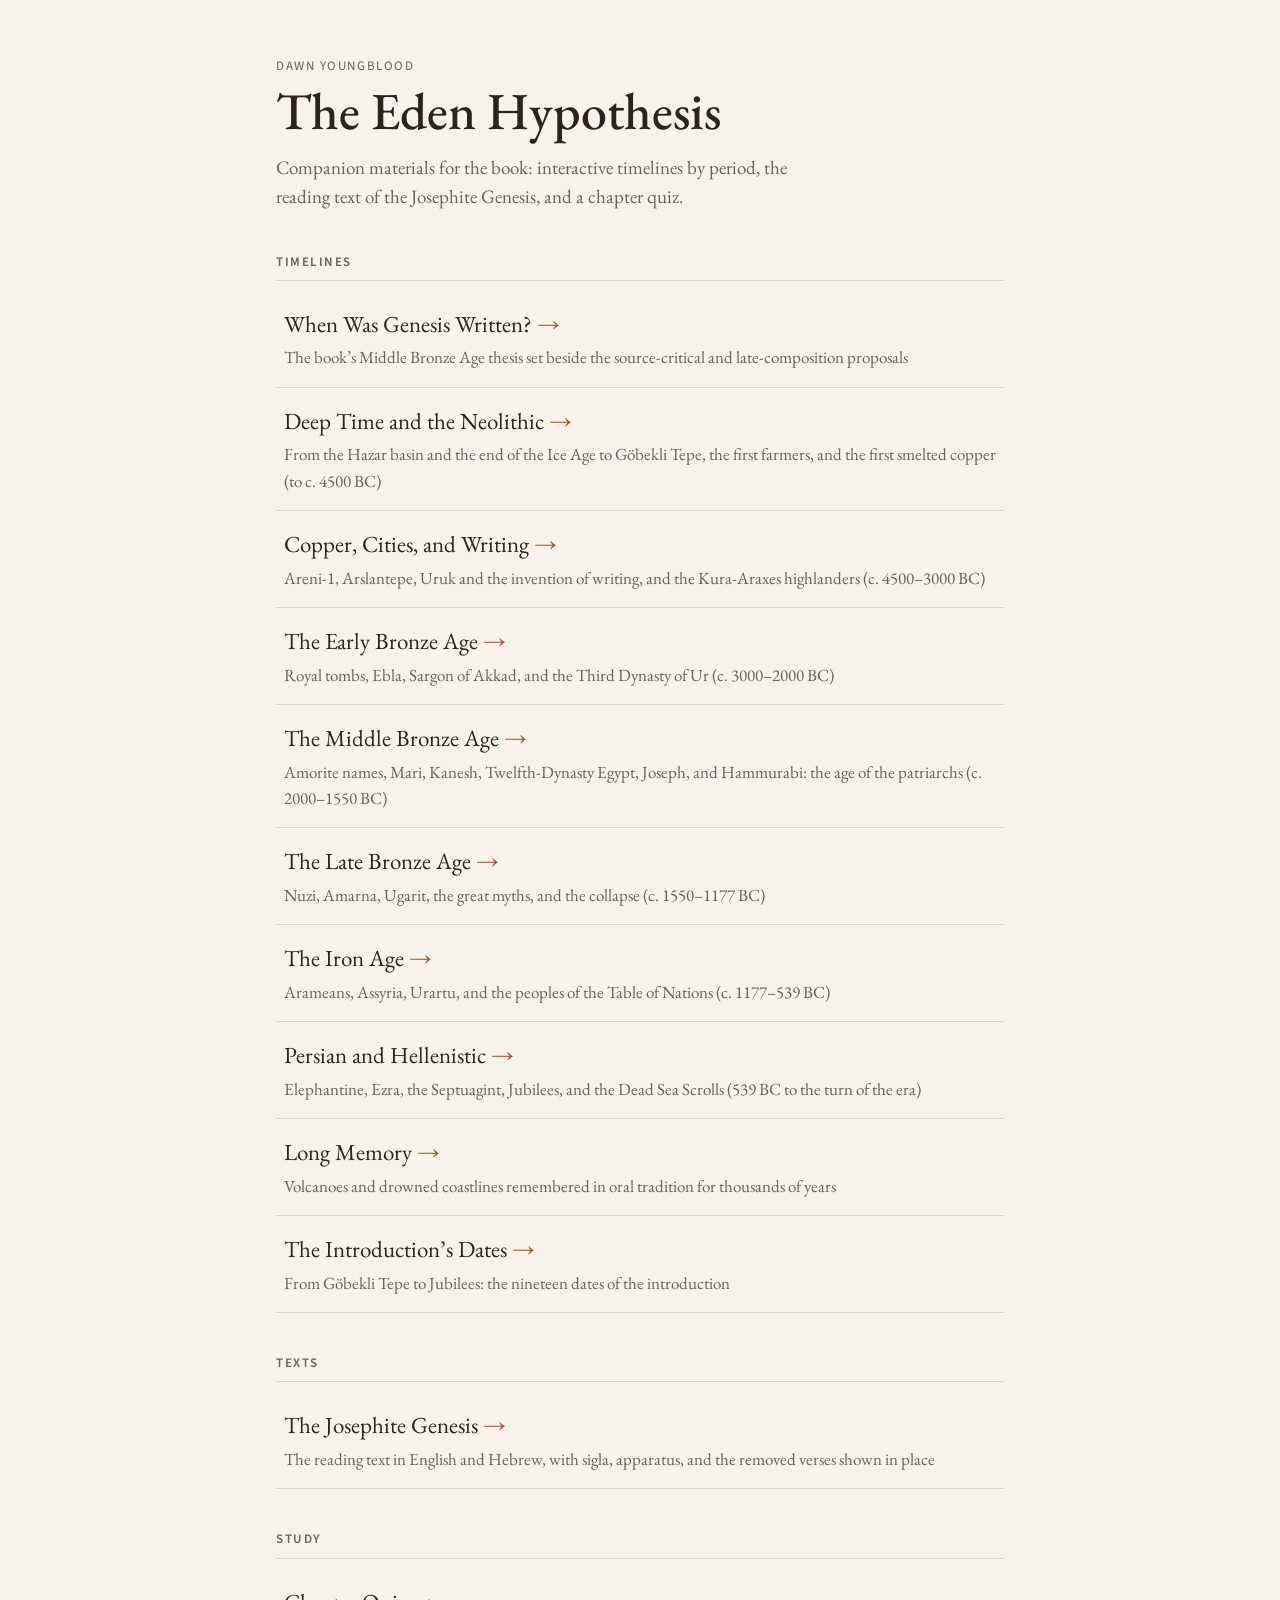
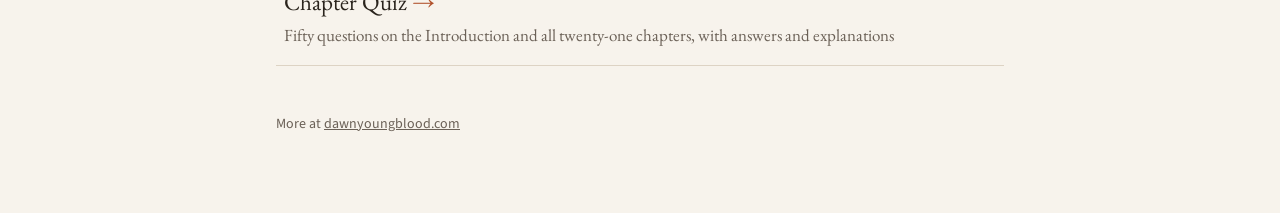
<file: index.html>
<!doctype html>
<html lang="en">
<head>
<meta charset="utf-8">
<meta name="viewport" content="width=device-width, initial-scale=1">
<title>The Eden Hypothesis</title>
<meta name="description" content="Companion materials for The Eden Hypothesis by Dawn Youngblood: interactive timelines, the Josephite Genesis reading text, and a chapter quiz.">
<link rel="preconnect" href="https://fonts.googleapis.com">
<link rel="preconnect" href="https://fonts.gstatic.com" crossorigin>
<link href="https://fonts.googleapis.com/css2?family=EB+Garamond:ital,wght@0,400;0,500;1,400&family=Source+Sans+3:wght@400;600&display=swap" rel="stylesheet">
<style>
:root{--bg:#f7f3ec;--surface:#fffdf8;--ink:#2a241d;--muted:#6b6157;--rule:#ddd3c4;--accent:#b0502a;
  --serif:"EB Garamond",Garamond,Georgia,serif;--sans:"Source Sans 3",system-ui,-apple-system,"Segoe UI",sans-serif}
@media (prefers-color-scheme: dark){:root:not([data-theme="light"]){--bg:#1b1815;--surface:#24201c;--ink:#ede6db;--muted:#a99e90;--rule:#3b342d;--accent:#e2865c}}
:root[data-theme="dark"]{--bg:#1b1815;--surface:#24201c;--ink:#ede6db;--muted:#a99e90;--rule:#3b342d;--accent:#e2865c}
*{box-sizing:border-box}
body{margin:0;background:var(--bg);color:var(--ink);font-family:var(--serif);font-size:19px;line-height:1.55;-webkit-font-smoothing:antialiased}
.wrap{max-width:760px;margin:0 auto;padding:56px 16px 64px}
.kicker{font-family:var(--sans);font-size:13px;letter-spacing:.12em;text-transform:uppercase;color:var(--muted);margin:0 0 8px}
h1{font-weight:500;font-size:clamp(36px,6vw,52px);line-height:1.05;margin:0 0 14px}
.lede{color:var(--muted);margin:0 0 40px;max-width:58ch}
h2{font-family:var(--sans);font-size:13px;letter-spacing:.12em;text-transform:uppercase;color:var(--muted);font-weight:600;margin:40px 0 10px;padding-bottom:8px;border-bottom:1px solid var(--rule)}
ul{list-style:none;margin:0;padding:0}
li{border-bottom:1px solid var(--rule)}
a.item{display:block;padding:16px 8px;color:inherit;text-decoration:none;border-radius:6px}
a.item:hover{background:var(--surface)}
a.item:focus-visible{outline:2px solid var(--accent);outline-offset:2px}
.t{font-size:23px;display:block}
.t::after{content:" →";color:var(--accent)}
.d{color:var(--muted);font-size:17px;display:block;margin-top:2px}
footer{margin-top:48px;font-family:var(--sans);font-size:14px;color:var(--muted)}
footer a{color:inherit}
</style>
</head>
<body>
<main class="wrap">
  <p class="kicker">Dawn Youngblood</p>
  <h1>The Eden Hypothesis</h1>
  <p class="lede">Companion materials for the book: interactive timelines by period, the reading text of the Josephite Genesis, and a chapter quiz.</p>

  <h2>Timelines</h2>
  <ul>
    <li><a class="item" href="timelines/genesis-dating.html"><span class="t">When Was Genesis Written?</span>
      <span class="d">The book’s Middle Bronze Age thesis set beside the source-critical and late-composition proposals</span></a></li>
    <li><a class="item" href="timelines/neolithic.html"><span class="t">Deep Time and the Neolithic</span>
      <span class="d">From the Hazar basin and the end of the Ice Age to Göbekli Tepe, the first farmers, and the first smelted copper (to c. 4500 BC)</span></a></li>
    <li><a class="item" href="timelines/chalcolithic.html"><span class="t">Copper, Cities, and Writing</span>
      <span class="d">Areni-1, Arslantepe, Uruk and the invention of writing, and the Kura-Araxes highlanders (c. 4500–3000 BC)</span></a></li>
    <li><a class="item" href="timelines/early-bronze.html"><span class="t">The Early Bronze Age</span>
      <span class="d">Royal tombs, Ebla, Sargon of Akkad, and the Third Dynasty of Ur (c. 3000–2000 BC)</span></a></li>
    <li><a class="item" href="timelines/middle-bronze.html"><span class="t">The Middle Bronze Age</span>
      <span class="d">Amorite names, Mari, Kanesh, Twelfth-Dynasty Egypt, Joseph, and Hammurabi: the age of the patriarchs (c. 2000–1550 BC)</span></a></li>
    <li><a class="item" href="timelines/late-bronze.html"><span class="t">The Late Bronze Age</span>
      <span class="d">Nuzi, Amarna, Ugarit, the great myths, and the collapse (c. 1550–1177 BC)</span></a></li>
    <li><a class="item" href="timelines/iron-age.html"><span class="t">The Iron Age</span>
      <span class="d">Arameans, Assyria, Urartu, and the peoples of the Table of Nations (c. 1177–539 BC)</span></a></li>
    <li><a class="item" href="timelines/persian-hellenistic.html"><span class="t">Persian and Hellenistic</span>
      <span class="d">Elephantine, Ezra, the Septuagint, Jubilees, and the Dead Sea Scrolls (539 BC to the turn of the era)</span></a></li>
    <li><a class="item" href="timelines/long-memory.html"><span class="t">Long Memory</span>
      <span class="d">Volcanoes and drowned coastlines remembered in oral tradition for thousands of years</span></a></li>
    <li><a class="item" href="timelines/introduction.html"><span class="t">The Introduction’s Dates</span>
      <span class="d">From Göbekli Tepe to Jubilees: the nineteen dates of the introduction</span></a></li>
  </ul>

  <h2>Texts</h2>
  <ul>
    <li><a class="item" href="josephite-genesis/"><span class="t">The Josephite Genesis</span>
      <span class="d">The reading text in English and Hebrew, with sigla, apparatus, and the removed verses shown in place</span></a></li>
  </ul>

  <h2>Study</h2>
  <ul>
    <li><a class="item" href="quiz/"><span class="t">Chapter Quiz</span>
      <span class="d">Fifty questions on the Introduction and all twenty-one chapters, with answers and explanations</span></a></li>
  </ul>

  <footer><p>More at <a href="https://dawnyoungblood.com">dawnyoungblood.com</a></p></footer>
</main>
</body>
</html>
</file>
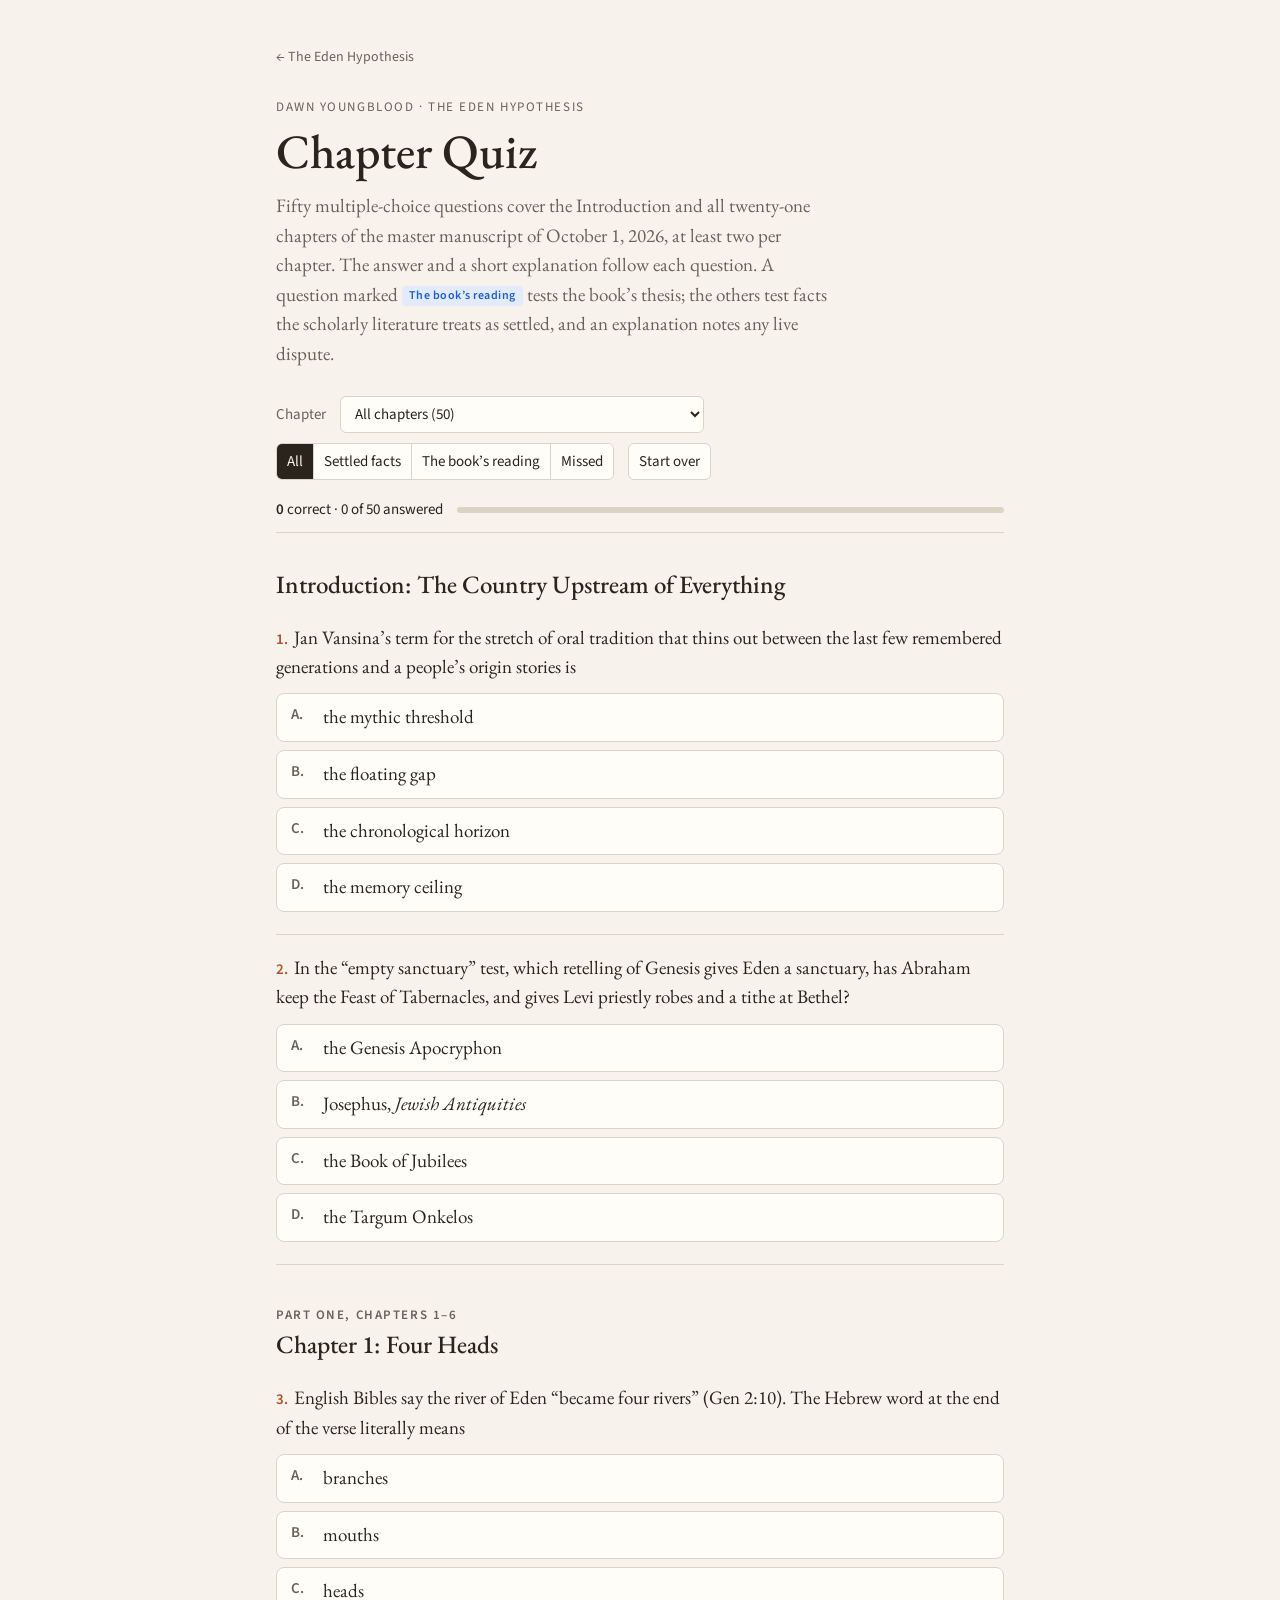
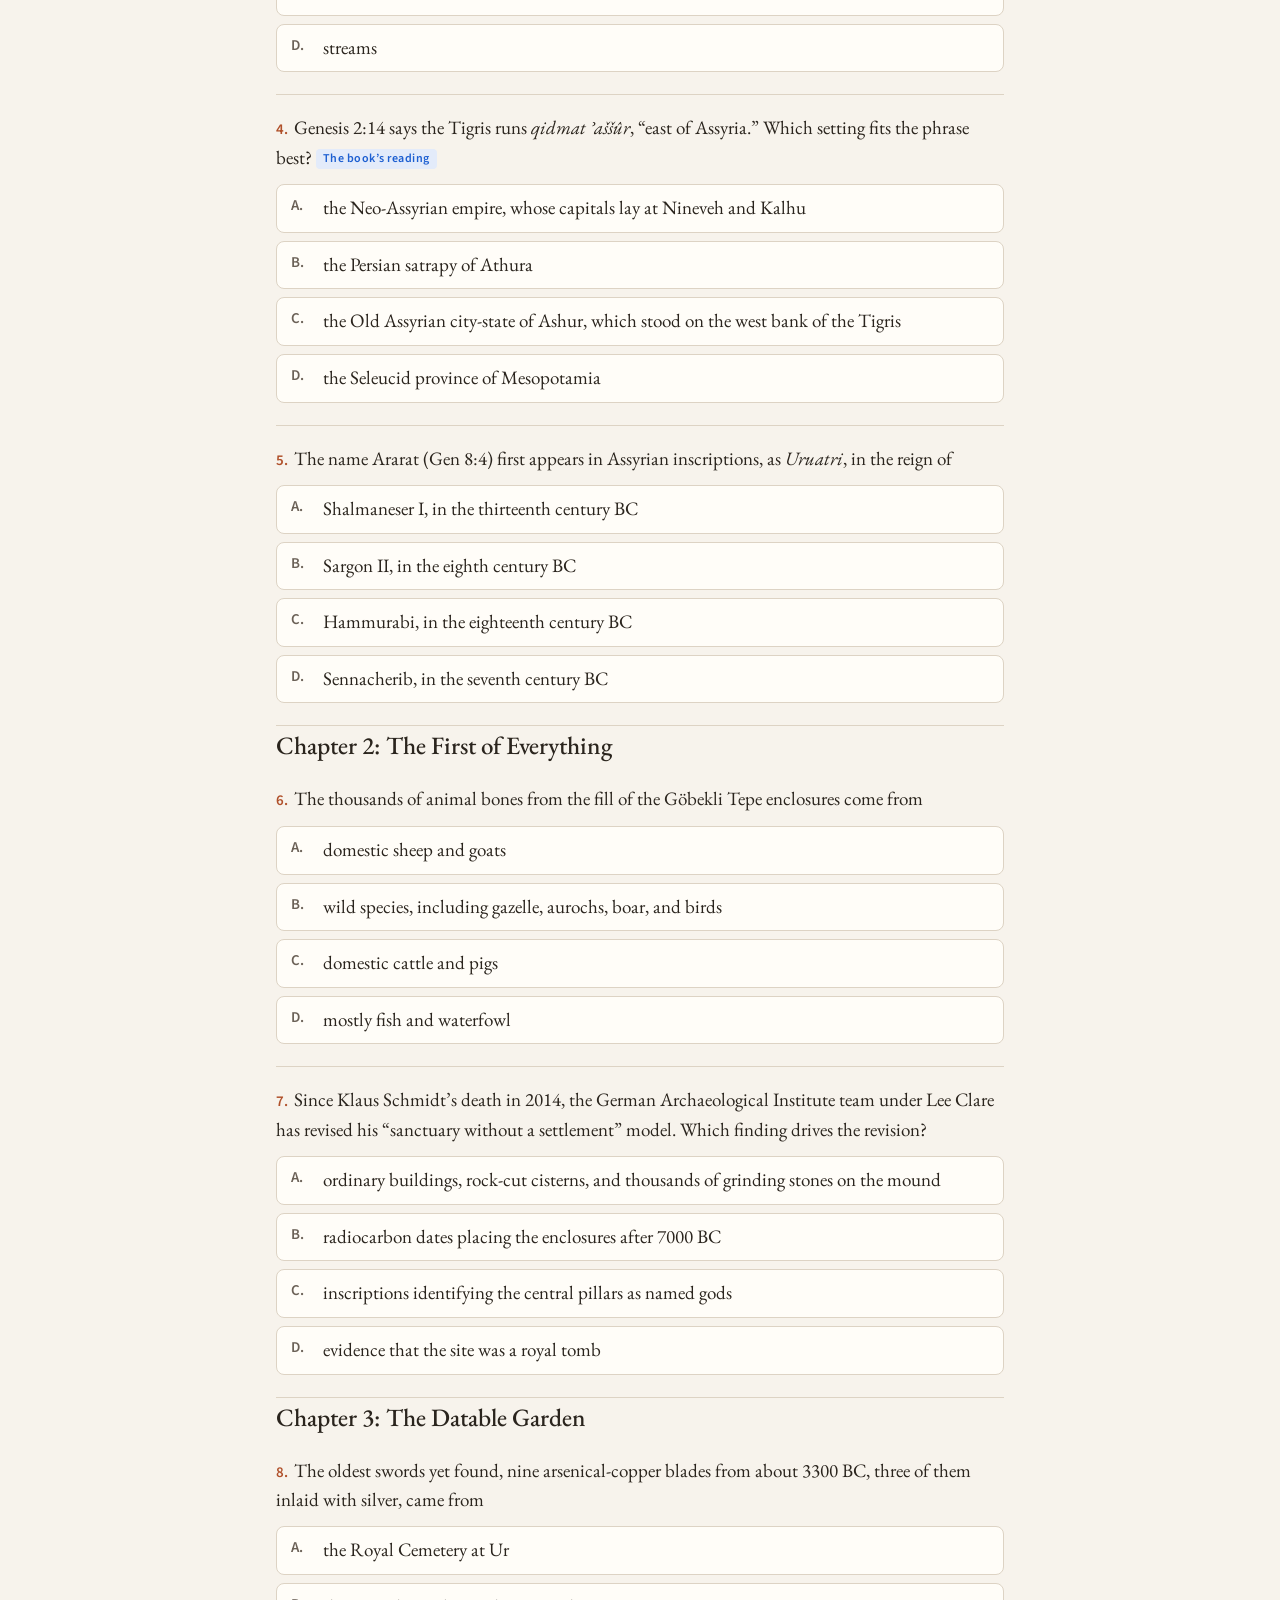
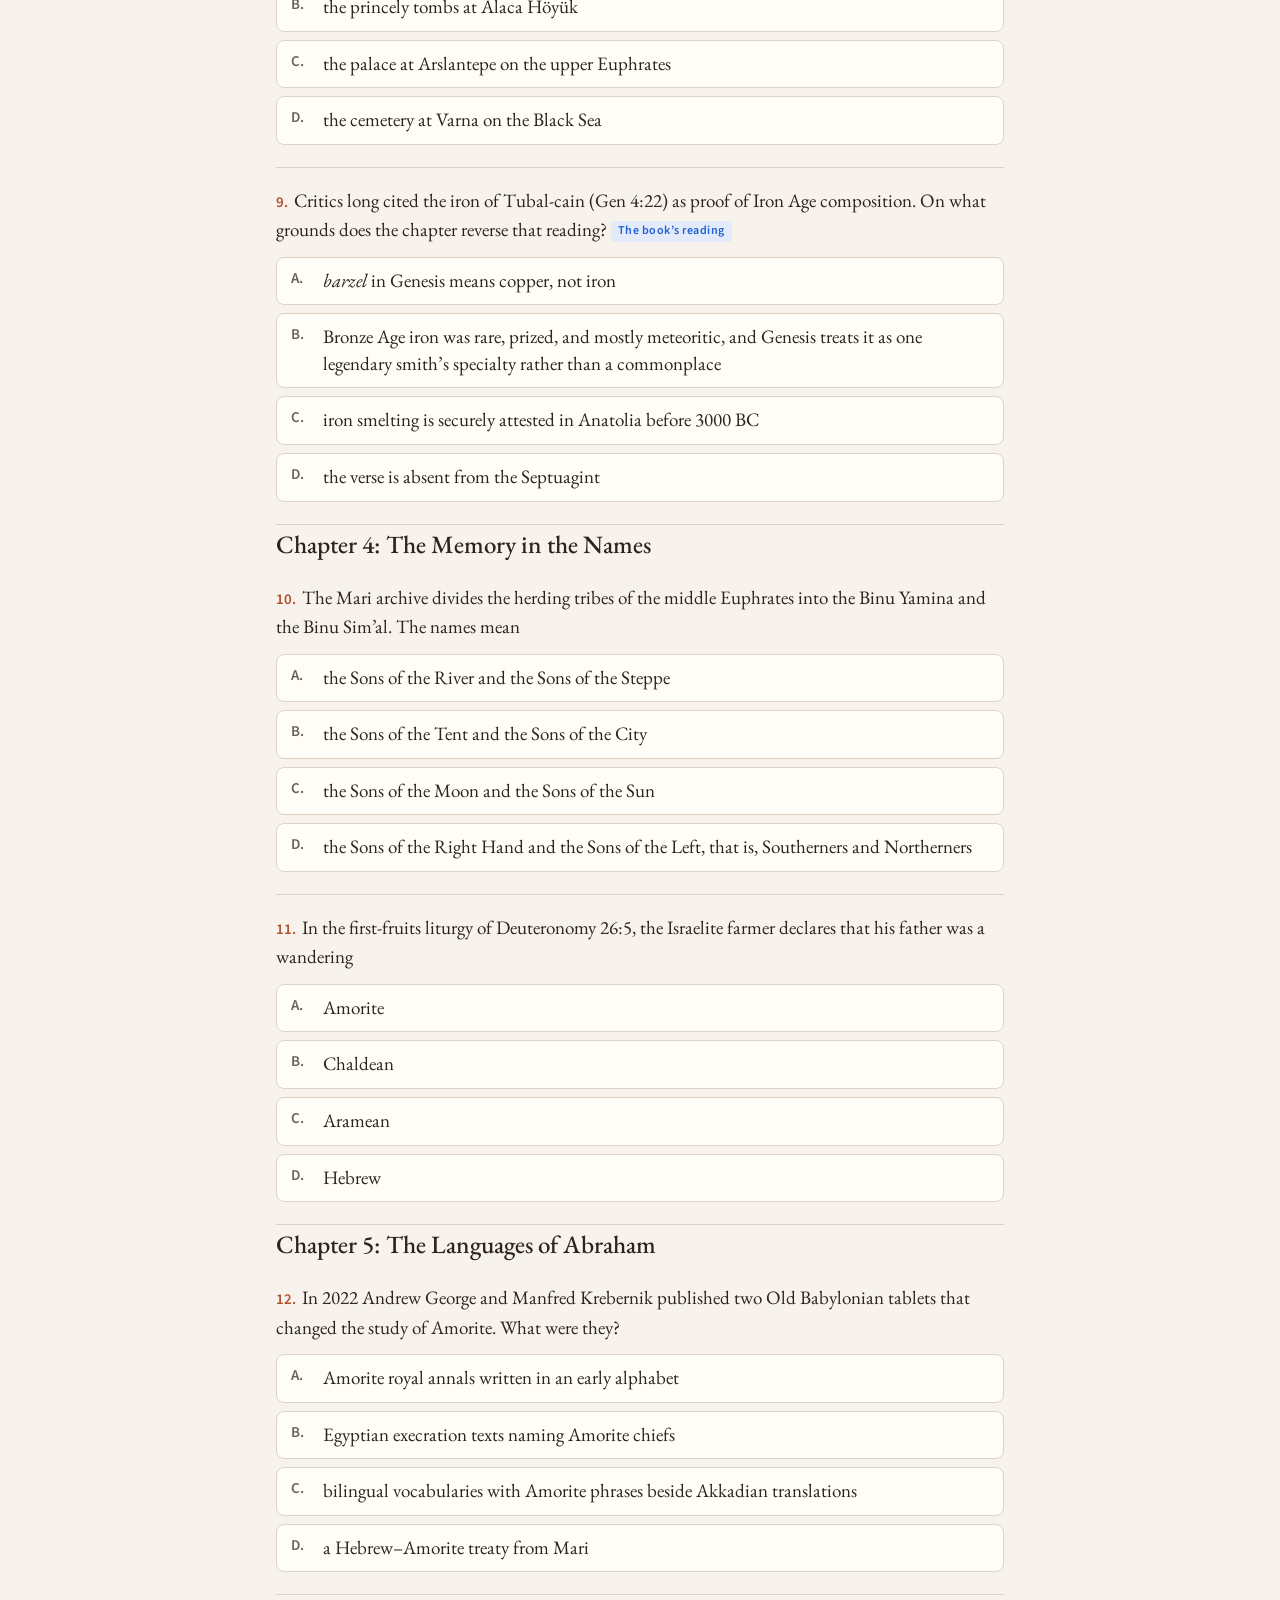
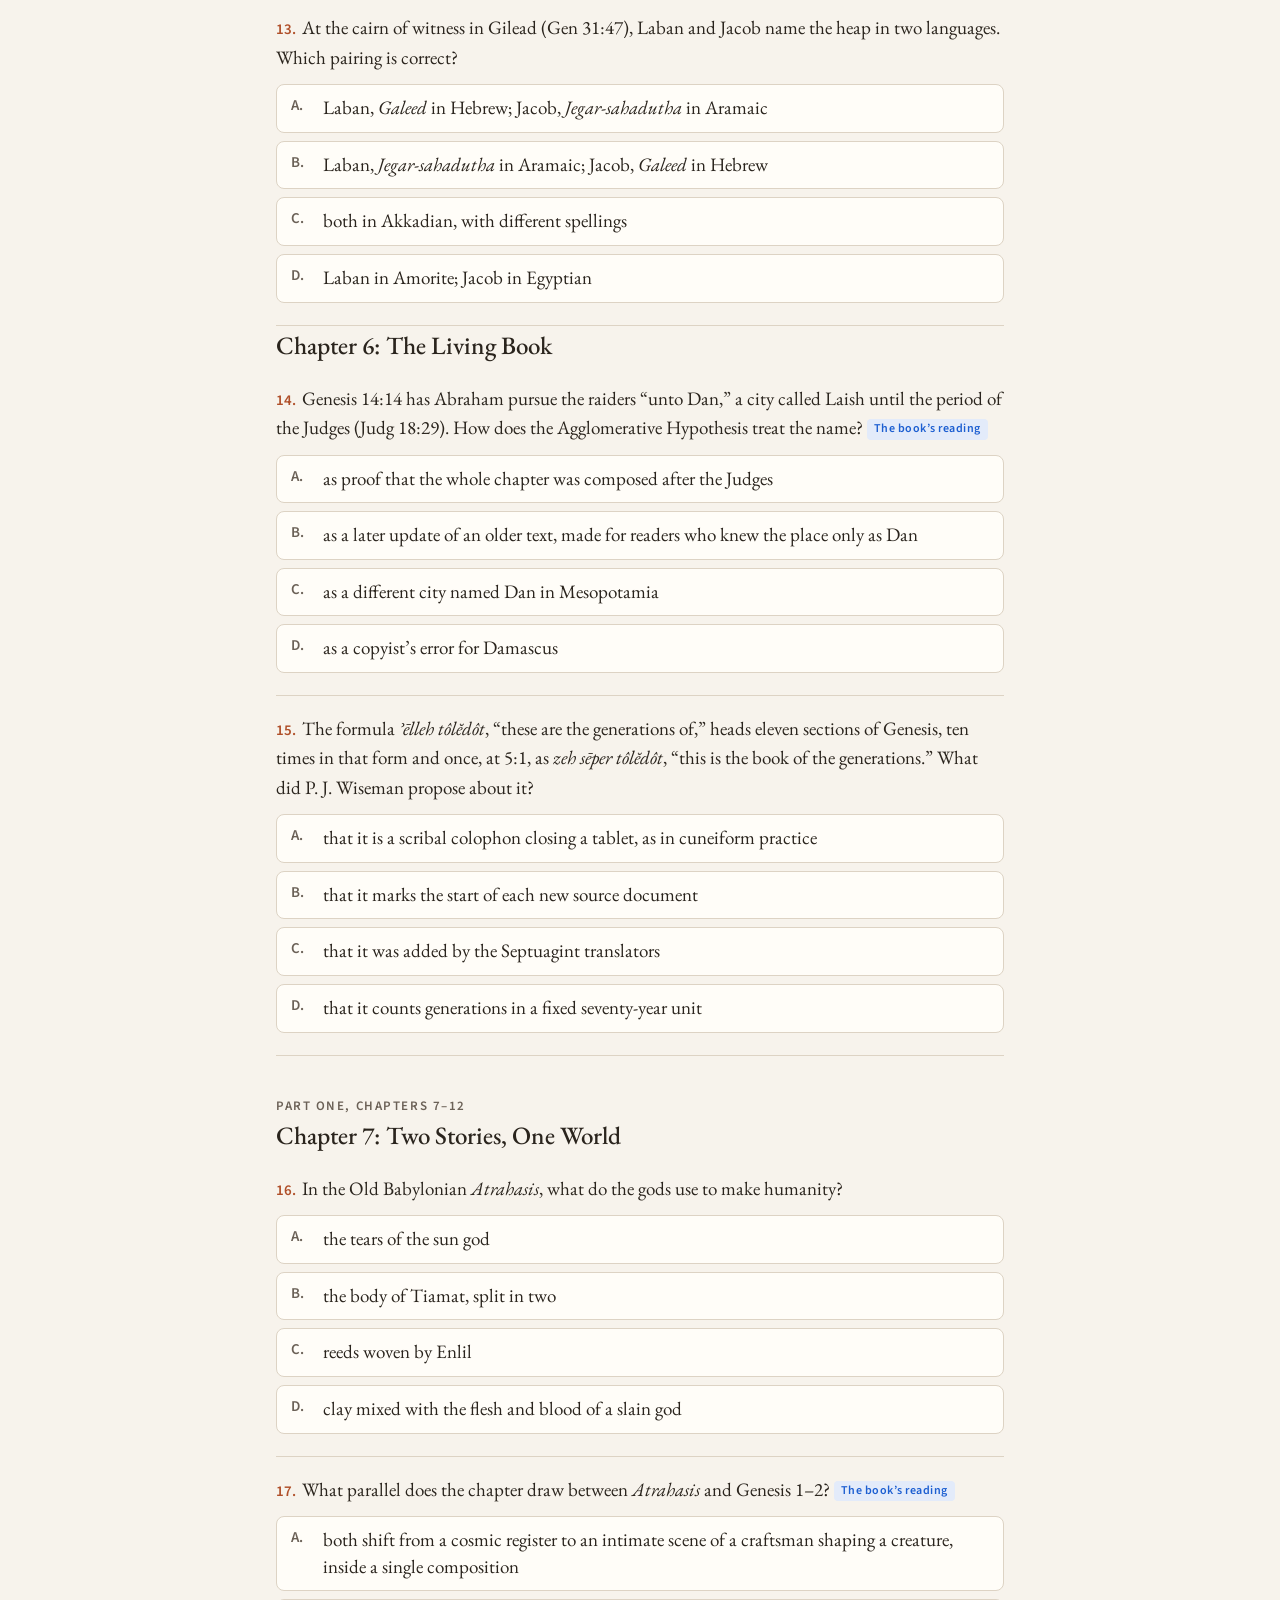
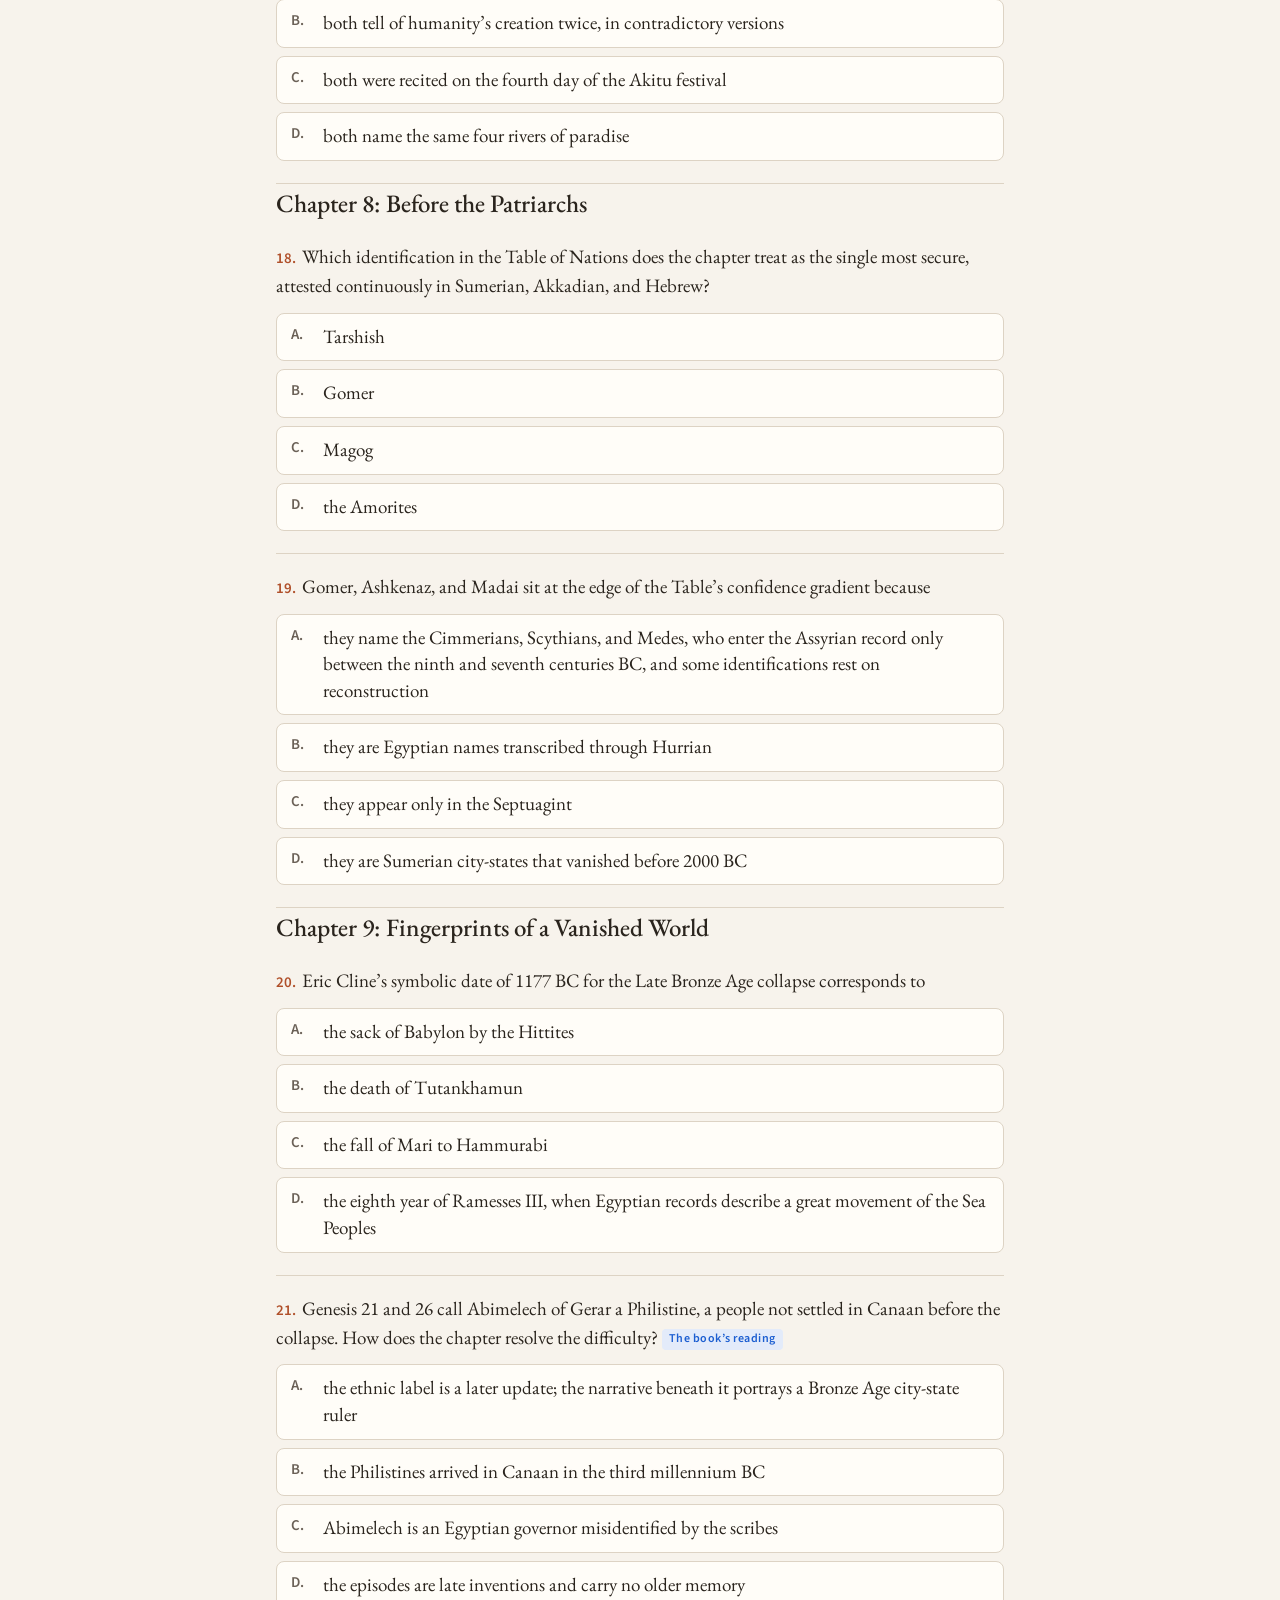
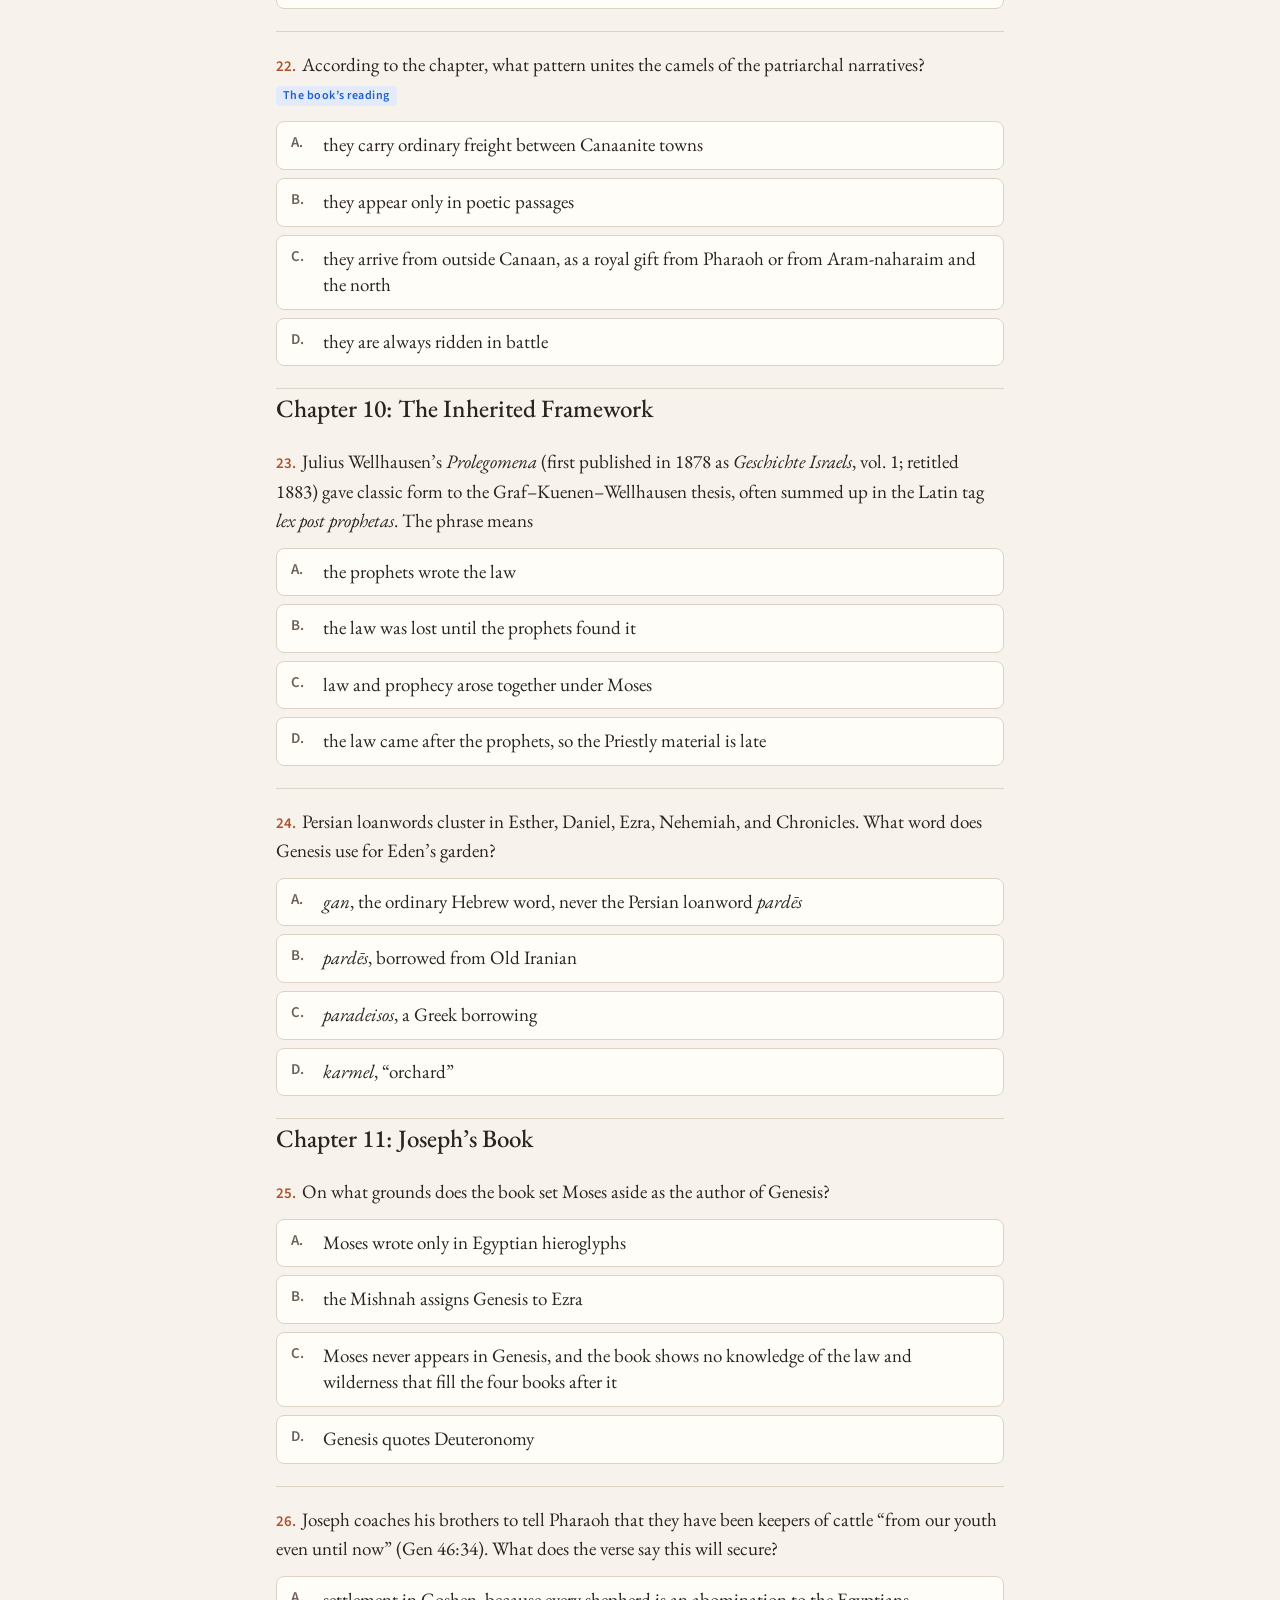
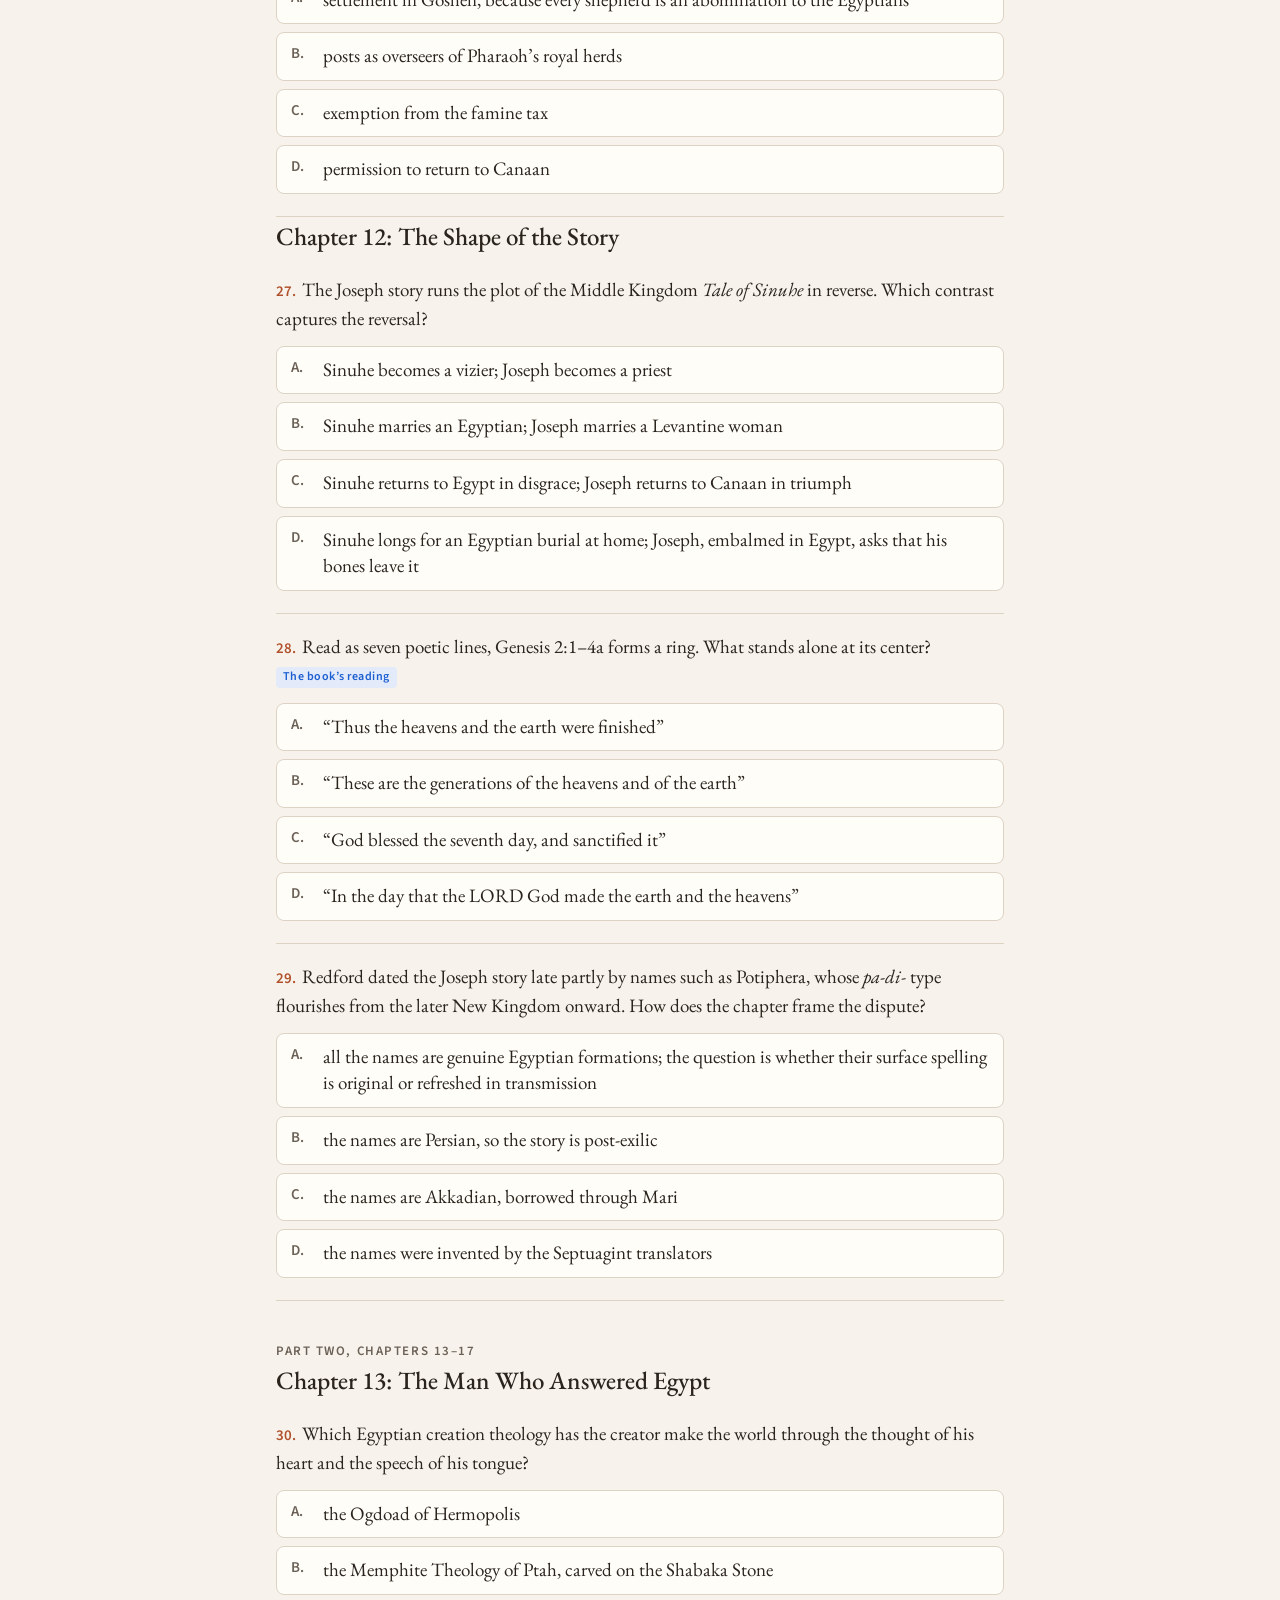
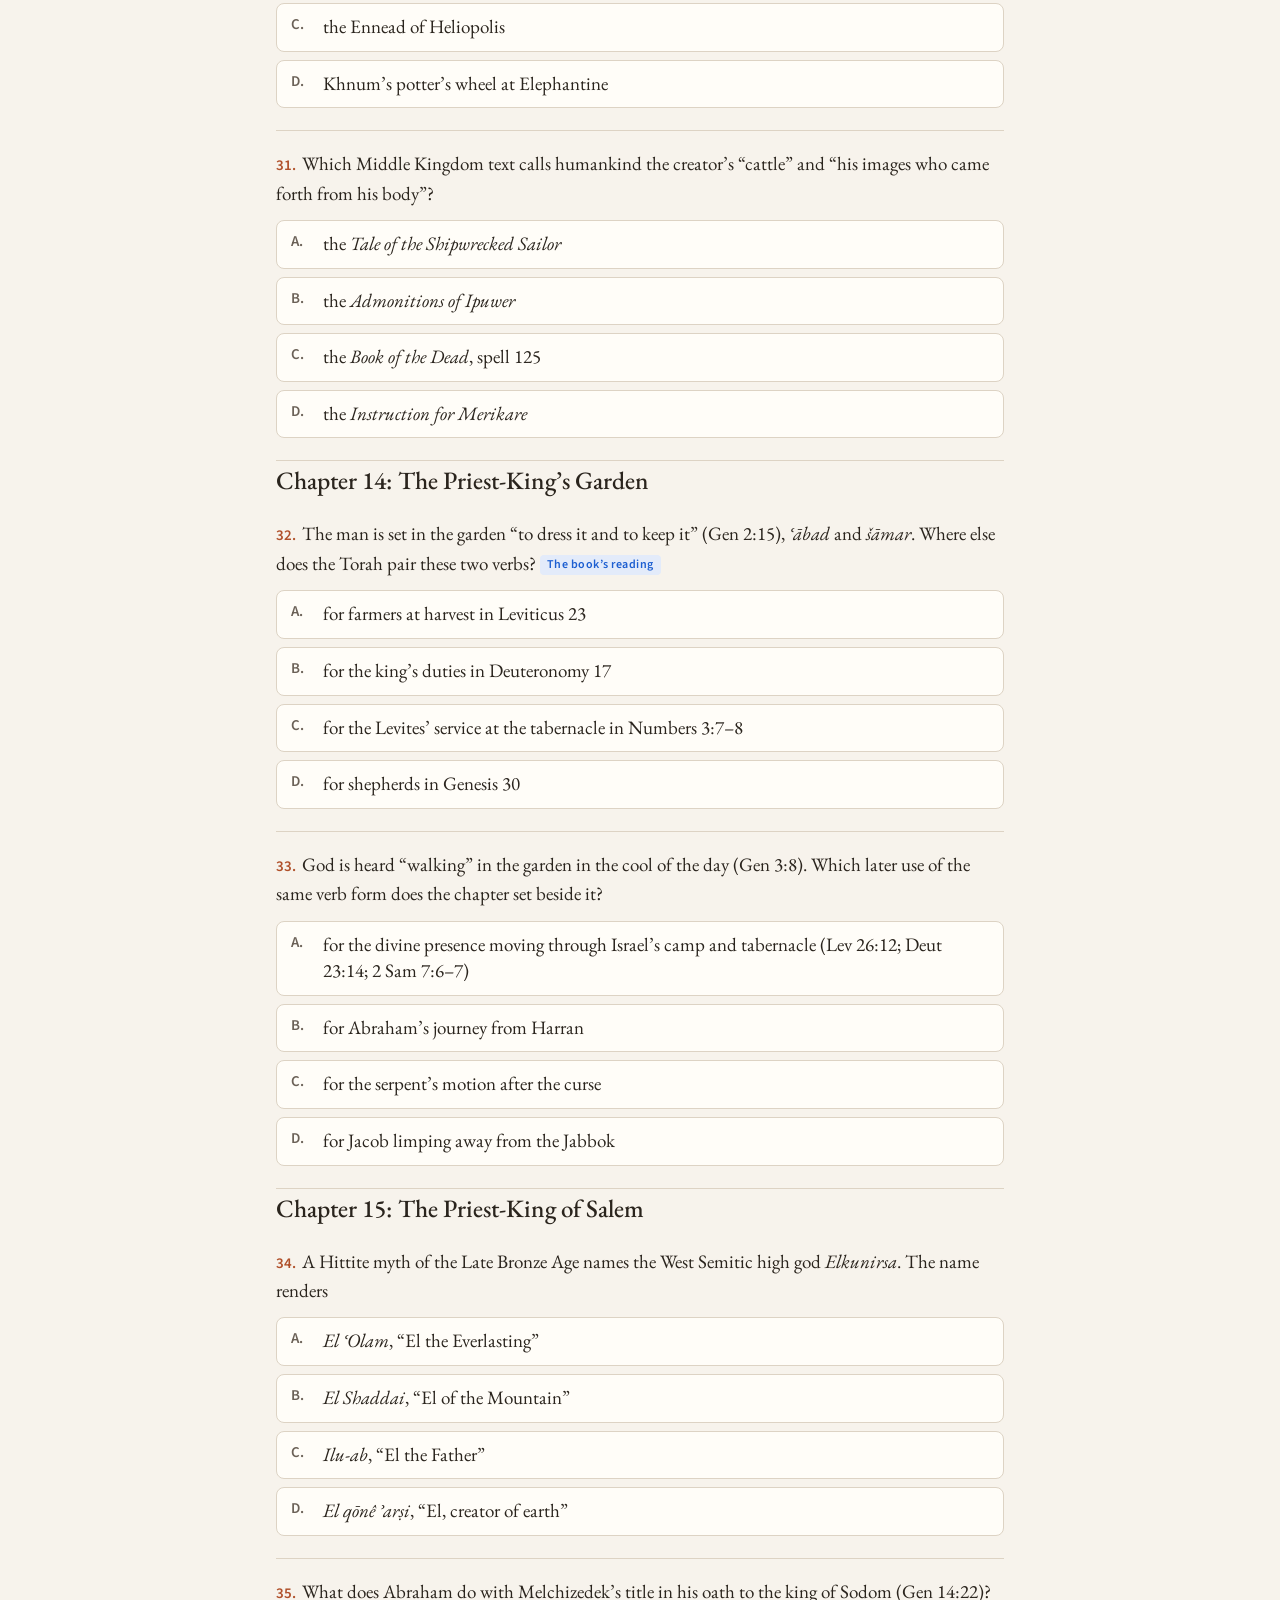
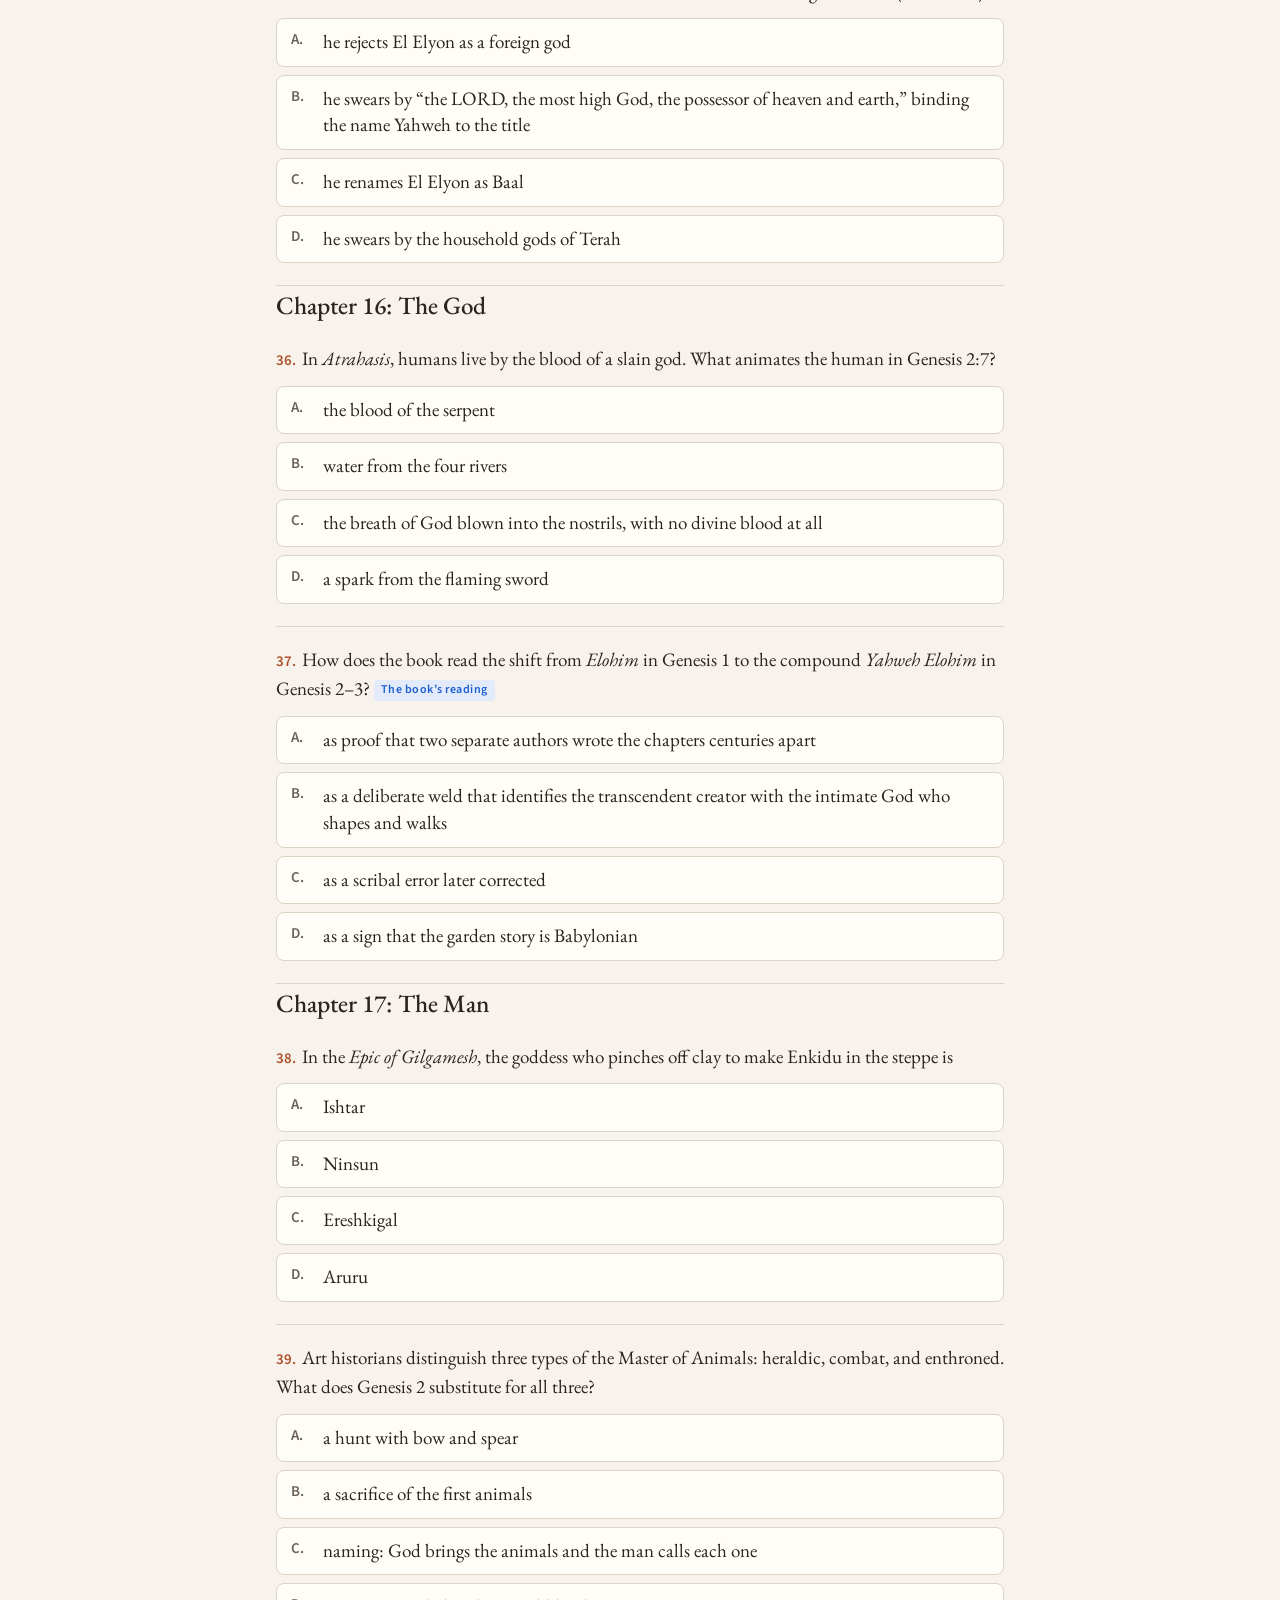
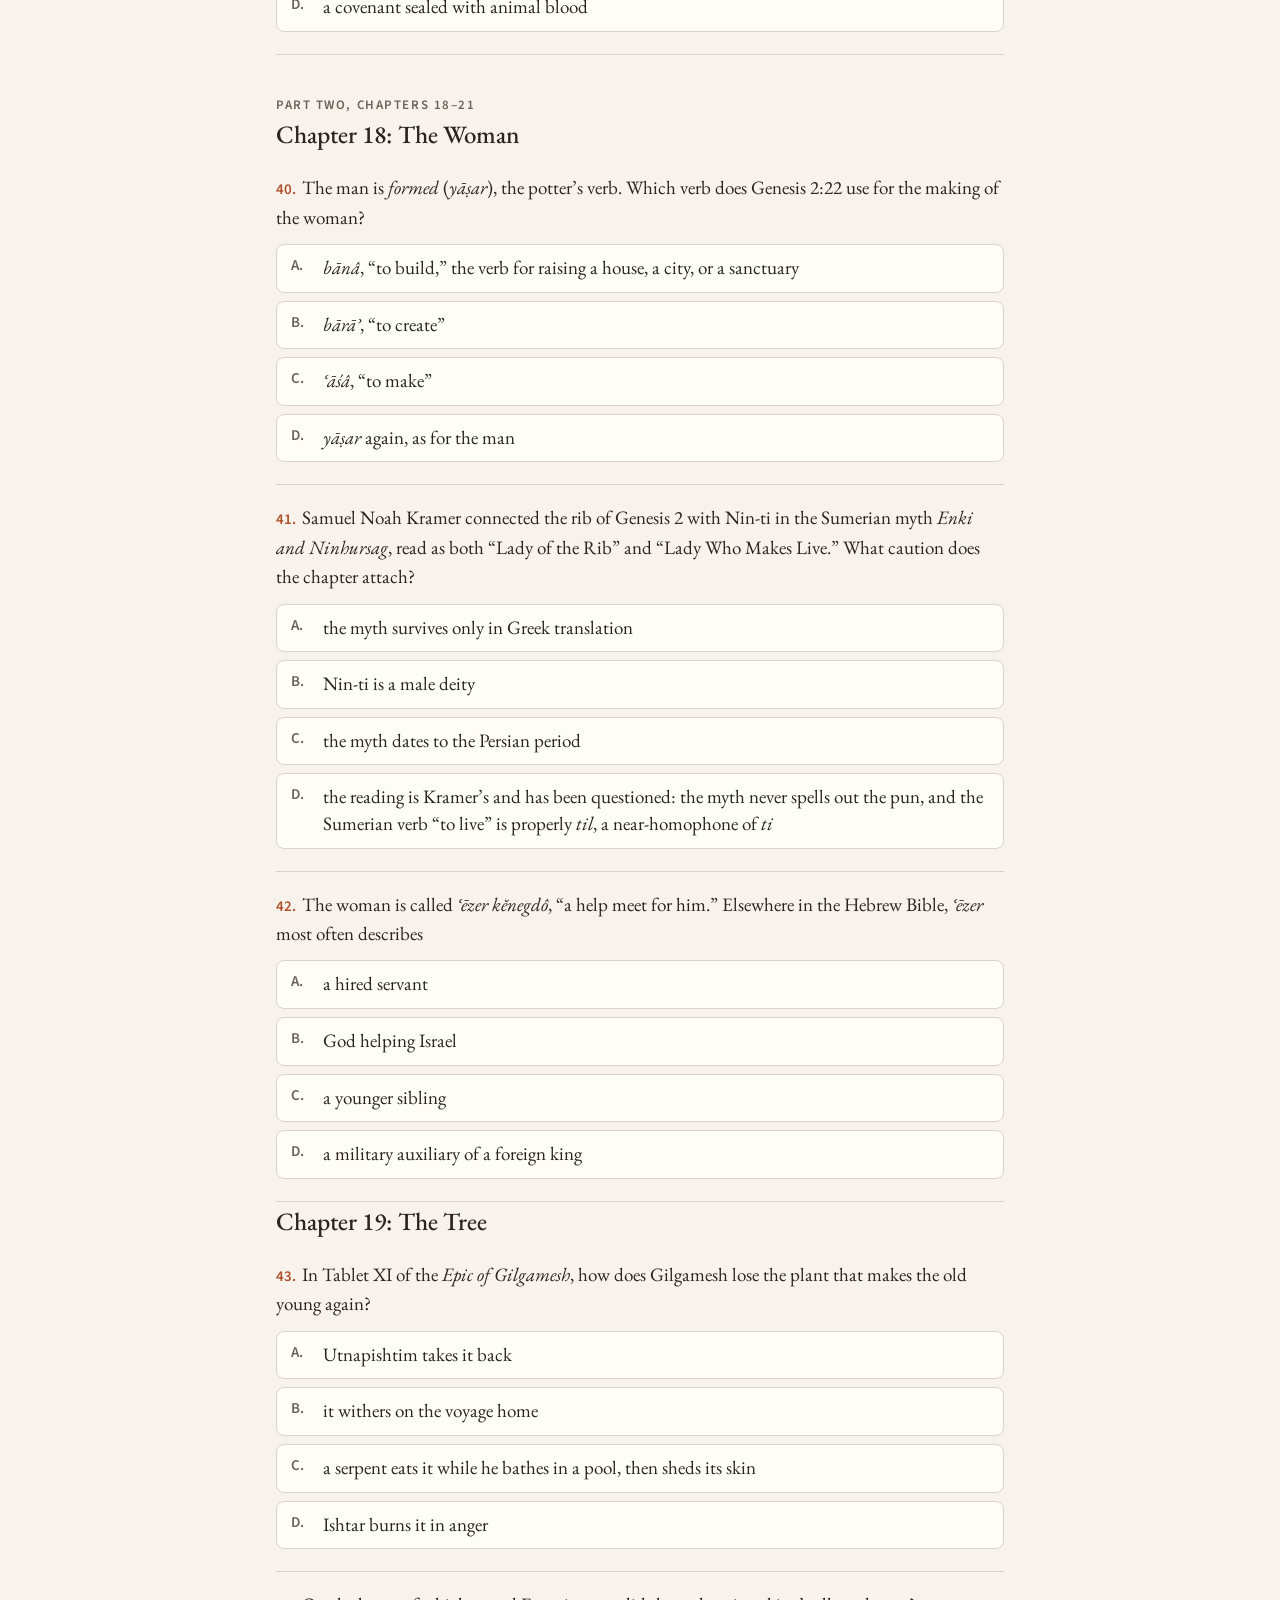
<file: quiz/index.html>
<!doctype html>
<html lang="en">
<head>
<meta charset="utf-8">
<meta name="viewport" content="width=device-width, initial-scale=1">
<title>Eden Hypothesis Quiz</title>
<meta name="description" content="Fifty multiple-choice questions on the Introduction and all twenty-one chapters of The Eden Hypothesis by Dawn Youngblood, with answers and explanations.">
<link rel="preconnect" href="https://fonts.googleapis.com">
<link rel="preconnect" href="https://fonts.gstatic.com" crossorigin>
<link href="https://fonts.googleapis.com/css2?family=EB+Garamond:ital,wght@0,400;0,500;0,600;1,400&family=Source+Sans+3:wght@400;600&display=swap" rel="stylesheet">
<style>
:root{--bg:#f7f3ec;--surface:#fffdf8;--ink:#2a241d;--muted:#6b6157;--rule:#ddd3c4;--accent:#b0502a;
  --right:#2f6b3a;--right-bg:#e4efdf;--wrong:#a3301f;--wrong-bg:#f6e0d9;--tag:#1d5fd1;--tag-bg:#e3ebfa;
  --serif:"EB Garamond",Garamond,Georgia,serif;--sans:"Source Sans 3",system-ui,-apple-system,"Segoe UI",sans-serif}
@media (prefers-color-scheme: dark){:root:not([data-theme="light"]){--bg:#1b1815;--surface:#24201c;--ink:#ede6db;--muted:#a99e90;--rule:#3b342d;--accent:#e2865c;
  --right:#8fd19b;--right-bg:#22321f;--wrong:#ff9a85;--wrong-bg:#3a221c;--tag:#9dbcff;--tag-bg:#1f2a40}}
:root[data-theme="dark"]{--bg:#1b1815;--surface:#24201c;--ink:#ede6db;--muted:#a99e90;--rule:#3b342d;--accent:#e2865c;
  --right:#8fd19b;--right-bg:#22321f;--wrong:#ff9a85;--wrong-bg:#3a221c;--tag:#9dbcff;--tag-bg:#1f2a40}
*{box-sizing:border-box}
html,body{margin:0}
body{background:var(--bg);color:var(--ink);font-family:var(--serif);font-size:19px;line-height:1.55;-webkit-font-smoothing:antialiased}
.wrap{max-width:760px;margin:0 auto;padding:40px 16px 72px}
.back{font-family:var(--sans);font-size:14px;color:var(--muted);text-decoration:none}
.back:hover{color:var(--accent)}
.kicker{font-family:var(--sans);font-size:13px;letter-spacing:.12em;text-transform:uppercase;color:var(--muted);margin:28px 0 8px}
h1{font-weight:500;font-size:clamp(34px,6vw,48px);line-height:1.08;margin:0 0 14px}
.lede{color:var(--muted);margin:0 0 28px;max-width:62ch}
.tag{display:inline-block;font-family:var(--sans);font-size:12px;font-weight:600;letter-spacing:.04em;color:var(--tag);background:var(--tag-bg);border-radius:4px;padding:1px 7px;vertical-align:2px;white-space:nowrap}

.controls{display:flex;flex-wrap:wrap;gap:10px 14px;align-items:center;font-family:var(--sans);font-size:15px;margin-bottom:8px}
.controls label{color:var(--muted)}
select,.seg button,.btn{font:inherit;color:var(--ink);background:var(--surface);border:1px solid var(--rule);border-radius:6px;padding:6px 10px}
select{max-width:100%;min-width:0}
.seg{display:inline-flex;border:1px solid var(--rule);border-radius:6px;overflow:hidden}
.seg button{border:0;border-radius:0;border-right:1px solid var(--rule);cursor:pointer}
.seg button:last-child{border-right:0}
.seg button[aria-pressed="true"]{background:var(--ink);color:var(--bg)}
.btn{cursor:pointer}
.btn:hover,select:hover{border-color:var(--muted)}
:focus-visible{outline:2px solid var(--accent);outline-offset:2px}

.score{position:sticky;top:0;z-index:5;background:var(--bg);border-bottom:1px solid var(--rule);padding:10px 0 10px;margin-bottom:8px;font-family:var(--sans);font-size:15px;display:flex;gap:14px;align-items:center}
.score .nums{white-space:nowrap}
.score strong{font-weight:600}
.bar{flex:1;height:6px;background:var(--rule);border-radius:3px;overflow:hidden;display:flex}
.bar span{display:block;height:100%}
.bar .r{background:var(--right)}
.bar .w{background:var(--wrong)}

h2{font-family:var(--sans);font-size:13px;letter-spacing:.12em;text-transform:uppercase;color:var(--muted);font-weight:600;margin:40px 0 0}
h3{font-weight:500;font-size:25px;line-height:1.2;margin:4px 0 6px}
.q{padding:18px 0 22px;border-bottom:1px solid var(--rule)}
.q:last-child{border-bottom:0}
.stem{margin:0 0 12px}
.num{font-family:var(--sans);font-weight:600;font-size:15px;color:var(--accent);margin-right:6px}
.opts{list-style:none;margin:0;padding:0;display:grid;gap:8px}
.opt{width:100%;text-align:left;font:inherit;color:inherit;background:var(--surface);border:1px solid var(--rule);border-radius:8px;padding:10px 14px 10px 46px;position:relative;cursor:pointer;line-height:1.4}
.opt:hover:not(:disabled){border-color:var(--muted)}
.opt .l{position:absolute;left:14px;top:10px;font-family:var(--sans);font-weight:600;font-size:15px;color:var(--muted)}
.opt:disabled{cursor:default}
.opt.right{border-color:var(--right);background:var(--right-bg)}
.opt.right .l{color:var(--right)}
.opt.wrong{border-color:var(--wrong);background:var(--wrong-bg)}
.opt.wrong .l{color:var(--wrong)}
.opt.dim{opacity:.6}
.fb{margin:14px 0 0;padding:12px 16px;border-left:3px solid var(--rule);background:var(--surface);border-radius:0 6px 6px 0}
.fb .v{font-family:var(--sans);font-weight:600;font-size:15px;display:block;margin-bottom:2px}
.fb.ok{border-left-color:var(--right)}.fb.ok .v{color:var(--right)}
.fb.no{border-left-color:var(--wrong)}.fb.no .v{color:var(--wrong)}
.empty{color:var(--muted);font-style:italic;margin:32px 0}

.done{margin:40px 0 0;padding:22px 20px;background:var(--surface);border:1px solid var(--rule);border-radius:10px}
.done h3{margin:0 0 6px}
.done p{margin:0 0 14px;color:var(--muted)}
.done .row{display:flex;flex-wrap:wrap;gap:10px;font-family:var(--sans);font-size:15px}
footer{margin-top:48px;font-family:var(--sans);font-size:14px;color:var(--muted)}
footer a{color:inherit}
@media (max-width:520px){
  body{font-size:18px}
  .controls{font-size:14px}
  .seg button{padding:6px 8px}
  .opt{padding-left:40px}.opt .l{left:12px}
}
</style>
</head>
<body>
<main class="wrap">
  <a class="back" href="../">← The Eden Hypothesis</a>
  <p class="kicker">Dawn Youngblood · The Eden Hypothesis</p>
  <h1>Chapter Quiz</h1>
  <p class="lede" id="intro"></p>

  <div class="controls">
    <label for="sec">Chapter</label>
    <select id="sec"></select>
    <div class="seg" role="group" aria-label="Question type">
      <button type="button" data-kind="all" aria-pressed="true">All</button>
      <button type="button" data-kind="fact" aria-pressed="false">Settled facts</button>
      <button type="button" data-kind="reading" aria-pressed="false">The book’s reading</button>
      <button type="button" data-kind="missed" aria-pressed="false">Missed</button>
    </div>
    <button type="button" class="btn" id="reset">Start over</button>
  </div>

  <div class="score" aria-live="polite">
    <span class="nums" id="nums"></span>
    <div class="bar" aria-hidden="true"><span class="r" id="barR"></span><span class="w" id="barW"></span></div>
  </div>

  <div id="list"></div>
  <div id="done"></div>

  <footer><p>Questions follow the master manuscript of October 1, 2026. More at <a href="https://dawnyoungblood.com">dawnyoungblood.com</a></p></footer>
</main>

<script src="data/questions.js"></script>
<script>
(function(){
  var Q = window.QUIZ, KEY = "eden-quiz-answers-v1";
  var answers = load(), filter = {sec: "all", kind: "all"};
  var $ = function(id){ return document.getElementById(id); };

  $("intro").innerHTML = Q.intro.replace(/<em>\(the book.s reading\)<\/em>/,
    '<span class="tag">The book’s reading</span>');

  // Chapter menu, grouped by part
  var sel = $("sec"), groups = {}, opt = document.createElement("option");
  opt.value = "all"; opt.textContent = "All chapters (" + Q.questions.length + ")"; sel.appendChild(opt);
  Q.sections.forEach(function(s, i){
    var g = groups[s.part];
    if(!g){ g = groups[s.part] = document.createElement("optgroup"); g.label = s.part; sel.appendChild(g); }
    var o = document.createElement("option"); o.value = String(i);
    o.textContent = s.chapter.replace(/<[^>]+>/g, ""); g.appendChild(o);
  });

  function load(){ try { return JSON.parse(localStorage.getItem(KEY)) || {}; } catch(e){ return {}; } }
  function save(){ try { localStorage.setItem(KEY, JSON.stringify(answers)); } catch(e){} }

  function visible(){
    return Q.questions.filter(function(q){
      if(filter.sec !== "all" && String(q.section) !== filter.sec) return false;
      if(filter.kind === "fact") return !q.reading;
      if(filter.kind === "reading") return q.reading;
      if(filter.kind === "missed") return q.n in answers && answers[q.n] !== q.answer;
      return true;
    });
  }

  function render(){
    var list = $("list"), qs = visible(), lastSec = -1, lastPart = null;
    list.innerHTML = "";
    if(!qs.length){
      list.innerHTML = '<p class="empty">' + (filter.kind === "missed"
        ? "No missed questions here. Answer some first, or try another chapter."
        : "No questions match this filter.") + "</p>";
    }
    qs.forEach(function(q){
      var s = Q.sections[q.section];
      if(q.section !== lastSec){
        if(s.part !== lastPart && s.part !== "Introduction"){
          var h2 = document.createElement("h2"); h2.textContent = s.part; list.appendChild(h2); lastPart = s.part;
        } else if(s.part === "Introduction"){ lastPart = s.part; }
        var h3 = document.createElement("h3"); h3.innerHTML = s.chapter;
        if(s.part === "Introduction") h3.style.marginTop = "36px";
        list.appendChild(h3); lastSec = q.section;
      }
      list.appendChild(card(q));
    });
    tally(qs);
  }

  function card(q){
    var el = document.createElement("section"); el.className = "q"; el.id = "q" + q.n;
    var p = document.createElement("p"); p.className = "stem";
    p.innerHTML = '<span class="num">' + q.n + ".</span>" + q.stem +
      (q.reading ? ' <span class="tag">The book’s reading</span>' : "");
    el.appendChild(p);
    var ul = document.createElement("ul"); ul.className = "opts";
    q.options.forEach(function(text, i){
      var li = document.createElement("li"), b = document.createElement("button");
      b.type = "button"; b.className = "opt";
      b.innerHTML = '<span class="l">' + "ABCD"[i] + ".</span>" + text;
      b.addEventListener("click", function(){ choose(q, i, el); });
      li.appendChild(b); ul.appendChild(li);
    });
    el.appendChild(ul);
    if(q.n in answers) mark(q, el);
    return el;
  }

  function choose(q, i, el){
    if(q.n in answers) return;
    answers[q.n] = i; save(); mark(q, el);
    tally(visible());
  }

  function mark(q, el){
    var pick = answers[q.n], ok = pick === q.answer;
    el.querySelectorAll(".opt").forEach(function(b, i){
      b.disabled = true;
      if(i === q.answer) b.classList.add("right");
      else if(i === pick) b.classList.add("wrong");
      else b.classList.add("dim");
      if(i === pick) b.setAttribute("aria-label", "Your answer, " + (ok ? "correct" : "incorrect") + ": " + b.textContent);
    });
    var fb = document.createElement("div"); fb.className = "fb " + (ok ? "ok" : "no"); fb.setAttribute("role", "status");
    fb.innerHTML = '<span class="v">' + (ok ? "Correct." : "Not quite. The answer is " + "ABCD"[q.answer] + ".") +
      "</span>" + q.explanation;
    el.appendChild(fb);
  }

  function tally(qs){
    var scope = filter.kind === "missed" ? Q.questions.filter(function(q){
      return filter.sec === "all" || String(q.section) === filter.sec; }) : qs;
    var n = scope.length, a = 0, r = 0;
    scope.forEach(function(q){ if(q.n in answers){ a++; if(answers[q.n] === q.answer) r++; } });
    $("nums").innerHTML = "<strong>" + r + "</strong> correct · " + a + " of " + n + " answered";
    $("barR").style.width = (n ? 100 * r / n : 0) + "%";
    $("barW").style.width = (n ? 100 * (a - r) / n : 0) + "%";
    var done = $("done");
    done.innerHTML = "";
    if(n && a === n && filter.kind !== "missed"){
      var pct = Math.round(100 * r / n), box = document.createElement("div"); box.className = "done";
      box.innerHTML = "<h3>" + r + " of " + n + " correct (" + pct + "%)</h3><p>" +
        (r === n ? "A clean sweep." : "Review the questions you missed, or start this set again.") + '</p><div class="row"></div>';
      var row = box.querySelector(".row");
      if(r < n) row.appendChild(button("Review missed", function(){ setKind("missed"); }));
      row.appendChild(button("Start this set over", function(){ clear(scope); }));
      done.appendChild(box);
    }
  }

  function button(label, fn){ var b = document.createElement("button"); b.type = "button"; b.className = "btn"; b.textContent = label; b.addEventListener("click", fn); return b; }
  function clear(qs){ qs.forEach(function(q){ delete answers[q.n]; }); save(); if(filter.kind === "missed") setKind("all"); else render(); window.scrollTo({top: 0}); }
  function setKind(k){
    filter.kind = k;
    document.querySelectorAll(".seg button").forEach(function(b){ b.setAttribute("aria-pressed", String(b.dataset.kind === k)); });
    render();
  }

  sel.addEventListener("change", function(){ filter.sec = sel.value; render(); });
  document.querySelectorAll(".seg button").forEach(function(b){ b.addEventListener("click", function(){ setKind(b.dataset.kind); }); });
  $("reset").addEventListener("click", function(){
    if(confirm("Clear all your answers and start over?")){ answers = {}; save(); setKind("all"); window.scrollTo({top: 0}); }
  });

  render();
})();
</script>
</body>
</html>
</file>
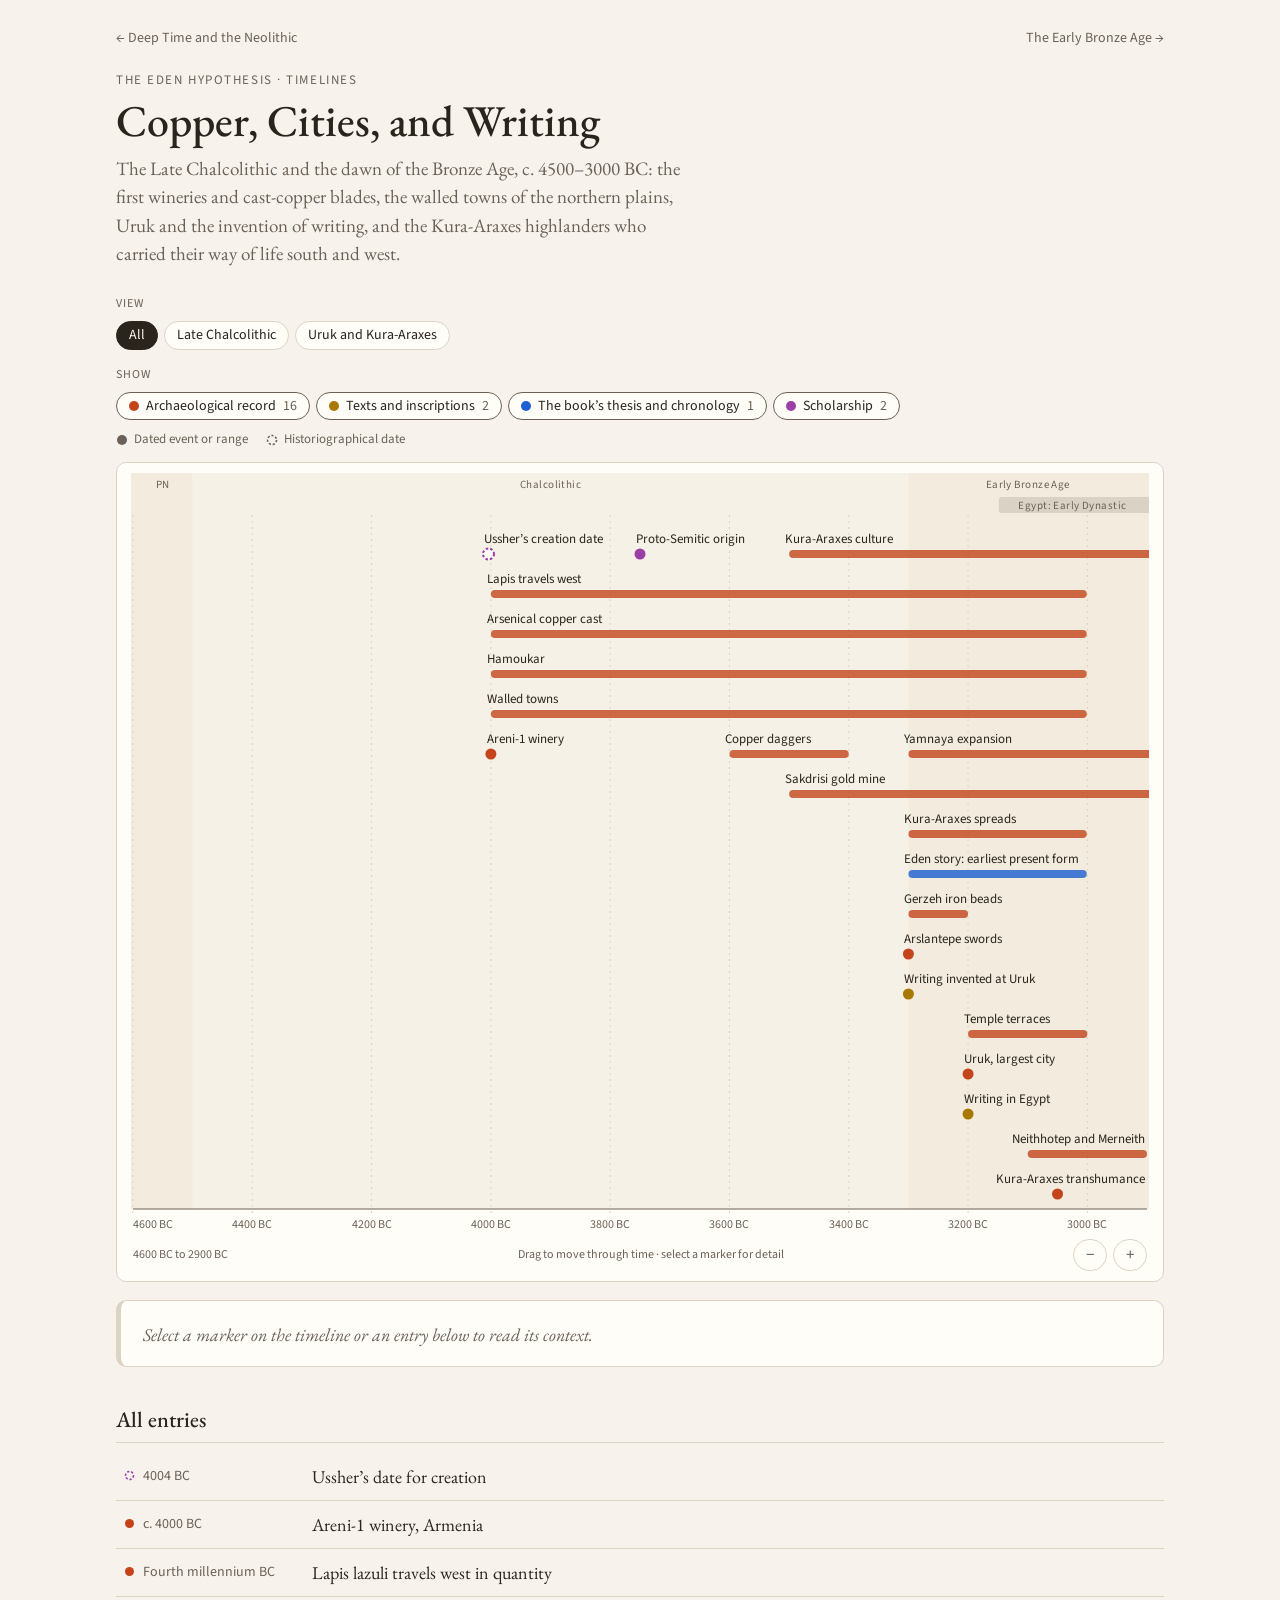
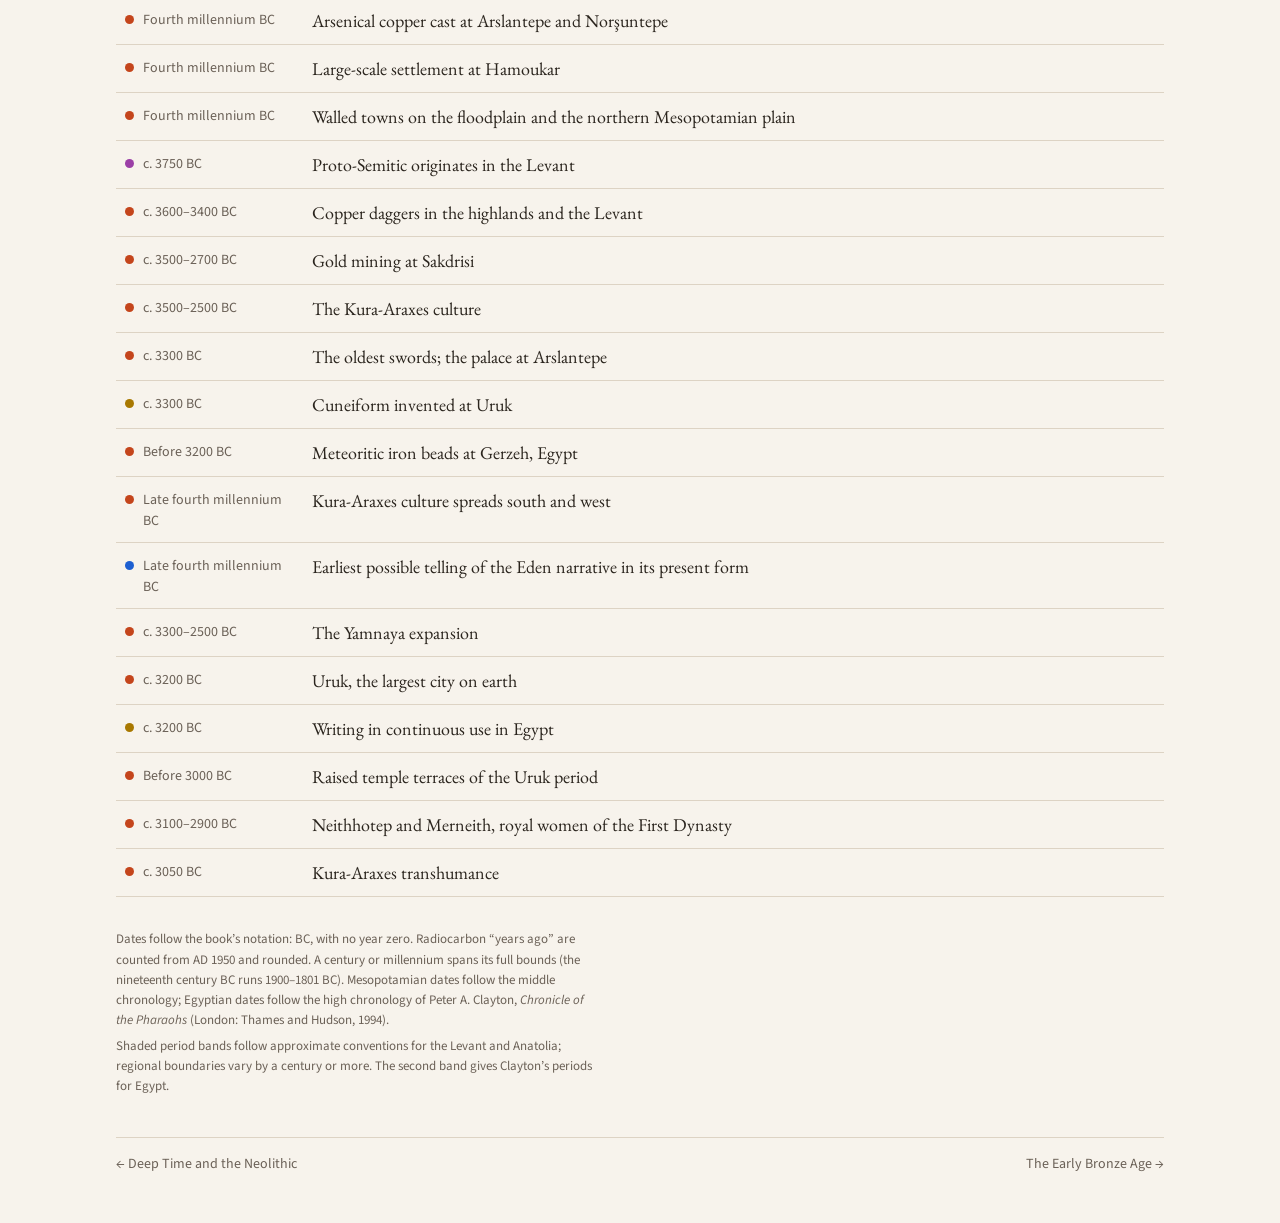
<file: timelines/chalcolithic.html>
<!doctype html>
<html lang="en">
<head>
<meta charset="utf-8">
<meta name="viewport" content="width=device-width, initial-scale=1">
<title>Copper, Cities, and Writing</title>
<meta name="description" content="Interactive timeline for The Eden Hypothesis: the Late Chalcolithic and the dawn of the Bronze Age, c. 4500–3000 BC.">
<link rel="preconnect" href="https://fonts.googleapis.com">
<link rel="preconnect" href="https://fonts.gstatic.com" crossorigin>
<link href="https://fonts.googleapis.com/css2?family=EB+Garamond:ital,wght@0,400;0,500;0,600;1,400&family=Source+Sans+3:wght@400;600&display=swap" rel="stylesheet">
<link rel="stylesheet" href="assets/timeline.css">
</head>
<body>
<div class="wrap" id="app"><noscript>This interactive timeline needs JavaScript.</noscript></div>
<script src="data/chalcolithic.js"></script>
<script src="assets/timeline.js"></script>
</body>
</html>
</file>
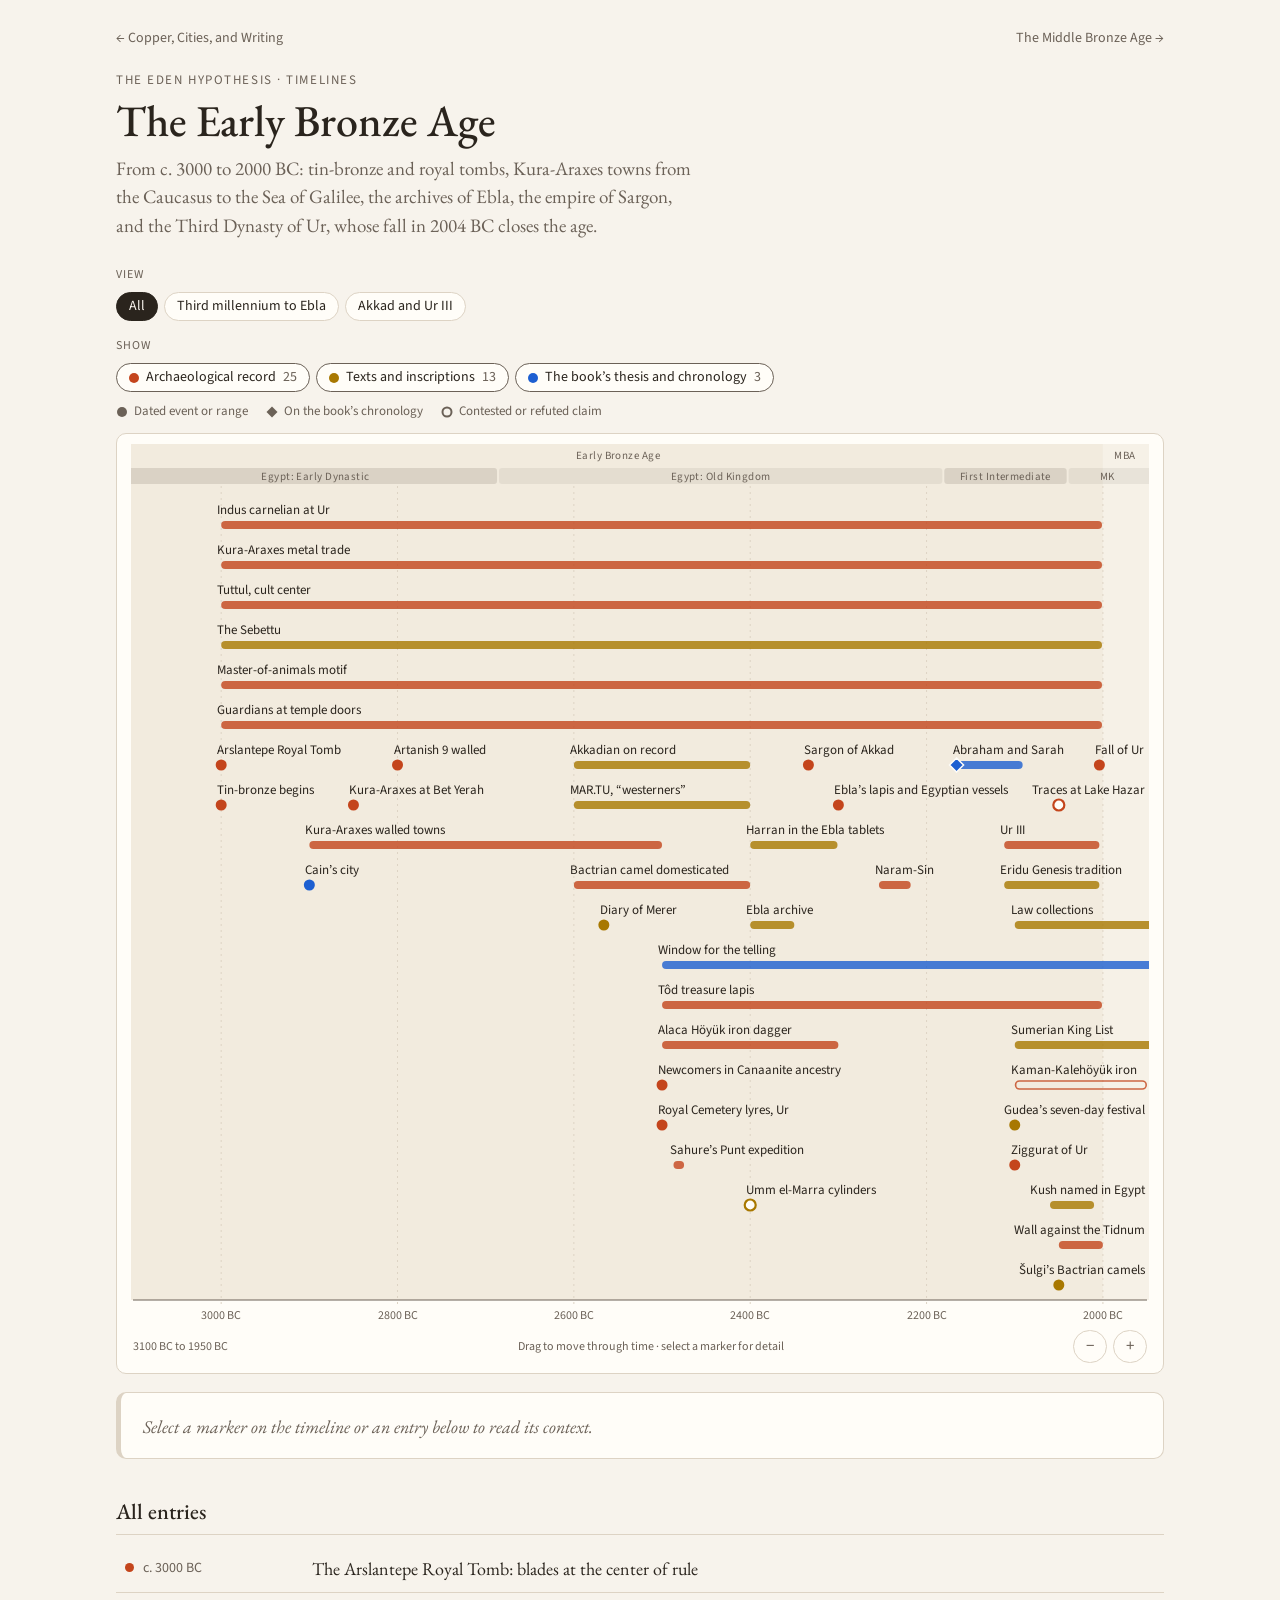
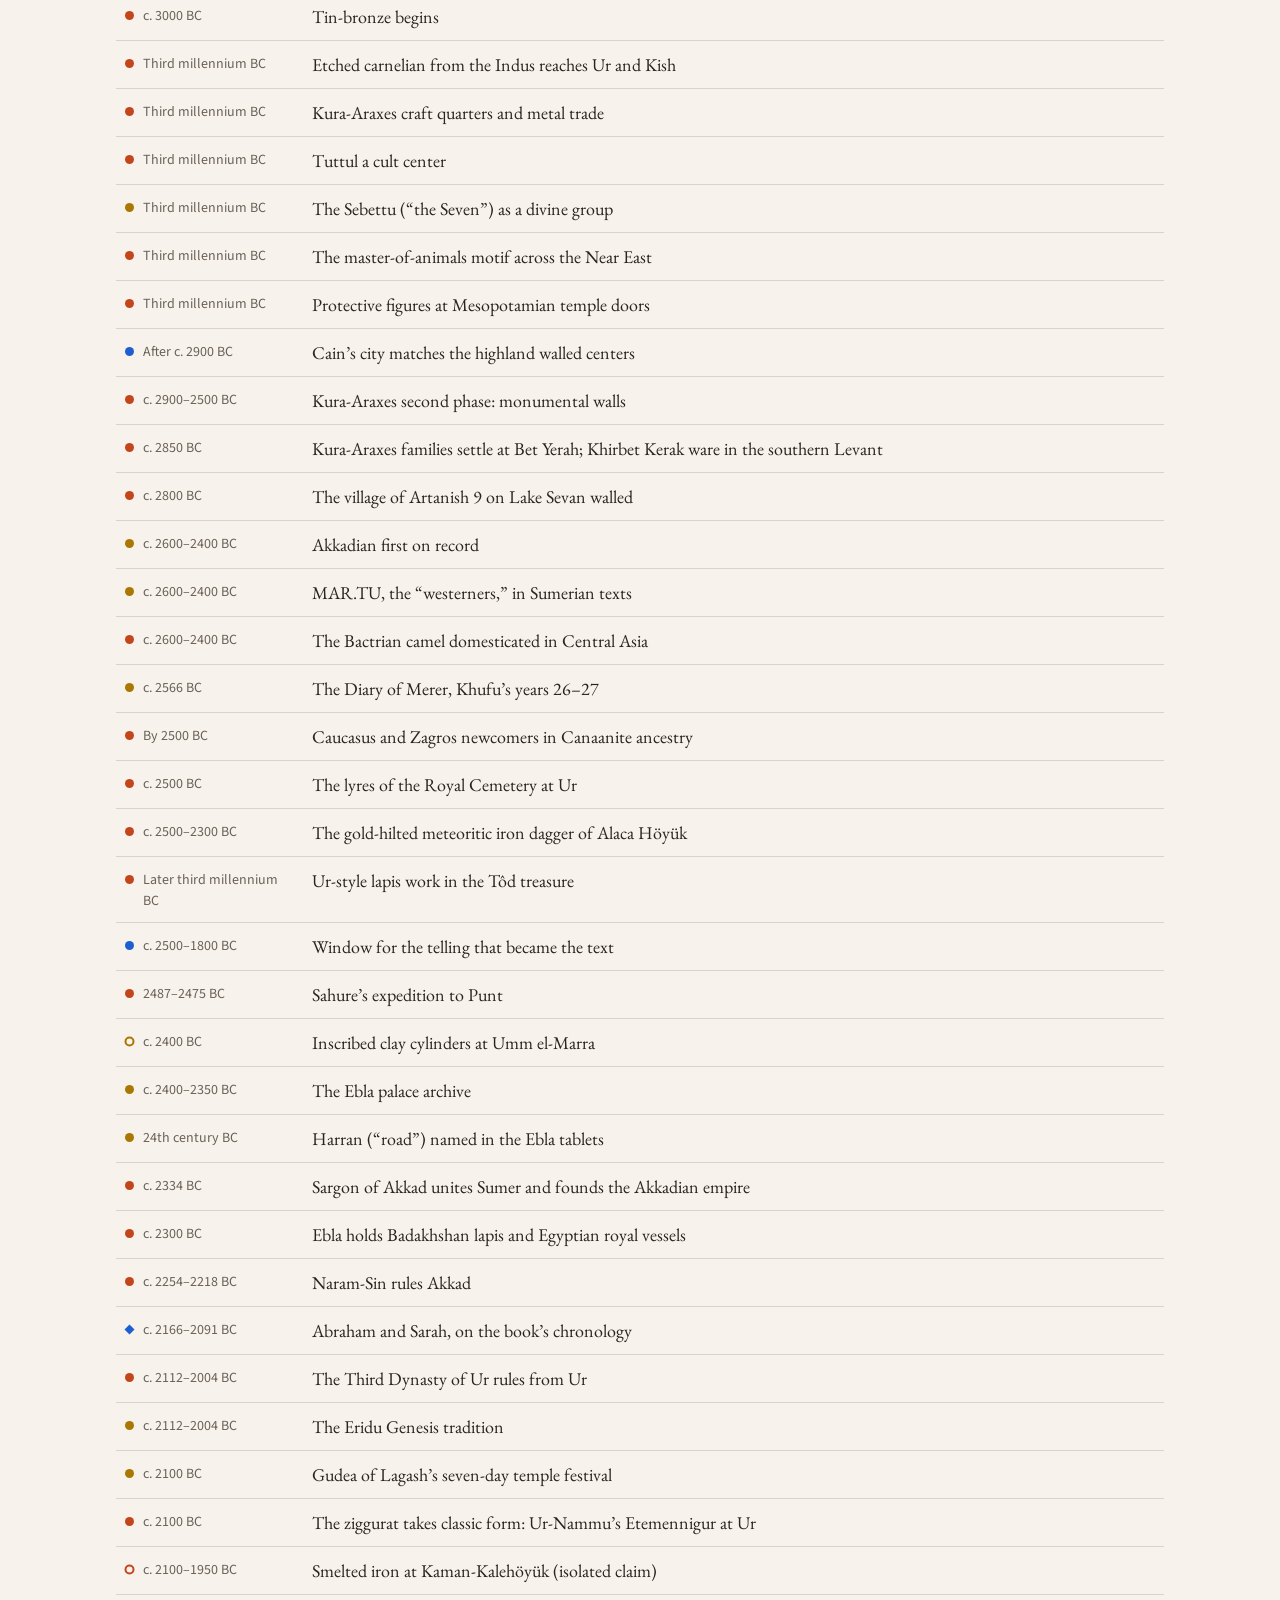
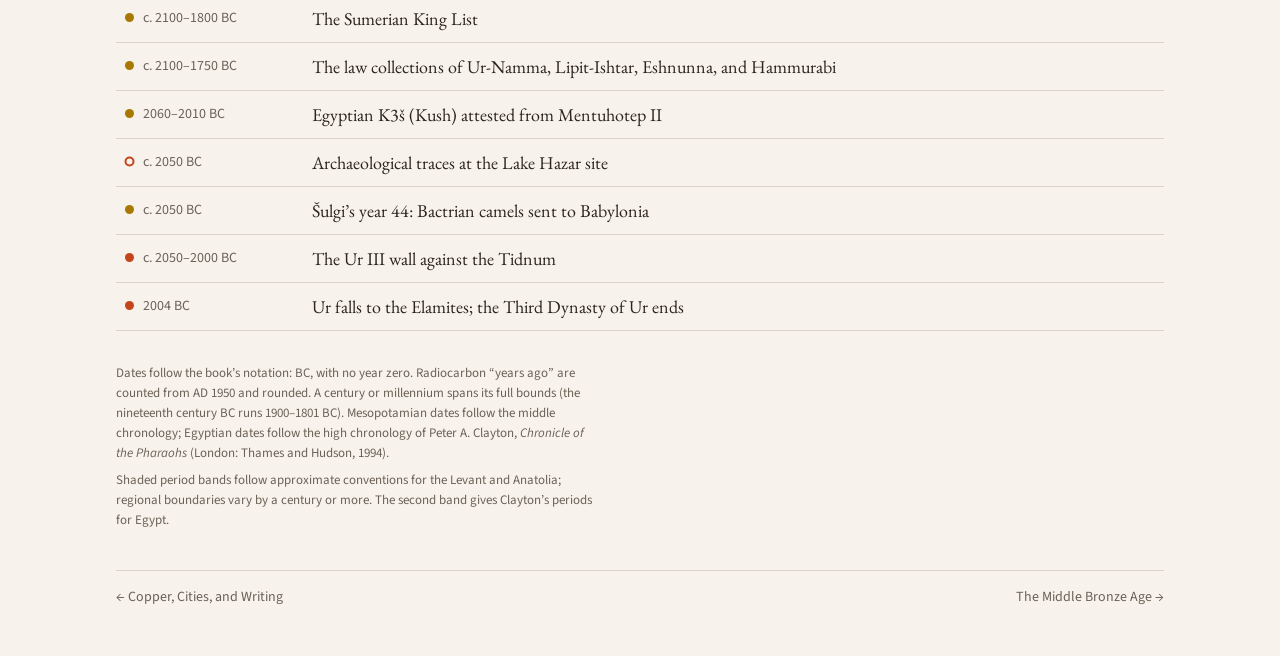
<file: timelines/early-bronze.html>
<!doctype html>
<html lang="en">
<head>
<meta charset="utf-8">
<meta name="viewport" content="width=device-width, initial-scale=1">
<title>The Early Bronze Age</title>
<meta name="description" content="Interactive timeline for The Eden Hypothesis: the Early Bronze Age of the Near East, c. 3000–2000 BC.">
<link rel="preconnect" href="https://fonts.googleapis.com">
<link rel="preconnect" href="https://fonts.gstatic.com" crossorigin>
<link href="https://fonts.googleapis.com/css2?family=EB+Garamond:ital,wght@0,400;0,500;0,600;1,400&family=Source+Sans+3:wght@400;600&display=swap" rel="stylesheet">
<link rel="stylesheet" href="assets/timeline.css">
</head>
<body>
<div class="wrap" id="app"><noscript>This interactive timeline needs JavaScript.</noscript></div>
<script src="data/early-bronze.js"></script>
<script src="assets/timeline.js"></script>
</body>
</html>
</file>
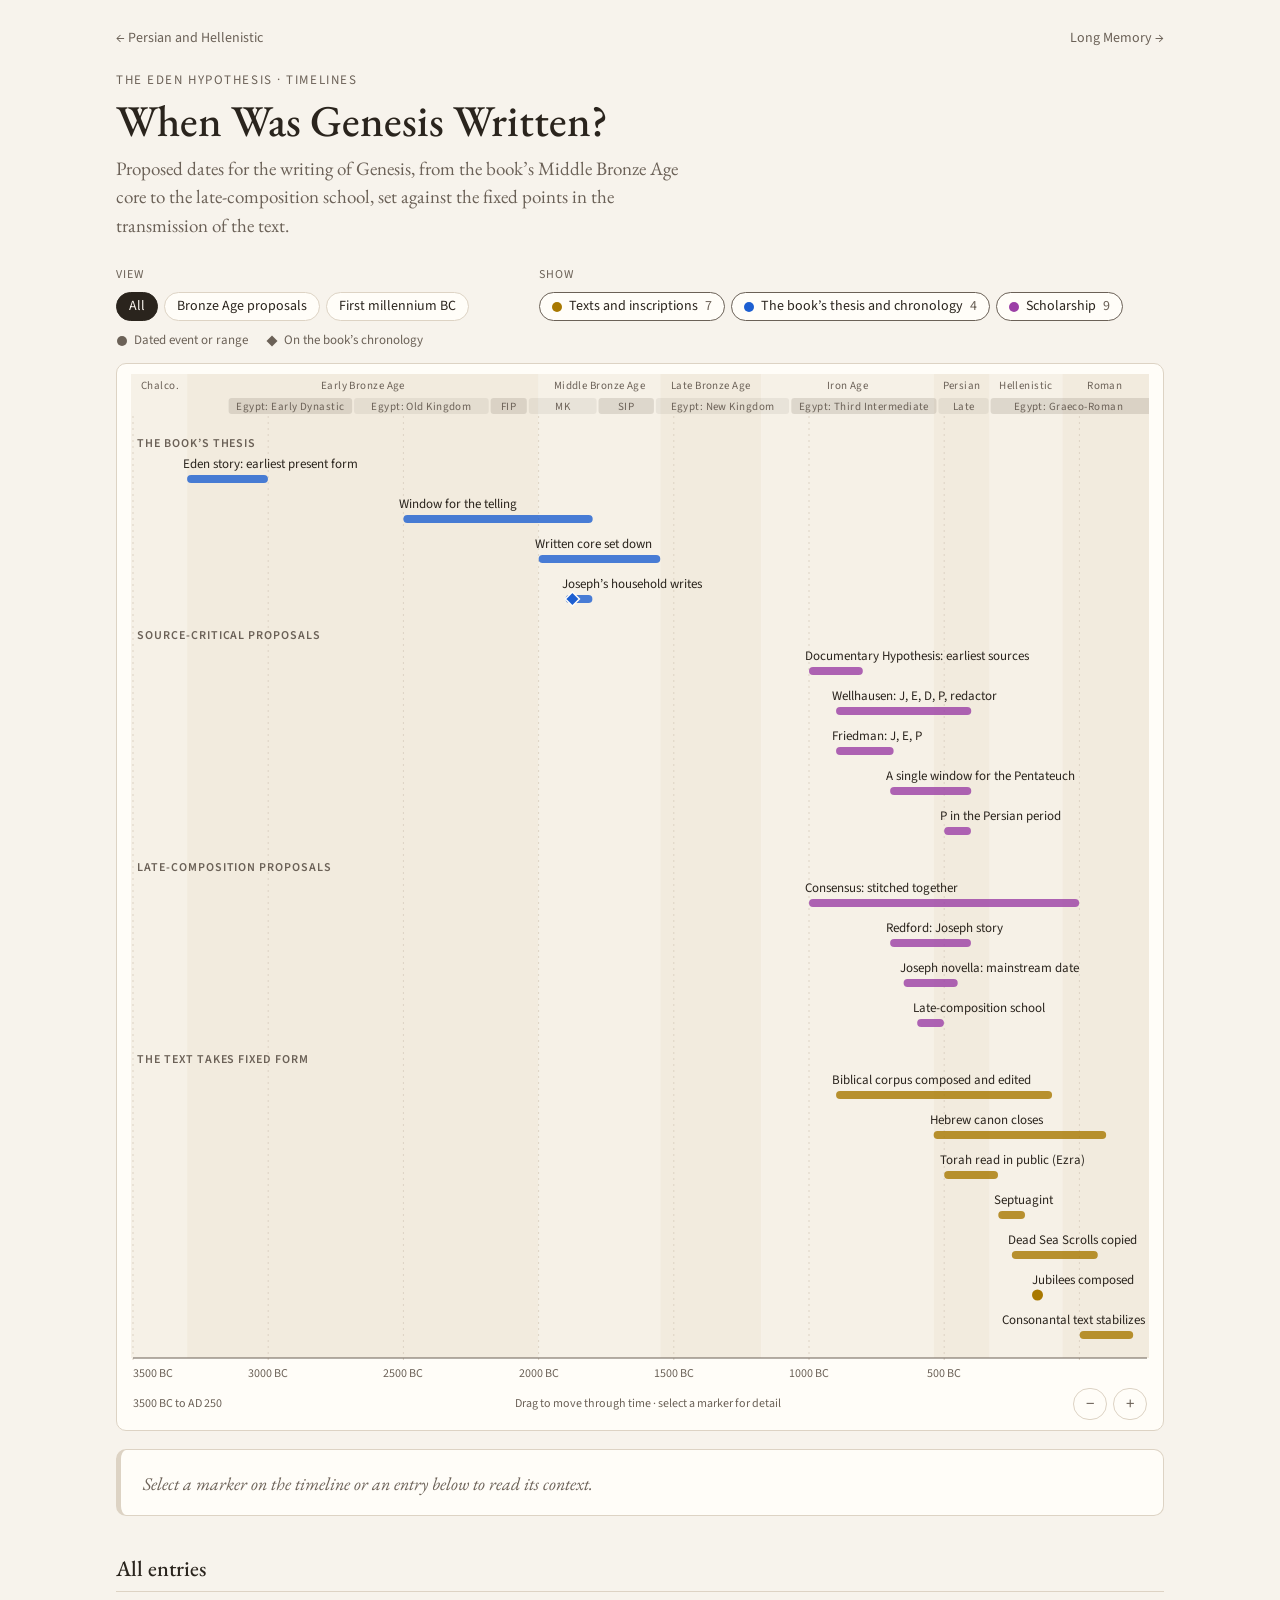
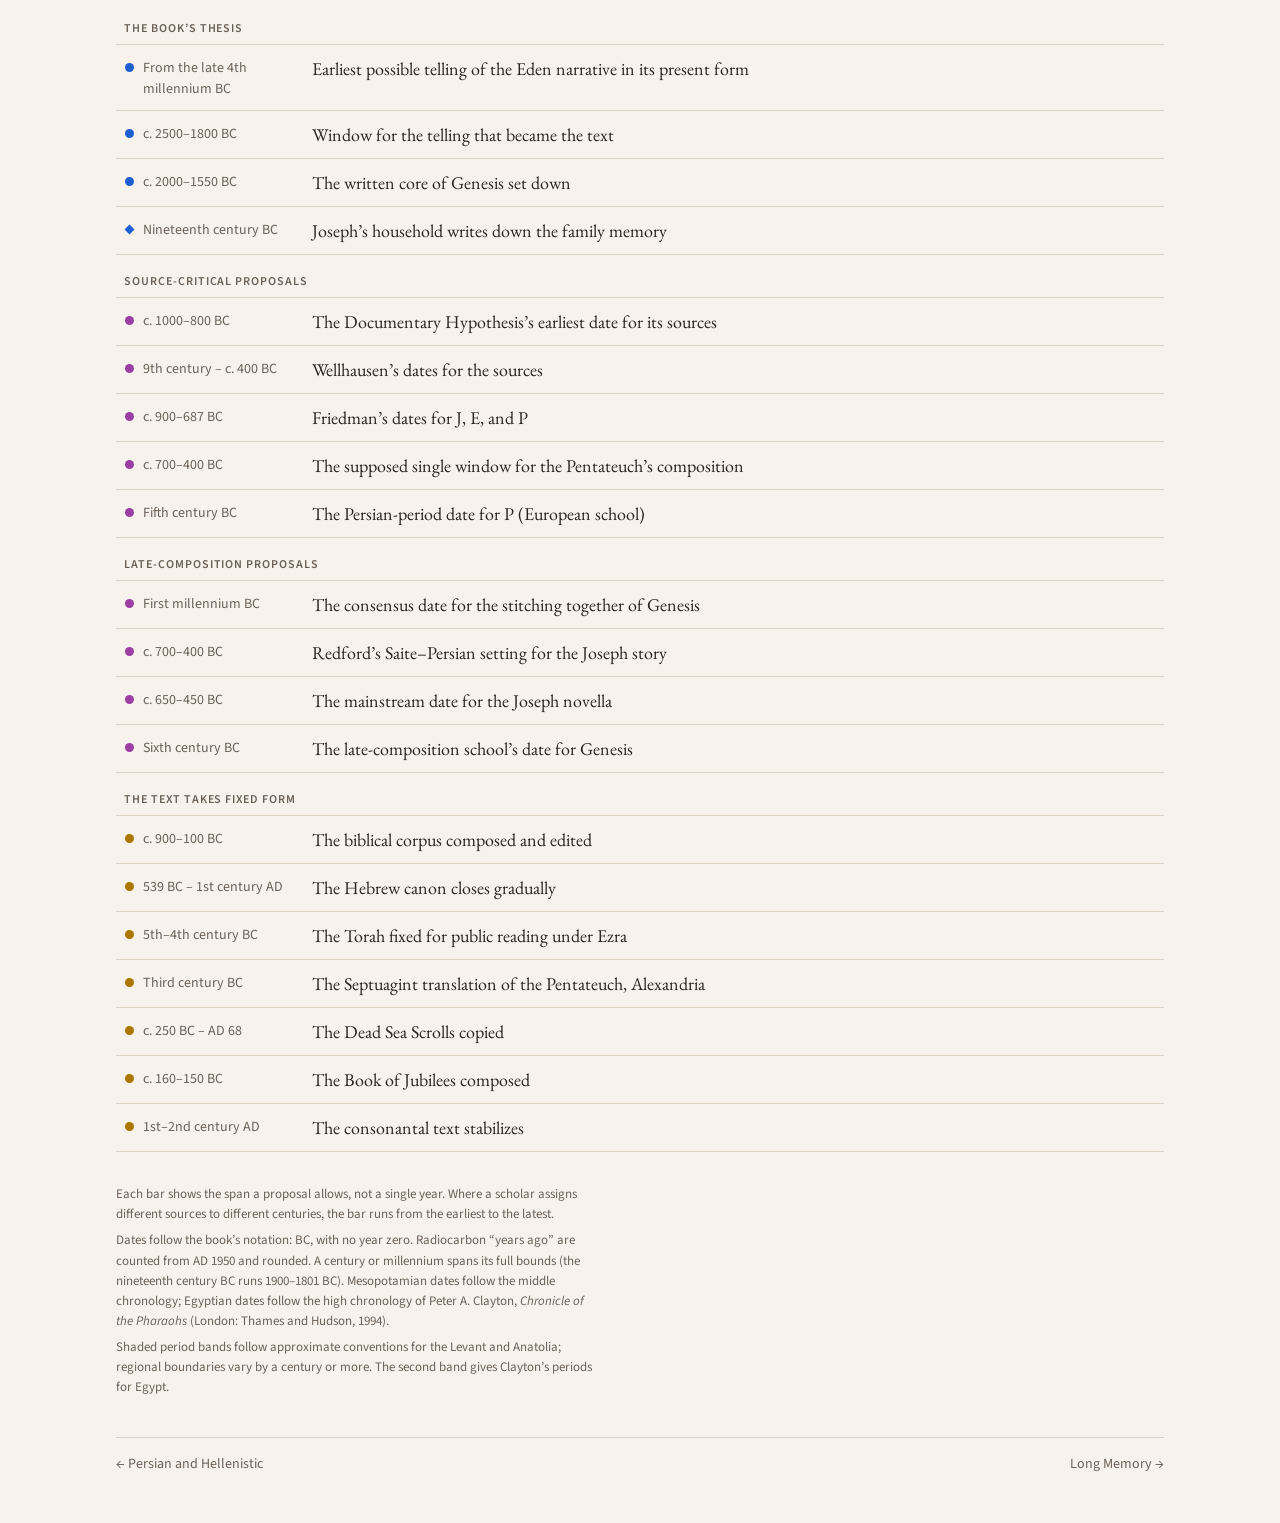
<file: timelines/genesis-dating.html>
<!doctype html>
<html lang="en">
<head>
<meta charset="utf-8">
<meta name="viewport" content="width=device-width, initial-scale=1">
<title>When Was Genesis Written?</title>
<meta name="description" content="Interactive timeline for The Eden Hypothesis: proposed dates for the writing of Genesis compared, with the fixed points in the transmission of the text.">
<link rel="preconnect" href="https://fonts.googleapis.com">
<link rel="preconnect" href="https://fonts.gstatic.com" crossorigin>
<link href="https://fonts.googleapis.com/css2?family=EB+Garamond:ital,wght@0,400;0,500;0,600;1,400&family=Source+Sans+3:wght@400;600&display=swap" rel="stylesheet">
<link rel="stylesheet" href="assets/timeline.css">
</head>
<body>
<div class="wrap" id="app"><noscript>This interactive timeline needs JavaScript.</noscript></div>
<script src="data/genesis-dating.js"></script>
<script src="assets/timeline.js"></script>
</body>
</html>
</file>
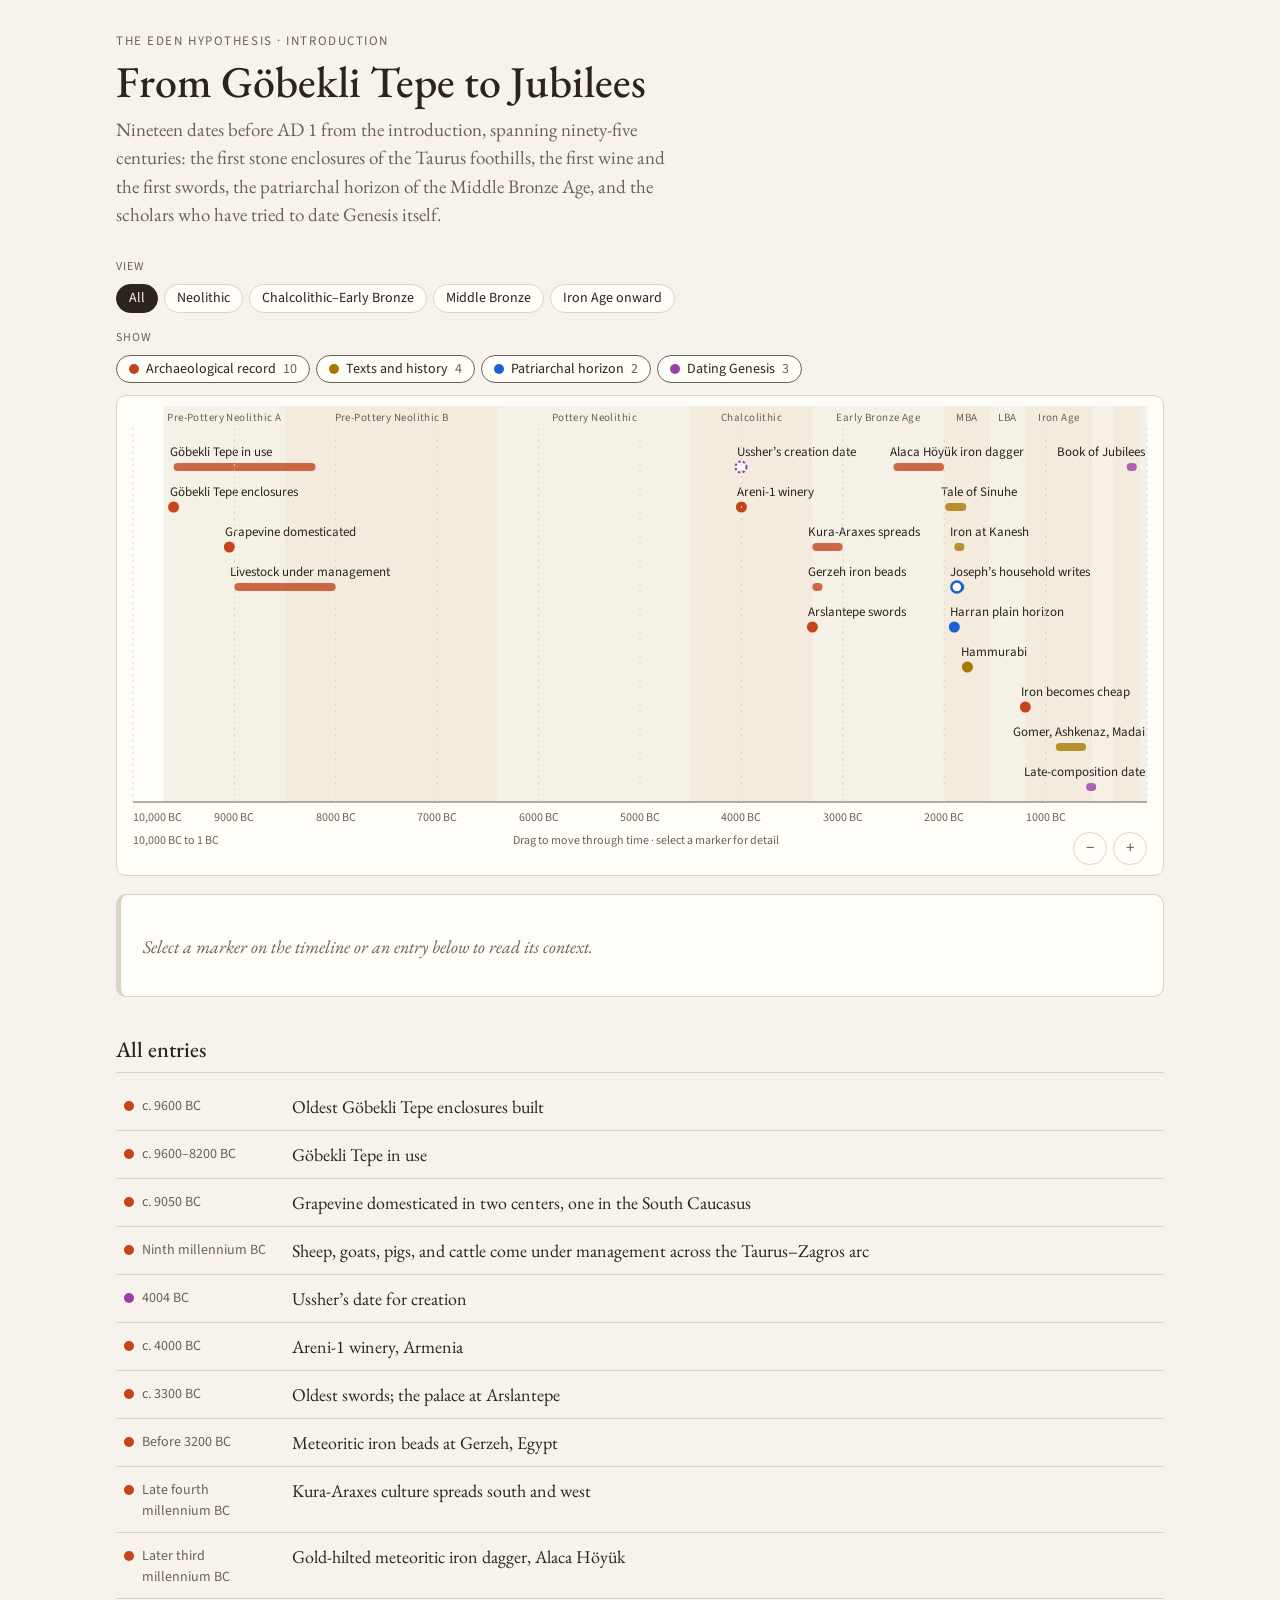
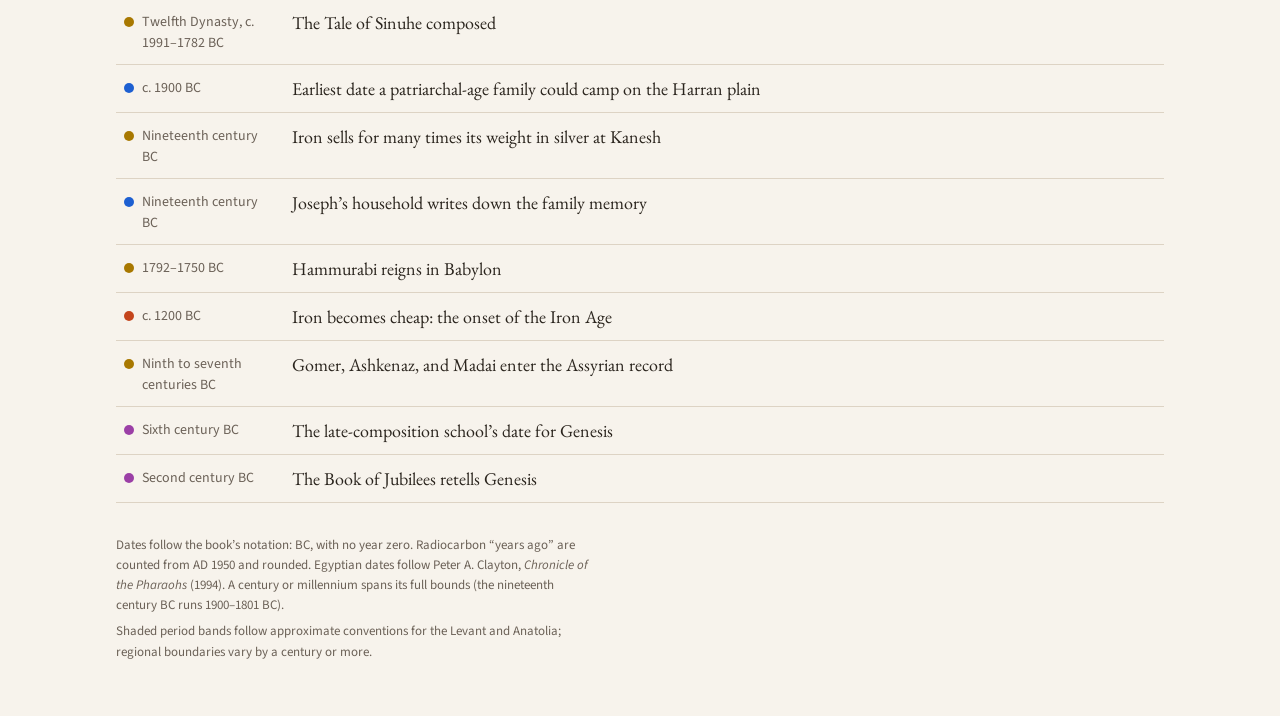
<file: timelines/introduction.html>
<!doctype html>
<html lang="en">
<head>
<meta charset="utf-8">
<meta name="viewport" content="width=device-width, initial-scale=1">
<title>Eden Hypothesis Timeline</title>
<meta name="description" content="Interactive timeline of dates before AD 1 in the introduction to The Eden Hypothesis, from Göbekli Tepe to the Book of Jubilees.">
<link rel="preconnect" href="https://fonts.googleapis.com">
<link rel="preconnect" href="https://fonts.gstatic.com" crossorigin>
<link href="https://fonts.googleapis.com/css2?family=EB+Garamond:ital,wght@0,400;0,500;0,600;1,400&family=Source+Sans+3:wght@400;600&display=swap" rel="stylesheet">
<style>
:root{
  --bg:#f7f3ec; --surface:#fffdf8; --ink:#2a241d; --muted:#6b6157; --rule:#ddd3c4; --band-a:#efe7da; --band-b:#e7dccb;
  --k-record:#c4451c; --k-text:#a87800; --k-thesis:#1d5fd1; --k-dating:#9b3fa6; --focus:#c8891d;
  --serif:"EB Garamond", Garamond, Georgia, serif; --sans:"Source Sans 3", system-ui, -apple-system, "Segoe UI", sans-serif;
}
@media (prefers-color-scheme: dark){
  :root:not([data-theme="light"]){
    --bg:#1b1815; --surface:#24201c; --ink:#ede6db; --muted:#a99e90; --rule:#3b342d; --band-a:#2a2521; --band-b:#312b26;
    --k-record:#ff8a5c; --k-text:#e8c04a; --k-thesis:#7aa9ff; --k-dating:#d58ae0; --focus:#e9b04a;
  }
}
:root[data-theme="dark"]{
  --bg:#1b1815; --surface:#24201c; --ink:#ede6db; --muted:#a99e90; --rule:#3b342d; --band-a:#2a2521; --band-b:#312b26;
  --k-record:#ff8a5c; --k-text:#e8c04a; --k-thesis:#7aa9ff; --k-dating:#d58ae0; --focus:#e9b04a;
}
*{box-sizing:border-box}
html,body{margin:0;padding:0}
body{background:var(--bg);color:var(--ink);font-family:var(--serif);font-size:18px;line-height:1.5;-webkit-font-smoothing:antialiased}
.wrap{max-width:1080px;margin:0 auto;padding:32px 16px 48px}
header .kicker{font-family:var(--sans);font-size:13px;letter-spacing:.12em;text-transform:uppercase;color:var(--muted);margin:0 0 6px}
header h1{font-weight:500;font-size:clamp(30px,5vw,44px);line-height:1.1;margin:0 0 10px}
header p.lede{margin:0;max-width:62ch;color:var(--muted);font-size:19px}
.controls{display:flex;flex-wrap:wrap;gap:16px 24px;align-items:flex-start;justify-content:space-between;margin:28px 0 12px}
.group{display:flex;flex-wrap:wrap;gap:6px;align-items:center}
.group-label{font-family:var(--sans);font-size:12px;letter-spacing:.08em;text-transform:uppercase;color:var(--muted);width:100%;margin-bottom:2px}
button{font:inherit;color:inherit}
.chip{font-family:var(--sans);font-size:14px;border:1px solid var(--rule);background:var(--surface);border-radius:999px;padding:5px 12px;cursor:pointer;display:inline-flex;align-items:center;gap:7px;line-height:1.2}
.chip:hover{border-color:var(--muted)}
.chip[aria-pressed="true"]{background:var(--ink);color:var(--bg);border-color:var(--ink)}
.chip.kind[aria-pressed="false"]{opacity:.5}
.chip.kind[aria-pressed="true"]{background:var(--surface);color:var(--ink);border-color:var(--muted)}
.dot{width:10px;height:10px;border-radius:50%;display:inline-block;flex:none}
.zoombtns{display:flex;gap:6px}
.chip.icon{width:34px;justify-content:center;padding:5px 0;font-size:17px}
:focus-visible{outline:2px solid var(--focus);outline-offset:2px}

.chart{background:var(--surface);border:1px solid var(--rule);border-radius:10px;padding:10px 0 4px;position:relative;touch-action:pan-y;user-select:none;-webkit-user-select:none}
.chart svg{display:block;width:100%;cursor:grab}
.chart svg.dragging{cursor:grabbing}
.chart .hint{font-family:var(--sans);font-size:12px;color:var(--muted);padding:2px 16px 6px;display:flex;justify-content:space-between;gap:12px;flex-wrap:wrap}
.band-label{font-family:var(--sans);font-size:11px;fill:var(--muted);letter-spacing:.04em}
.tick text{font-family:var(--sans);font-size:12px;fill:var(--muted)}
.tick line{stroke:var(--rule)}
.ev{cursor:pointer}
.ev text{font-family:var(--sans);font-size:13px;fill:var(--ink)}
.ev .hit{fill:transparent}
.ev:hover text,.ev.sel text{font-weight:600}
.ev:focus{outline:none}
.ev:focus-visible .hit{stroke:var(--focus);stroke-width:2;rx:4}
.ev.dim{opacity:.35}

.detail{margin-top:18px;background:var(--surface);border:1px solid var(--rule);border-left:5px solid var(--kc,var(--rule));border-radius:10px;padding:20px 22px 18px}
.detail .meta{font-family:var(--sans);font-size:13px;color:var(--muted);letter-spacing:.04em;display:flex;gap:10px;flex-wrap:wrap;align-items:center}
.detail .meta .kind-name{color:var(--kc);font-weight:600;text-transform:uppercase;letter-spacing:.08em;font-size:12px}
.detail h2{font-weight:500;font-size:clamp(24px,3.4vw,30px);line-height:1.2;margin:6px 0 4px}
.detail .when{font-size:21px;margin:0 0 4px}
.detail .written{color:var(--muted);font-style:italic;margin:0 0 12px;font-size:17px}
.detail .ctx{margin:0;max-width:70ch}
.detail .nav{display:flex;gap:8px;margin-top:16px;font-family:var(--sans)}
.detail .nav .chip{font-size:13px}
.empty{color:var(--muted);font-style:italic}

h3.list-h{font-weight:500;font-size:22px;margin:36px 0 10px;border-bottom:1px solid var(--rule);padding-bottom:6px}
ol.list{list-style:none;margin:0;padding:0}
ol.list li{border-bottom:1px solid var(--rule)}
ol.list button{all:unset;box-sizing:border-box;display:grid;grid-template-columns:150px 1fr;gap:4px 18px;width:100%;padding:10px 8px;cursor:pointer;border-radius:6px}
ol.list button:hover{background:var(--band-a)}
ol.list button:focus-visible{outline:2px solid var(--focus)}
ol.list li.sel button{background:var(--band-b)}
.l-date{font-family:var(--sans);font-size:14px;color:var(--muted);padding-top:3px;display:flex;gap:8px;align-items:baseline}
.l-date .dot{transform:translateY(1px)}
.l-title{font-size:18px}
@media (max-width:560px){
  ol.list button{grid-template-columns:1fr;gap:0}
  .detail{padding:16px}
}
footer{margin-top:32px;font-family:var(--sans);font-size:13px;color:var(--muted);line-height:1.55;max-width:80ch}
footer p{margin:0 0 6px}
</style>
</head>
<body>
<div class="wrap">
  <header>
    <p class="kicker"><a href="../" style="color:inherit;text-decoration:none">The Eden Hypothesis</a> · Introduction</p>
    <h1>From Göbekli Tepe to Jubilees</h1>
    <p class="lede">Nineteen dates before AD 1 from the introduction, spanning ninety-five centuries: the first stone enclosures of the Taurus foothills, the first wine and the first swords, the patriarchal horizon of the Middle Bronze Age, and the scholars who have tried to date Genesis itself.</p>
  </header>

  <div class="controls">
    <div class="group" id="eras" role="group" aria-label="Zoom to era">
      <span class="group-label">View</span>
    </div>
    <div class="group" id="kinds" role="group" aria-label="Filter by kind">
      <span class="group-label">Show</span>
    </div>
  </div>

  <div class="chart" id="chart">
    <svg id="svg" role="group" aria-label="Timeline chart"></svg>
    <div class="hint"><span id="rangeLabel"></span><span>Drag to move through time · select a marker for detail</span>
      <span class="zoombtns"><button class="chip icon" id="zoomOut" aria-label="Zoom out">−</button><button class="chip icon" id="zoomIn" aria-label="Zoom in">+</button></span></div>
  </div>

  <section class="detail" id="detail" aria-live="polite"></section>

  <h3 class="list-h">All entries</h3>
  <ol class="list" id="list"></ol>

  <footer>
    <p>Dates follow the book’s notation: BC, with no year zero. Radiocarbon “years ago” are counted from AD 1950 and rounded. Egyptian dates follow Peter A. Clayton, <i>Chronicle of the Pharaohs</i> (1994). A century or millennium spans its full bounds (the nineteenth century BC runs 1900–1801 BC).</p>
    <p>Shaded period bands follow approximate conventions for the Levant and Anatolia; regional boundaries vary by a century or more.</p>
  </footer>
</div>

<script>
(function(){
"use strict";
var KINDS = {
  record: {name:"Archaeological record", v:"--k-record"},
  text:   {name:"Texts and history", v:"--k-text"},
  thesis: {name:"Patriarchal horizon", v:"--k-thesis"},
  dating: {name:"Dating Genesis", v:"--k-dating"}
};

var EVENTS = [
 {id:1, s:-9600, e:-9600, kind:"record", sec:"I", label:"Göbekli Tepe enclosures",
  title:"Oldest Göbekli Tepe enclosures built", when:"c. 9600 BC", written:"around 9600 BC, or some 11,600 years ago",
  ctx:"The great circular enclosures of Layer III, ringed by T-shaped limestone pillars carved with foxes, boars, snakes, and vultures, belong to the Pre-Pottery Neolithic A."},
 {id:2, s:-9600, e:-8200, kind:"record", sec:"I", label:"Göbekli Tepe in use",
  title:"Göbekli Tepe in use", when:"c. 9600–8200 BC", written:"until about 8200 BC",
  ctx:"Range from the UNESCO World Heritage inscription of 2018. The smaller rectangular buildings of Layer II carry the site’s use into the Pre-Pottery Neolithic B."},
 {id:3, s:-9050, e:-9050, kind:"record", sec:"III", label:"Grapevine domesticated",
  title:"Grapevine domesticated in two centers, one in the South Caucasus", when:"c. 9050 BC", written:"around eleven thousand years ago",
  ctx:"A genomic survey of 3,525 cultivated and wild vines (Dong et al., Science 379, 2023) finds two domestications of roughly equal age, one in western Asia and one in the Caucasus. Eleven thousand years before AD 1950 falls near 9050 BC."},
 {id:4, s:-9000, e:-8001, kind:"record", sec:"III", label:"Livestock under management",
  title:"Sheep, goats, pigs, and cattle come under management across the Taurus–Zagros arc", when:"Ninth millennium BC", written:"ninth millennium BC",
  ctx:"Kill-off profiles that favor young males, documented for goats at Ganj Dareh in the Zagros (Zeder and Hesse, Science 287, 2000), reveal herding before any change in body size."},
 {id:5, s:-4000, e:-4000, kind:"record", sec:"III", label:"Areni-1 winery",
  title:"Areni-1 winery, Armenia", when:"c. 4000 BC", written:"around 4000 BC",
  ctx:"A clay press basin, a fermentation vat, and storage jars in a cave in southern Armenia, with grape residues identified chemically (Barnard et al., Journal of Archaeological Science 38, 2011)."},
 {id:6, s:-4004, e:-4004, kind:"dating", sec:"IV", label:"Ussher’s creation date", hist:true,
  title:"Ussher’s date for creation", when:"4004 BC", written:"4004 BC",
  ctx:"James Ussher, Annales Veteris Testamenti (1650), set creation at the nightfall preceding October 23, 4004 BC, in the Julian calendar. The date belongs to the history of scholarship, not to the history of the earth."},
 {id:7, s:-3300, e:-3300, kind:"record", sec:"III", label:"Arslantepe swords",
  title:"Oldest swords; the palace at Arslantepe", when:"c. 3300 BC", written:"around 3300 BC",
  ctx:"Arsenical-copper swords from the Period VI A public complex at Arslantepe, near Malatya in eastern Anatolia, the oldest swords yet recovered."},
 {id:8, s:-3300, e:-3200, kind:"record", sec:"V", label:"Gerzeh iron beads",
  title:"Meteoritic iron beads at Gerzeh, Egypt", when:"Before 3200 BC", written:"before 3200 BC",
  ctx:"Tubular beads from a Naqada II grave at Gerzeh, near the entrance to the Faiyum, hammered from nickel-rich meteoritic iron (Rehren et al., Journal of Archaeological Science 40, 2013). Iron reached Egypt from the sky some two thousand years before smelting made it common."},
 {id:9, s:-3300, e:-3001, kind:"record", sec:"VI", label:"Kura-Araxes spreads",
  title:"Kura-Araxes culture spreads south and west", when:"Late fourth millennium BC", written:"from the late fourth millennium BC",
  ctx:"Hand-built, burnished black-and-red pottery and portable hearth stands carry the Kura-Araxes signature from the South Caucasus into eastern Anatolia, northwestern Iran, and, as Khirbet Kerak ware, the southern Levant."},
 {id:10, s:-2500, e:-2001, kind:"record", sec:"V", label:"Alaca Höyük iron dagger",
  title:"Gold-hilted meteoritic iron dagger, Alaca Höyük", when:"Later third millennium BC", written:"later third millennium",
  ctx:"An iron blade set in a gold hilt, from the Early Bronze Age royal tombs of Alaca Höyük in central Anatolia; nickel in the blade points to meteoritic iron."},
 {id:11, s:-1991, e:-1782, kind:"text", sec:"V", label:"Tale of Sinuhe",
  title:"The Tale of Sinuhe composed", when:"Twelfth Dynasty, c. 1991–1782 BC", written:"Twelfth Dynasty",
  ctx:"Set at the death of Amenemhat I, the tale follows a courtier who flees Egypt and becomes a chieftain among the Asiatics of Retjenu: Levantine pastoral life seen through Egyptian eyes."},
 {id:12, s:-1900, e:-1900, kind:"thesis", sec:"III", label:"Harran plain horizon",
  title:"Earliest date a patriarchal-age family could camp on the Harran plain", when:"c. 1900 BC", written:"around 1900 BC",
  ctx:"The book’s earliest horizon for a family of the patriarchal type on the plain around Harran, in the upper Balikh valley."},
 {id:13, s:-1900, e:-1801, kind:"text", sec:"V", label:"Iron at Kanesh",
  title:"Iron sells for many times its weight in silver at Kanesh", when:"Nineteenth century BC", written:"nineteenth century BC",
  ctx:"Old Assyrian merchants’ letters from Kültepe, ancient Kanesh, price amūtum, a rare iron, at many times its weight in silver."},
 {id:14, s:-1900, e:-1801, pt:-1875, kind:"thesis", sec:"VI", label:"Joseph’s household writes",
  title:"Joseph’s household writes down the family memory", when:"Nineteenth century BC (marker at 1875 BC)", written:"in the Twelfth Dynasty, in the nineteenth century BC",
  ctx:"The book’s thesis places Joseph’s household in Twelfth-Dynasty Egypt, where the family memory first takes written form."},
 {id:15, s:-1792, e:-1750, kind:"text", sec:"Conventions", label:"Hammurabi",
  title:"Hammurabi reigns in Babylon", when:"1792–1750 BC", written:"1792–1750 BC",
  ctx:"Reign dates follow the middle chronology; the high and low chronologies move them by half a century or more."},
 {id:16, s:-1200, e:-1200, kind:"record", sec:"V", label:"Iron becomes cheap",
  title:"Iron becomes cheap: the onset of the Iron Age", when:"c. 1200 BC", written:"around 1200 BC",
  ctx:"Smelted iron turns common across Anatolia and the eastern Mediterranean as the palace economies of the Late Bronze Age collapse."},
 {id:17, s:-900, e:-601, kind:"text", sec:"V", label:"Gomer, Ashkenaz, Madai",
  title:"Gomer, Ashkenaz, and Madai enter the Assyrian record", when:"Ninth to seventh centuries BC", written:"between the ninth and seventh centuries BC",
  ctx:"Gimirrai (Cimmerians), Ishkuza (Scythians), and Mada (Medes) appear in Assyrian annals and letters. Genesis 10:2–3 names Gomer and Madai among the sons of Japheth, and Ashkenaz among the sons of Gomer."},
 {id:18, s:-600, e:-501, kind:"dating", sec:"IV", label:"Late-composition date",
  title:"The late-composition school’s date for Genesis", when:"Sixth century BC", written:"sixth century BC",
  ctx:"The late-composition school places the writing of Genesis in the Babylonian exile or the early Persian period."},
 {id:19, s:-200, e:-101, kind:"dating", sec:"V", label:"Book of Jubilees",
  title:"The Book of Jubilees retells Genesis", when:"Second century BC", written:"second century BC",
  ctx:"Jubilees recasts Genesis and the opening of Exodus as an angelic revelation to Moses on Sinai, ordered in forty-nine-year jubilee periods. James VanderKam dates it c. 160–150 BC."}
];

var PERIODS = [
 [-9700,-8500,"Pre-Pottery Neolithic A","PPNA"],
 [-8500,-6400,"Pre-Pottery Neolithic B","PPNB"],
 [-6400,-4500,"Pottery Neolithic","PN"],
 [-4500,-3300,"Chalcolithic","Chalco."],
 [-3300,-2000,"Early Bronze Age","EBA"],
 [-2000,-1550,"Middle Bronze Age","MBA"],
 [-1550,-1200,"Late Bronze Age","LBA"],
 [-1200,-539,"Iron Age","Iron"],
 [-539,-332,"Persian","Pers."],
 [-332,-63,"Hellenistic","Hell."],
 [-63,0,"Roman","Rom."]
];

var ERAS = [
 {name:"All", d:[-10000,0]},
 {name:"Neolithic", d:[-9800,-7800]},
 {name:"Chalcolithic–Early Bronze", d:[-4350,-1850]},
 {name:"Middle Bronze", d:[-2010,-1720]},
 {name:"Iron Age onward", d:[-1300,0]}
];
var LIMITS = [-10600, 200], MIN_SPAN = 80;

var NS = "http://www.w3.org/2000/svg";
var svg = document.getElementById("svg");
var domain = ERAS[0].d.slice();
var activeEra = 0;
var hidden = {};
var selected = null;
var lanesCache = null;

function mk(tag, attrs, parent){
  var n = document.createElementNS(NS, tag);
  for (var k in attrs) n.setAttribute(k, attrs[k]);
  if (parent) parent.appendChild(n);
  return n;
}
function cssVar(v){ return getComputedStyle(document.documentElement).getPropertyValue(v).trim(); }
function color(kind){ return "var(" + KINDS[kind].v + ")"; }
function fmtYear(y){
  if (y >= 0) return "AD " + (y || 1);
  var a = -y;
  return (a >= 10000 ? a.toLocaleString("en-US") : String(a)) + " BC";
}
function visibleEvents(){ return EVENTS.filter(function(e){ return !hidden[e.kind]; }); }

var mctx = document.createElement("canvas").getContext("2d");
function textW(t, font){ mctx.font = font || '13px "Source Sans 3", system-ui, sans-serif'; return mctx.measureText(t).width; }

var PAD = 16, BAND_H = 22, TOP = BAND_H + 14, ROW = 40, AXIS_H = 28;

function scaleFor(d, W){
  var k = (W - 2*PAD) / (d[1] - d[0]);
  return function(y){ return PAD + (y - d[0]) * k; };
}

function computeLanes(d, W){
  var sx = scaleFor(d, W), lanes = [], map = {};
  var evs = visibleEvents().slice().sort(function(a,b){ return a.s - b.s || b.e - a.e; });
  evs.forEach(function(e){
    var x0 = sx(e.s), x1 = sx(e.e);
    if (x1 < -40 || x0 > W + 40) return;
    var lx = Math.max(Math.min(x0 - 4, W - PAD - textW(e.label) - 2), PAD + 2);
    var occS = Math.min(x0, lx) - 4;
    var occE = Math.max(x1, lx + textW(e.label) + 4) + 14;
    var i = 0;
    while (i < lanes.length && lanes[i] > occS) i++;
    lanes[i] = occE; map[e.id] = i;
  });
  return {map:map, n:Math.max(lanes.length,1)};
}

function niceStep(span, W){
  var target = span / Math.max(2, Math.floor((W - 2*PAD) / 95));
  var p = Math.pow(10, Math.floor(Math.log10(target))), m = target / p;
  return (m <= 1 ? 1 : m <= 2 ? 2 : m <= 2.5 ? 2.5 : m <= 5 ? 5 : 10) * p;
}

function render(d, lanes){
  var W = svg.clientWidth || svg.parentNode.clientWidth;
  var sx = scaleFor(d, W);
  lanes = lanes || computeLanes(d, W);
  var H = TOP + lanes.n * ROW + AXIS_H;
  svg.setAttribute("viewBox", "0 0 " + W + " " + H);
  svg.setAttribute("height", H);
  while (svg.firstChild) svg.removeChild(svg.firstChild);

  var defs = mk("defs", {}, svg);
  var cp = mk("clipPath", {id:"clip"}, defs);
  mk("rect", {x:PAD - 2, y:0, width:W - 2*PAD + 4, height:H}, cp);
  var g = mk("g", {"clip-path":"url(#clip)"}, svg);

  // period bands
  PERIODS.forEach(function(p, i){
    var a = sx(p[0]), b = sx(p[1]);
    if (b < 0 || a > W) return;
    mk("rect", {x:a, y:0, width:Math.max(0,b-a), height:H - AXIS_H, fill:"var(" + (i % 2 ? "--band-b" : "--band-a") + ")", opacity:.55}, g);
    var cl = Math.max(a, PAD), cr = Math.min(b, W - PAD), w = cr - cl;
    var full = p[2], ab = p[3], lab = null;
    if (textW(full, '11px "Source Sans 3"') + 12 < w) lab = full; else if (textW(ab, '11px "Source Sans 3"') + 8 < w) lab = ab;
    if (lab){ var t = mk("text", {x:(cl+cr)/2, y:15, "text-anchor":"middle", "class":"band-label"}, g); t.textContent = lab;
      var tt = mk("title", {}, t); tt.textContent = full + " (approx. " + fmtYear(p[0]) + "–" + fmtYear(p[1] || -1) + ")"; }
  });

  // ticks
  var step = niceStep(d[1] - d[0], W);
  var axisY = H - AXIS_H;
  mk("line", {x1:PAD, x2:W-PAD, y1:axisY, y2:axisY, stroke:"var(--muted)", "stroke-width":1}, svg);
  for (var y = Math.ceil(d[0]/step)*step; y <= d[1]; y += step){
    var x = sx(y); if (x < PAD - 1 || x > W - PAD + 1) continue;
    var tg = mk("g", {"class":"tick"}, svg);
    mk("line", {x1:x, x2:x, y1:BAND_H, y2:axisY + 5, "stroke-dasharray": "2 4"}, tg);
    if (y !== 0){
      var tx = mk("text", {x:x, y:axisY + 19, "text-anchor": x < PAD + 30 ? "start" : (x > W - PAD - 30 ? "end" : "middle")}, tg);
      tx.textContent = fmtYear(Math.round(y));
    }
  }

  // events
  visibleEvents().forEach(function(e){
    if (!(e.id in lanes.map)) return;
    var x0 = sx(e.s), x1 = sx(e.e), row = lanes.map[e.id];
    if (x1 < -200 || x0 > W + 200) return;
    var yTop = TOP + row * ROW, yMark = yTop + 25, c = color(e.kind);
    var isSel = selected === e.id;
    var ev = mk("g", {"class":"ev" + (isSel ? " sel" : ""), tabindex:0, role:"button",
      "aria-label": e.title + ", " + e.when, "data-id":e.id}, g);
    var lw = textW(e.label);
    var lx = Math.max(Math.min(x0 - 4, W - PAD - lw - 2), PAD + 2);
    mk("rect", {"class":"hit", x:Math.min(x0, lx) - 6, y:yTop + 1, width:Math.max(x1, lx + lw) - Math.min(x0, lx) + 12, height:ROW - 4, rx:4}, ev);
    var span = x1 - x0;
    if (span >= 6){
      mk("rect", {x:x0, y:yMark - 4, width:span, height:8, rx:4, fill:c, opacity: isSel ? 1 : .8}, ev);
      if (e.pt !== undefined){ var xp = sx(e.pt); mk("circle", {cx:xp, cy:yMark, r:5.5, fill:"var(--surface)", stroke:c, "stroke-width":2.5}, ev); }
    } else if (e.hist){
      mk("circle", {cx:(x0+x1)/2, cy:yMark, r:5.5, fill:"var(--surface)", stroke:c, "stroke-width":2, "stroke-dasharray":"2.5 2"}, ev);
    } else {
      mk("circle", {cx:(x0+x1)/2, cy:yMark, r:5.5, fill:c}, ev);
    }
    if (isSel) mk("circle", {cx: span >= 6 ? (e.pt !== undefined ? sx(e.pt) : x0) : (x0+x1)/2, cy:yMark, r:10, fill:"none", stroke:"var(--focus)", "stroke-width":2}, ev);
    var t = mk("text", {x:lx, y:yTop + 14}, ev); t.textContent = e.label;
    var tt = mk("title", {}, ev); tt.textContent = e.title + " — " + e.when;
  });

  document.getElementById("rangeLabel").textContent = fmtYear(Math.round(d[0])) + " to " + fmtYear(Math.round(d[1]) || -1);
}

// animation
var anim = null;
function ease(t){ return t < .5 ? 2*t*t : 1 - Math.pow(-2*t + 2, 2)/2; }
function animateTo(target){
  target = clampDomain(target);
  if (anim) cancelAnimationFrame(anim);
  var reduce = window.matchMedia && window.matchMedia("(prefers-reduced-motion: reduce)").matches;
  var W = svg.clientWidth || svg.parentNode.clientWidth;
  var lanes = computeLanes(target, W);
  // keep events that are visible during the tween laned
  var from = domain.slice(), t0 = performance.now(), dur = reduce ? 0 : 520;
  var union = computeLanes([Math.min(from[0],target[0]), Math.max(from[1],target[1])], W);
  visibleEvents().forEach(function(e){ if (!(e.id in lanes.map)) { lanes.map[e.id] = Math.min(union.map[e.id] || 0, lanes.n - 1); } });
  function frame(now){
    var p = dur ? Math.min(1, (now - t0)/dur) : 1, k = ease(p);
    domain = [from[0] + (target[0]-from[0])*k, from[1] + (target[1]-from[1])*k];
    render(domain, p < 1 ? lanes : null);
    if (p < 1) anim = requestAnimationFrame(frame); else anim = null;
  }
  anim = requestAnimationFrame(frame);
}
function clampDomain(d){
  var span = Math.max(MIN_SPAN, Math.min(d[1]-d[0], LIMITS[1]-LIMITS[0]));
  var a = d[0], b = a + span;
  if (a < LIMITS[0]){ a = LIMITS[0]; b = a + span; }
  if (b > LIMITS[1]){ b = LIMITS[1]; a = b - span; }
  return [a, b];
}
function setEra(i){
  activeEra = i;
  document.querySelectorAll("#eras .chip").forEach(function(b, j){ b.setAttribute("aria-pressed", j === i ? "true" : "false"); });
  if (i >= 0) animateTo(ERAS[i].d.slice());
}

// controls
var erasEl = document.getElementById("eras");
ERAS.forEach(function(er, i){
  var b = document.createElement("button");
  b.className = "chip"; b.textContent = er.name; b.setAttribute("aria-pressed", i === 0 ? "true" : "false");
  b.addEventListener("click", function(){ setEra(i); });
  erasEl.appendChild(b);
});
var kindsEl = document.getElementById("kinds");
Object.keys(KINDS).forEach(function(k){
  var n = EVENTS.filter(function(e){ return e.kind === k; }).length;
  var b = document.createElement("button");
  b.className = "chip kind"; b.setAttribute("aria-pressed","true");
  b.innerHTML = '<span class="dot" style="background:' + color(k) + '"></span>' + KINDS[k].name + ' <span style="color:var(--muted)">' + n + '</span>';
  b.addEventListener("click", function(){
    hidden[k] = !hidden[k];
    b.setAttribute("aria-pressed", hidden[k] ? "false" : "true");
    if (selected && hidden[EVENTS.filter(function(e){return e.id===selected;})[0].kind]) selected = null;
    render(domain); buildList(); showDetail();
  });
  kindsEl.appendChild(b);
});
function zoomBy(f){
  var c = (domain[0] + domain[1]) / 2, h = (domain[1] - domain[0]) * f / 2;
  setEra(-1); animateTo([c - h, c + h]);
}
document.getElementById("zoomIn").addEventListener("click", function(){ zoomBy(0.5); });
document.getElementById("zoomOut").addEventListener("click", function(){ zoomBy(2); });

// drag to pan
var drag = null;
svg.addEventListener("pointerdown", function(ev){
  if (ev.button !== 0) return;
  drag = {x:ev.clientX, d:domain.slice(), moved:false, id:ev.pointerId};
});
svg.addEventListener("pointermove", function(ev){
  if (!drag) return;
  var dx = ev.clientX - drag.x;
  if (!drag.moved && Math.abs(dx) < 4) return;
  if (!drag.moved){ drag.moved = true; svg.setPointerCapture(drag.id); svg.classList.add("dragging"); if (anim){cancelAnimationFrame(anim); anim=null;} }
  var W = svg.clientWidth, per = (drag.d[1] - drag.d[0]) / (W - 2*PAD);
  domain = clampDomain([drag.d[0] - dx*per, drag.d[1] - dx*per]);
  render(domain);
});
function endDrag(ev){
  if (!drag) return;
  var wasMoved = drag.moved; drag = null; svg.classList.remove("dragging");
  if (wasMoved){ setEra(-1); return; }
  var t = ev.target.closest ? ev.target.closest(".ev") : null;
  if (t) select(+t.getAttribute("data-id"), false);
}
svg.addEventListener("pointerup", endDrag);
svg.addEventListener("pointercancel", function(){ drag = null; svg.classList.remove("dragging"); });
svg.addEventListener("keydown", function(ev){
  var t = ev.target.closest ? ev.target.closest(".ev") : null;
  if (t && (ev.key === "Enter" || ev.key === " ")){ ev.preventDefault(); select(+t.getAttribute("data-id"), false); }
});

// selection, detail, list
function ordered(){ return visibleEvents().slice().sort(function(a,b){ return (a.pt!==undefined?a.pt:a.s) - (b.pt!==undefined?b.pt:b.s) || a.id - b.id; }); }
function select(id, reveal){
  selected = id;
  var e = EVENTS.filter(function(x){ return x.id === id; })[0];
  if (reveal && e){
    var span = domain[1] - domain[0], need = (e.e - e.s) * 1.5;
    var inView = e.s >= domain[0] + span*0.04 && e.e <= domain[1] - span*0.25;
    if (!inView || need > span){
      var s2 = Math.max(span, need), c = (e.s + e.e)/2;
      setEra(-1); animateTo([c - s2*0.4, c + s2*0.6]);
    } else render(domain);
  } else render(domain);
  showDetail(); buildList();
  if (reveal) document.getElementById("chart").scrollIntoView({behavior:"smooth", block:"nearest"});
}
function esc(s){ return String(s).replace(/[&<>"]/g, function(c){ return {"&":"&amp;","<":"&lt;",">":"&gt;",'"':"&quot;"}[c]; }); }
var ITAL = /(Journal of Archaeological Science|Annales Veteris Testamenti|Science)/g;
function richCtx(s){ return esc(s).replace(ITAL, "<i>$1</i>"); }
function showDetail(){
  var box = document.getElementById("detail");
  var e = EVENTS.filter(function(x){ return x.id === selected; })[0];
  if (!e){
    box.style.removeProperty("--kc");
    box.innerHTML = '<p class="empty">Select a marker on the timeline or an entry below to read its context.</p>';
    return;
  }
  var list = ordered(), i = list.indexOf(e);
  box.style.setProperty("--kc", color(e.kind));
  box.innerHTML =
    '<div class="meta"><span class="kind-name">' + KINDS[e.kind].name + '</span><span>Introduction, ' + (e.sec === "Conventions" ? "Conventions" : "§" + e.sec) + '</span>' +
    (e.hist ? '<span>Historiographical date</span>' : '') + '</div>' +
    '<h2>' + esc(e.title) + '</h2>' +
    '<p class="when">' + esc(e.when) + '</p>' +
    '<p class="written">In the text: “' + esc(e.written) + '”</p>' +
    '<p class="ctx">' + richCtx(e.ctx) + '</p>' +
    '<div class="nav"><button class="chip" id="prev"' + (i <= 0 ? " disabled" : "") + '>← Earlier</button>' +
    '<button class="chip" id="next"' + (i >= list.length - 1 ? " disabled" : "") + '>Later →</button></div>';
  var p = document.getElementById("prev"), n = document.getElementById("next");
  if (i > 0) p.addEventListener("click", function(){ select(list[i-1].id, true); });
  else p.style.opacity = .4;
  if (i < list.length - 1) n.addEventListener("click", function(){ select(list[i+1].id, true); });
  else n.style.opacity = .4;
}
function buildList(){
  var ol = document.getElementById("list");
  ol.innerHTML = "";
  ordered().forEach(function(e){
    var li = document.createElement("li"); if (e.id === selected) li.className = "sel";
    var b = document.createElement("button");
    b.innerHTML = '<span class="l-date"><span class="dot" style="background:' + color(e.kind) + '"></span>' + esc(e.when.replace(" (marker at 1875 BC)","")) + '</span><span class="l-title">' + esc(e.title) + '</span>';
    b.addEventListener("click", function(){ select(e.id, true); });
    li.appendChild(b); ol.appendChild(li);
  });
}

document.addEventListener("keydown", function(ev){
  if (selected === null || /INPUT|TEXTAREA/.test(ev.target.tagName)) return;
  var list = ordered(), i = list.findIndex(function(x){ return x.id === selected; });
  if (ev.key === "ArrowRight" && i < list.length - 1){ ev.preventDefault(); select(list[i+1].id, true); }
  if (ev.key === "ArrowLeft" && i > 0){ ev.preventDefault(); select(list[i-1].id, true); }
});

var rT; window.addEventListener("resize", function(){ clearTimeout(rT); rT = setTimeout(function(){ render(domain); }, 80); });

render(domain); buildList(); showDetail();
if (document.fonts && document.fonts.ready) document.fonts.ready.then(function(){ render(domain); });
})();
</script>
</body>
</html>
</file>
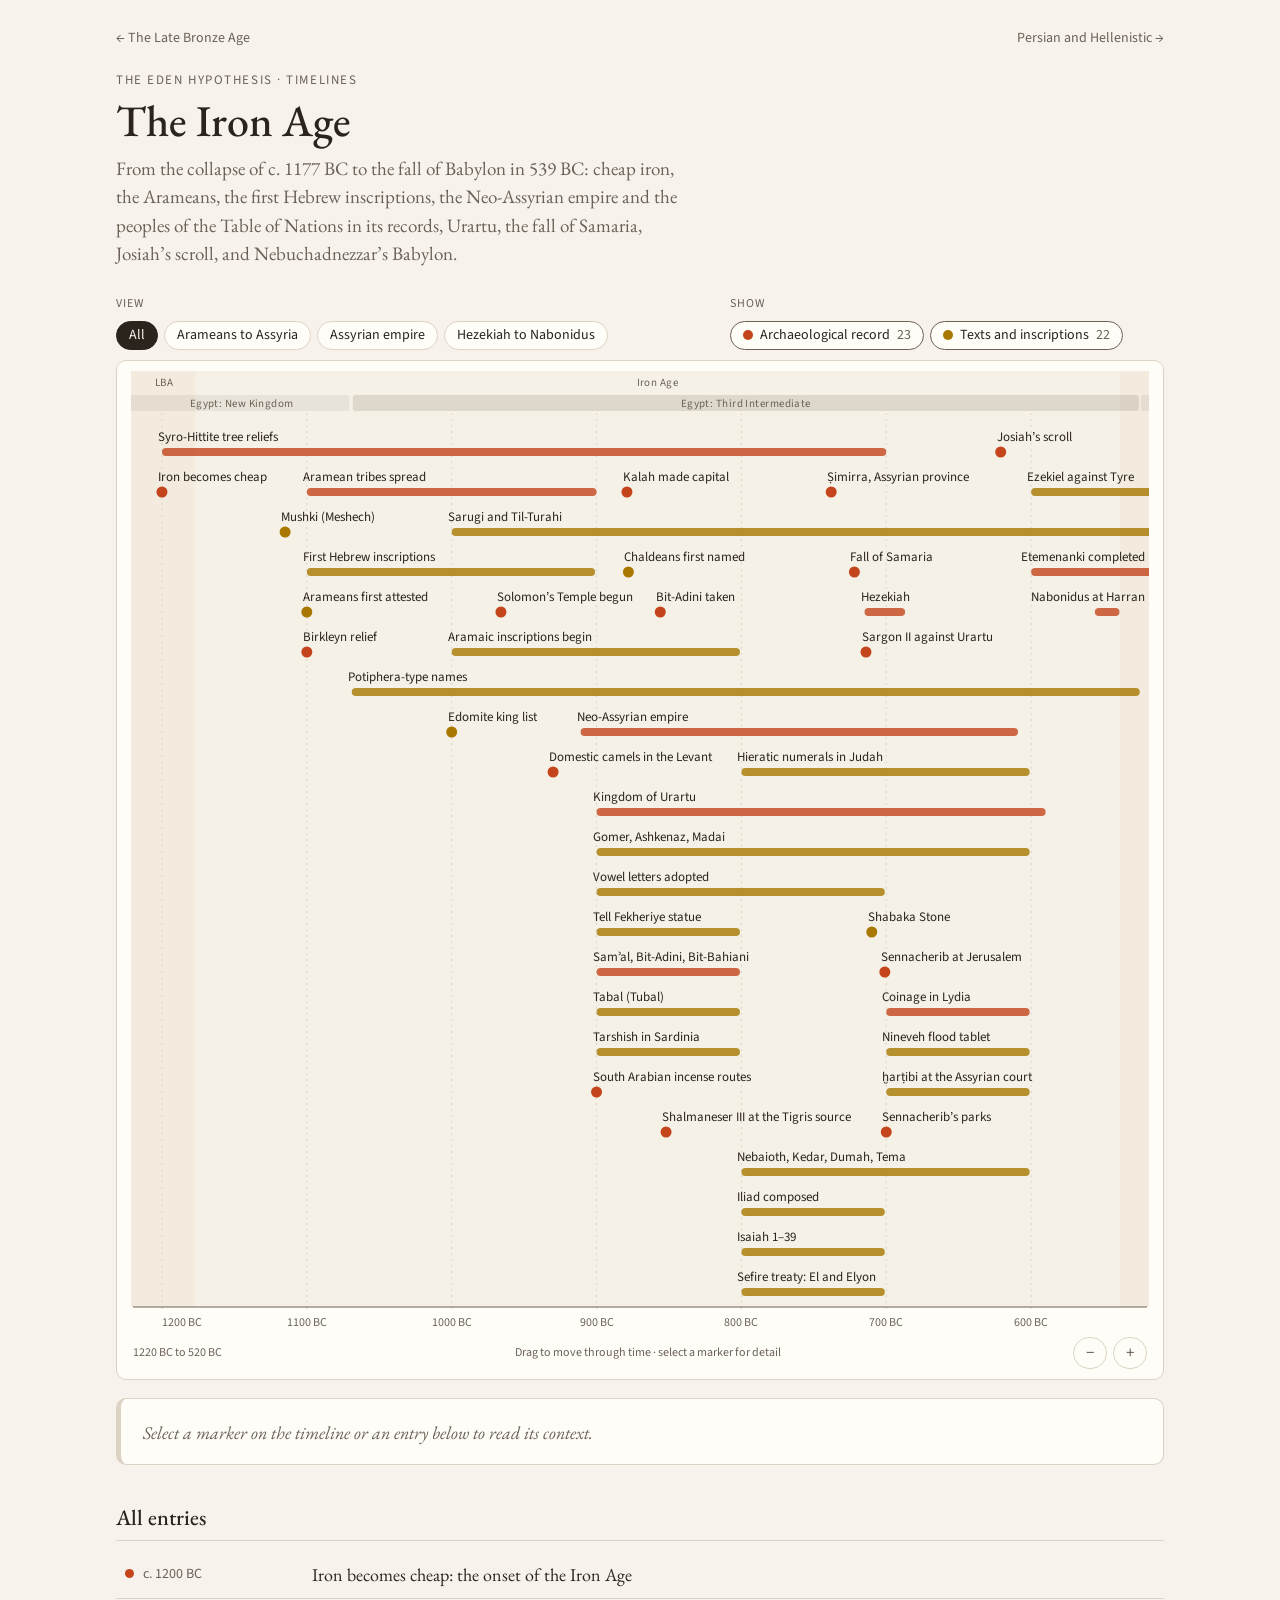
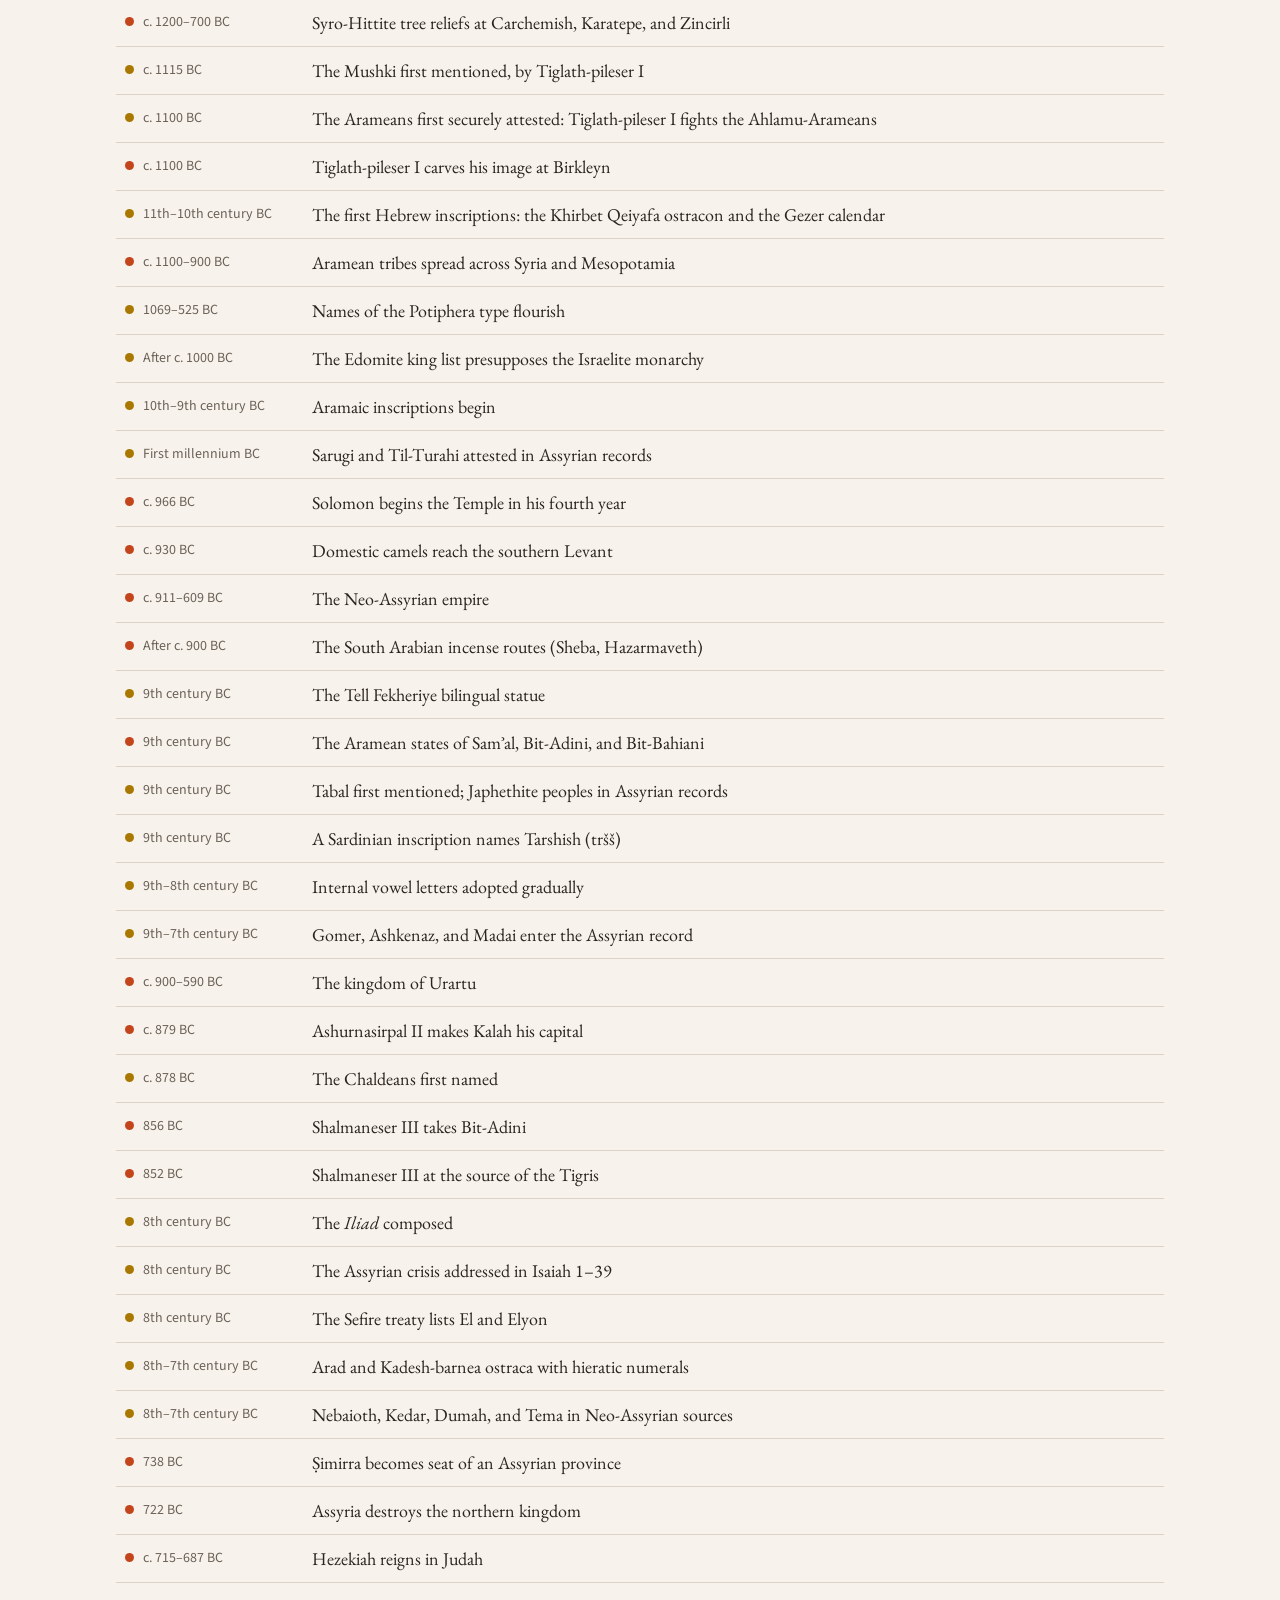
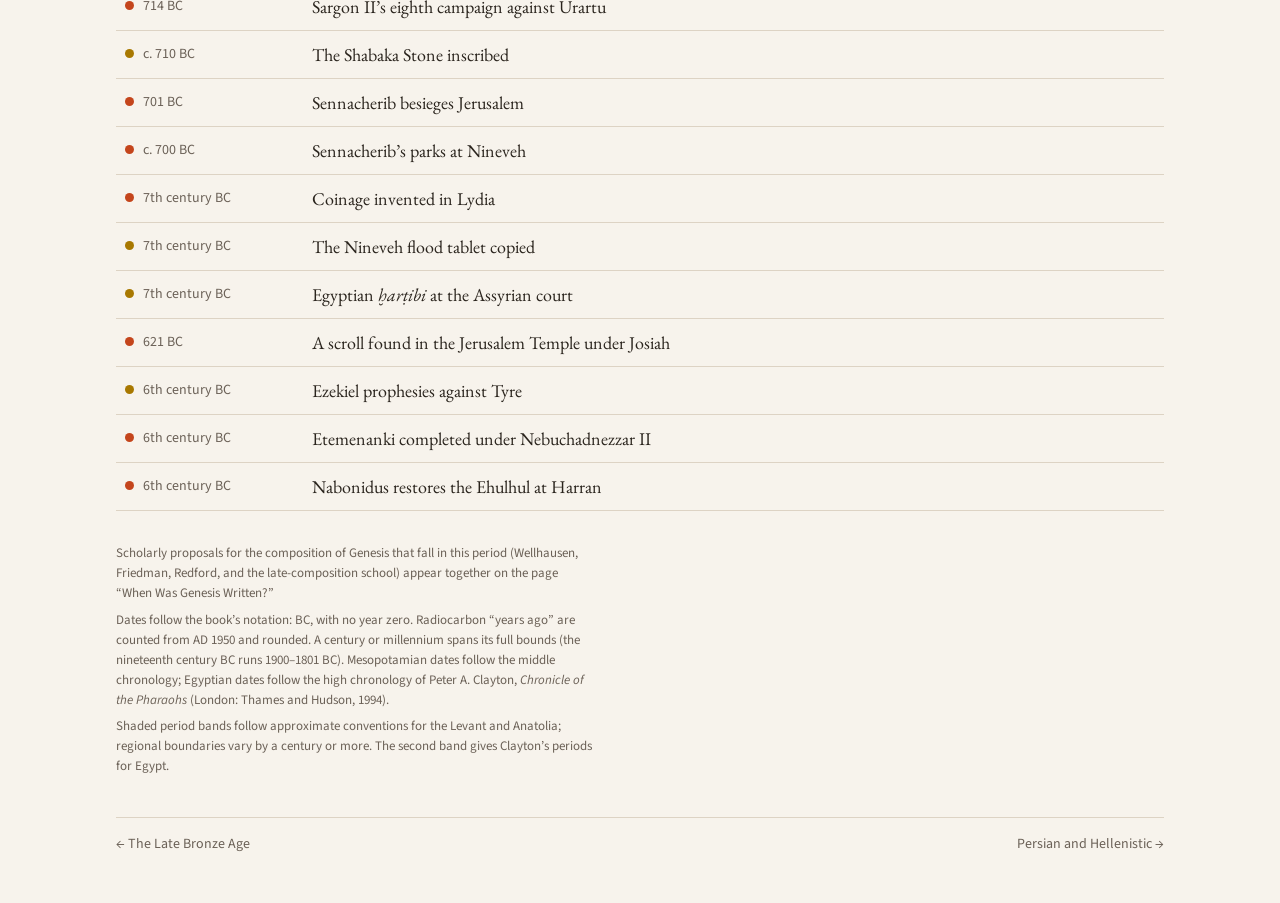
<file: timelines/iron-age.html>
<!doctype html>
<html lang="en">
<head>
<meta charset="utf-8">
<meta name="viewport" content="width=device-width, initial-scale=1">
<title>The Iron Age</title>
<meta name="description" content="Interactive timeline for The Eden Hypothesis: the Iron Age, c. 1177–539 BC.">
<link rel="preconnect" href="https://fonts.googleapis.com">
<link rel="preconnect" href="https://fonts.gstatic.com" crossorigin>
<link href="https://fonts.googleapis.com/css2?family=EB+Garamond:ital,wght@0,400;0,500;0,600;1,400&family=Source+Sans+3:wght@400;600&display=swap" rel="stylesheet">
<link rel="stylesheet" href="assets/timeline.css">
</head>
<body>
<div class="wrap" id="app"><noscript>This interactive timeline needs JavaScript.</noscript></div>
<script src="data/iron-age.js"></script>
<script src="assets/timeline.js"></script>
</body>
</html>
</file>
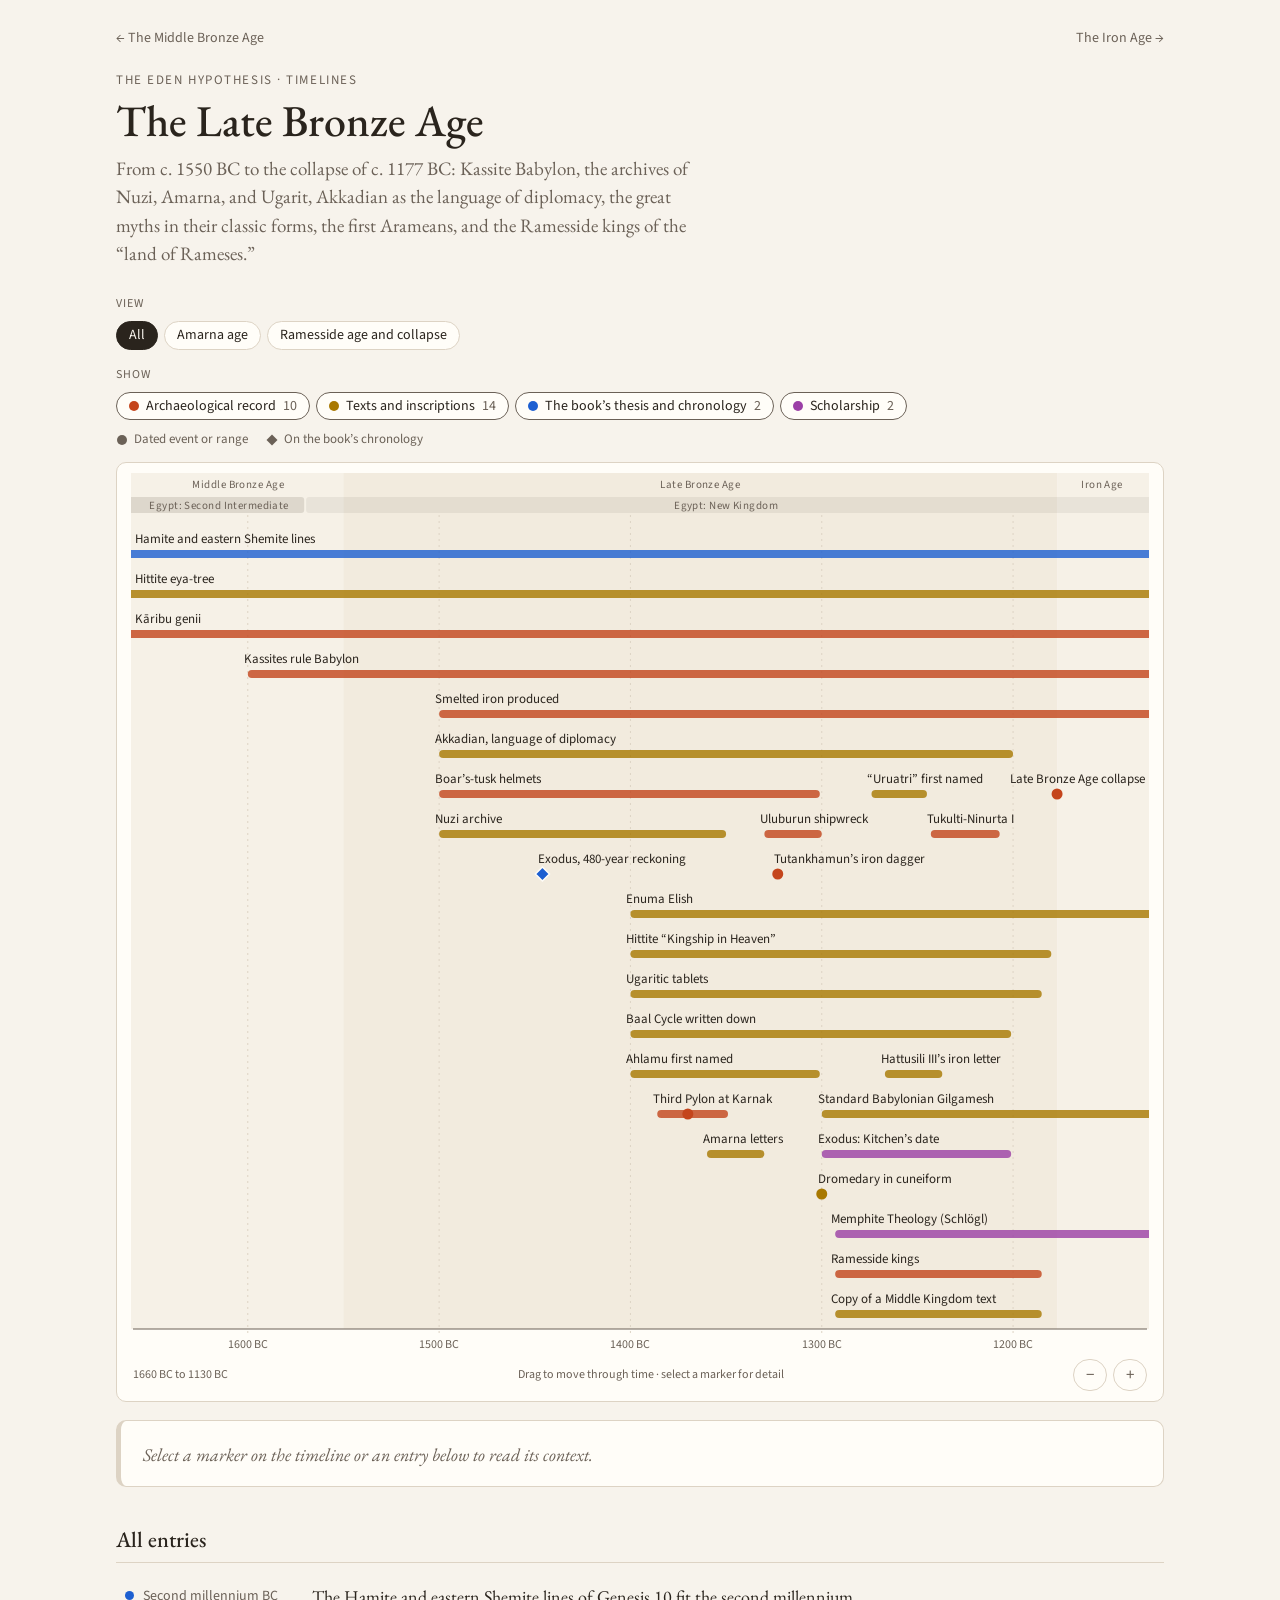
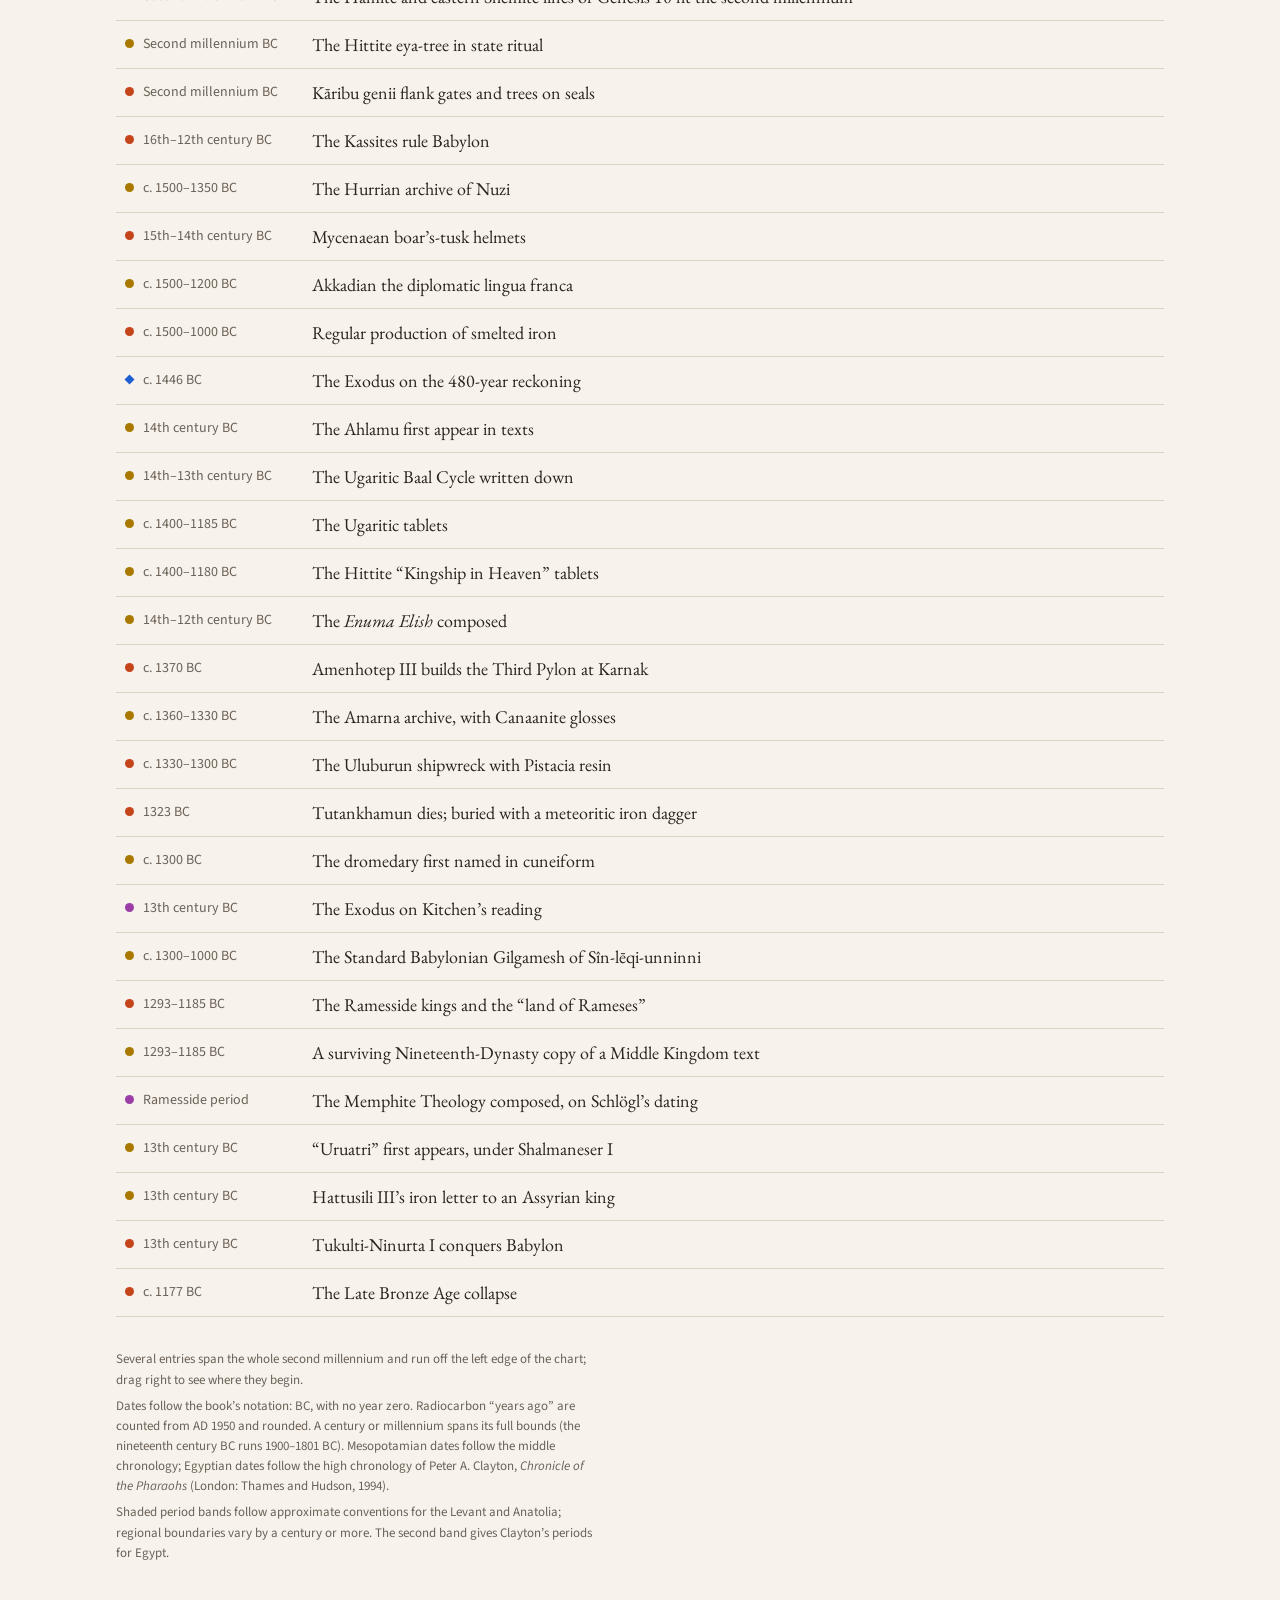
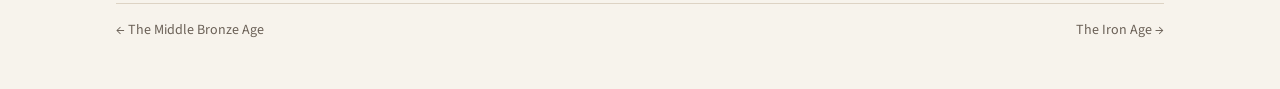
<file: timelines/late-bronze.html>
<!doctype html>
<html lang="en">
<head>
<meta charset="utf-8">
<meta name="viewport" content="width=device-width, initial-scale=1">
<title>The Late Bronze Age</title>
<meta name="description" content="Interactive timeline for The Eden Hypothesis: the Late Bronze Age, c. 1550–1177 BC.">
<link rel="preconnect" href="https://fonts.googleapis.com">
<link rel="preconnect" href="https://fonts.gstatic.com" crossorigin>
<link href="https://fonts.googleapis.com/css2?family=EB+Garamond:ital,wght@0,400;0,500;0,600;1,400&family=Source+Sans+3:wght@400;600&display=swap" rel="stylesheet">
<link rel="stylesheet" href="assets/timeline.css">
</head>
<body>
<div class="wrap" id="app"><noscript>This interactive timeline needs JavaScript.</noscript></div>
<script src="data/late-bronze.js"></script>
<script src="assets/timeline.js"></script>
</body>
</html>
</file>
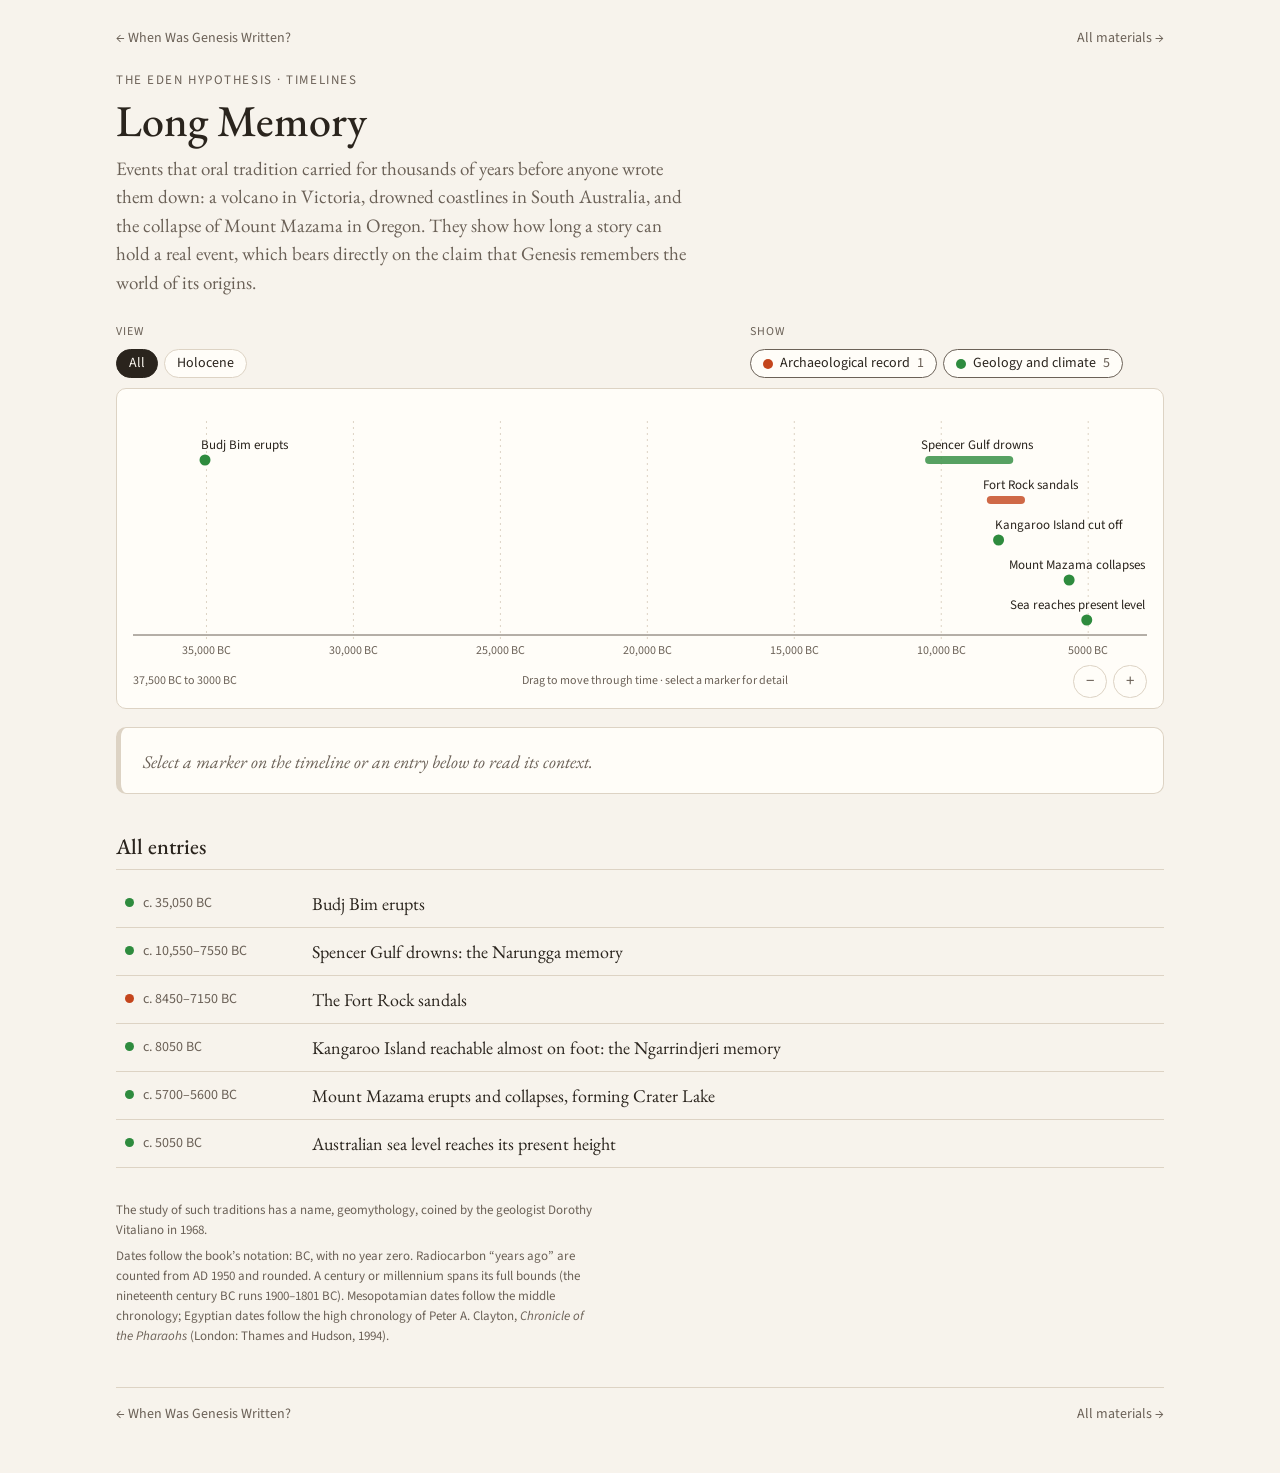
<file: timelines/long-memory.html>
<!doctype html>
<html lang="en">
<head>
<meta charset="utf-8">
<meta name="viewport" content="width=device-width, initial-scale=1">
<title>Long Memory</title>
<meta name="description" content="Interactive timeline for The Eden Hypothesis: events preserved in oral tradition for thousands of years.">
<link rel="preconnect" href="https://fonts.googleapis.com">
<link rel="preconnect" href="https://fonts.gstatic.com" crossorigin>
<link href="https://fonts.googleapis.com/css2?family=EB+Garamond:ital,wght@0,400;0,500;0,600;1,400&family=Source+Sans+3:wght@400;600&display=swap" rel="stylesheet">
<link rel="stylesheet" href="assets/timeline.css">
</head>
<body>
<div class="wrap" id="app"><noscript>This interactive timeline needs JavaScript.</noscript></div>
<script src="data/long-memory.js"></script>
<script src="assets/timeline.js"></script>
</body>
</html>
</file>
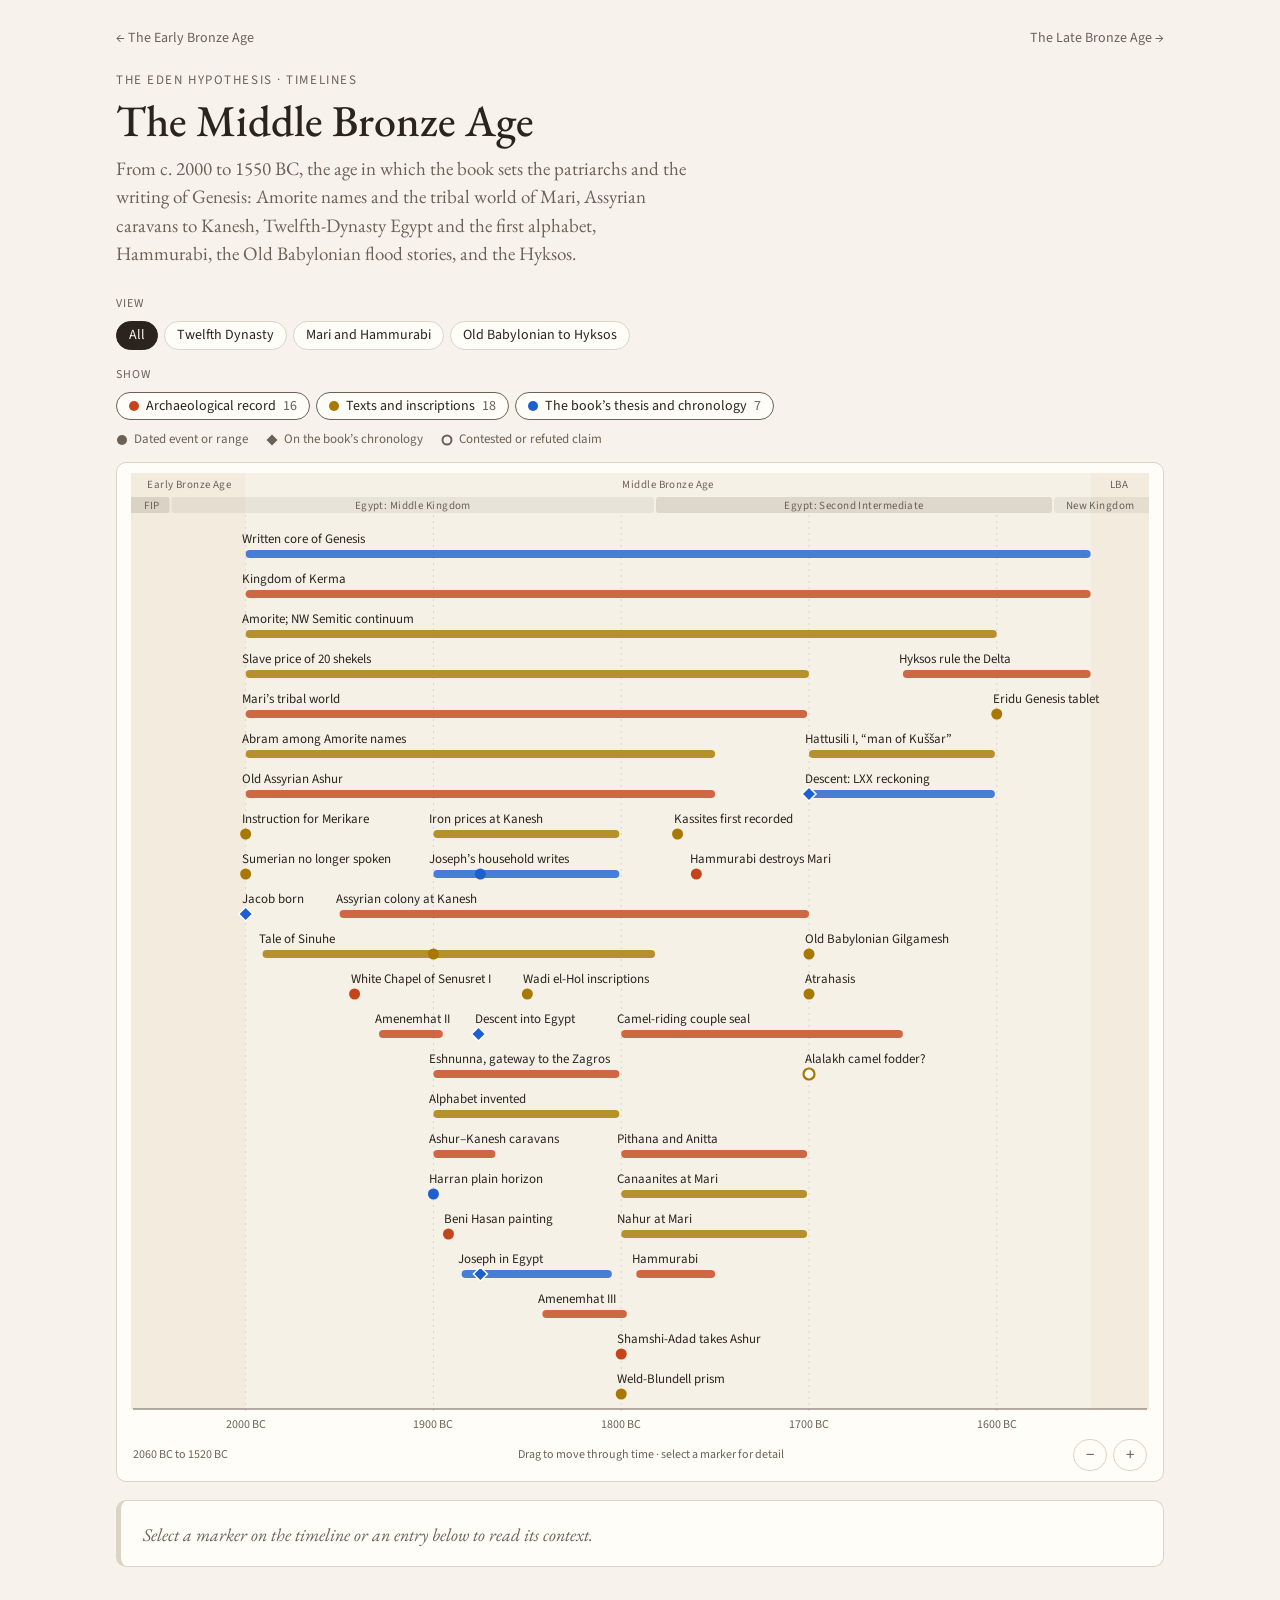
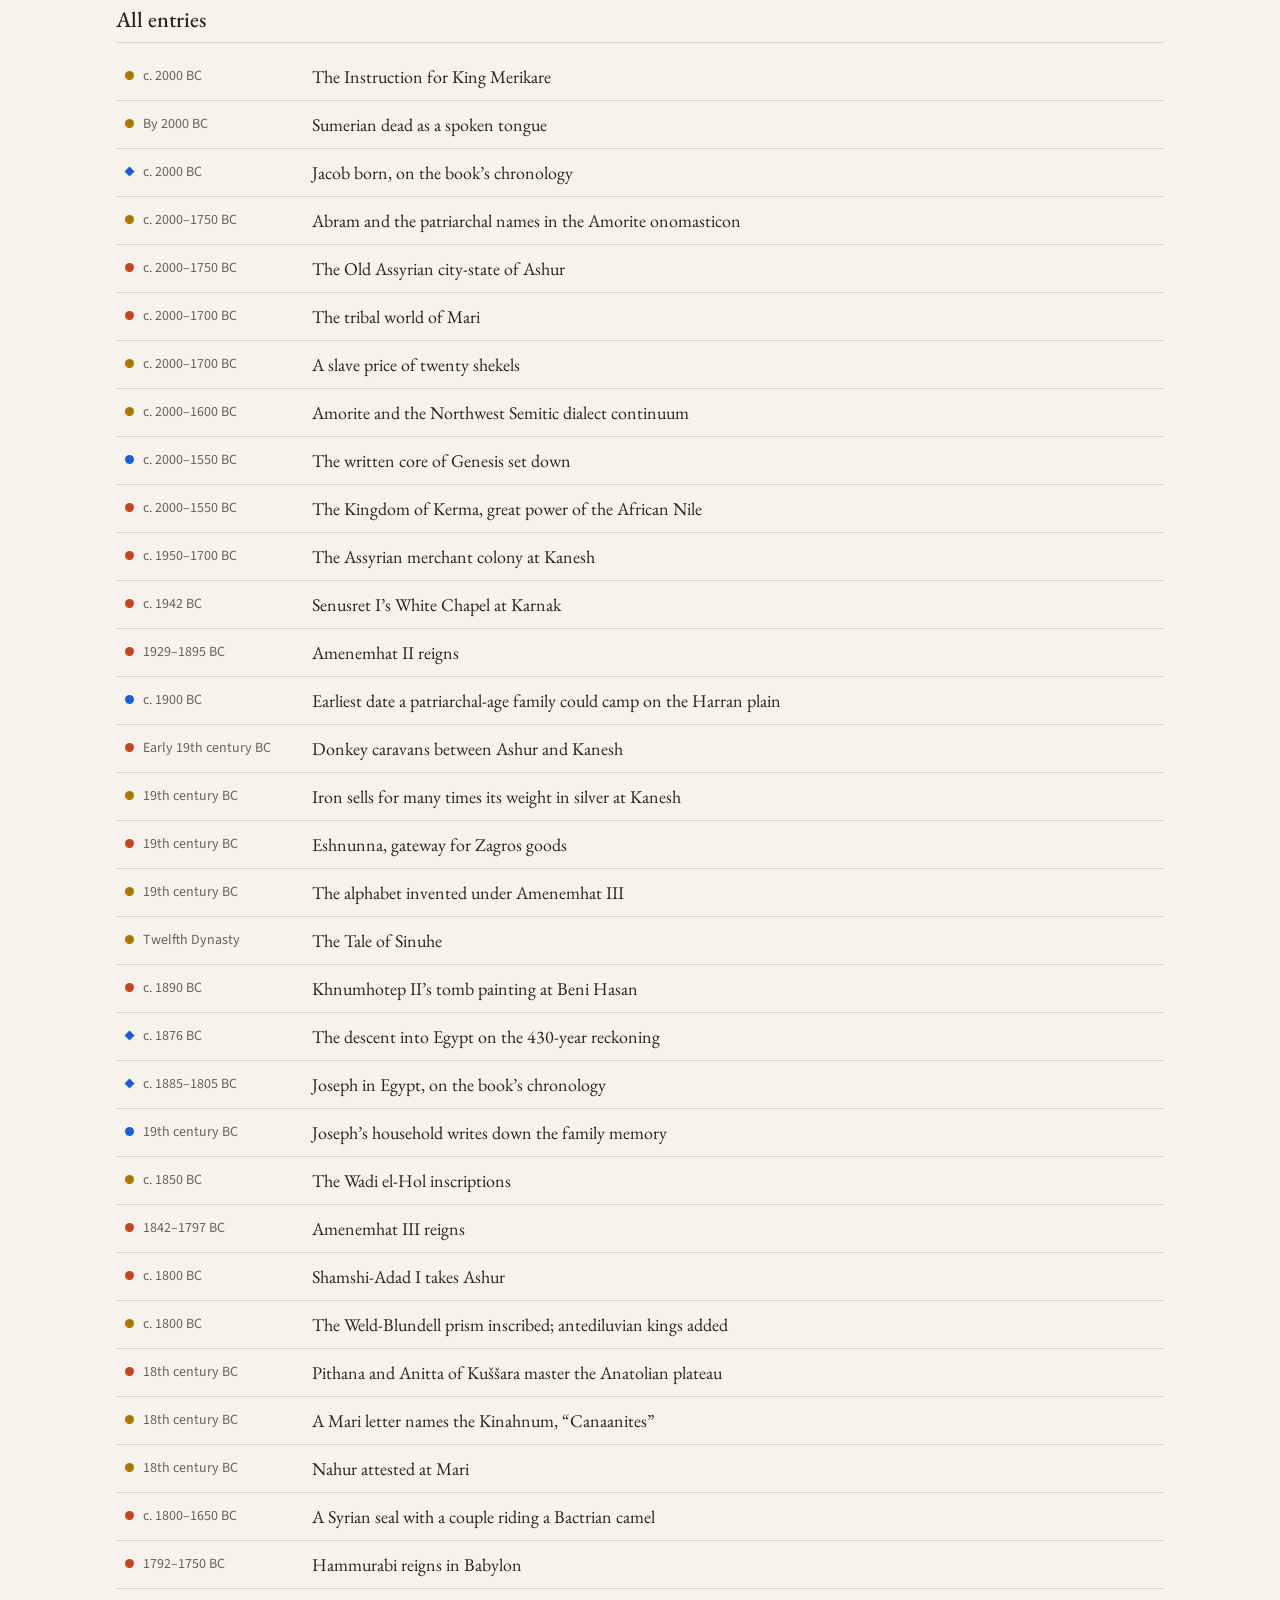
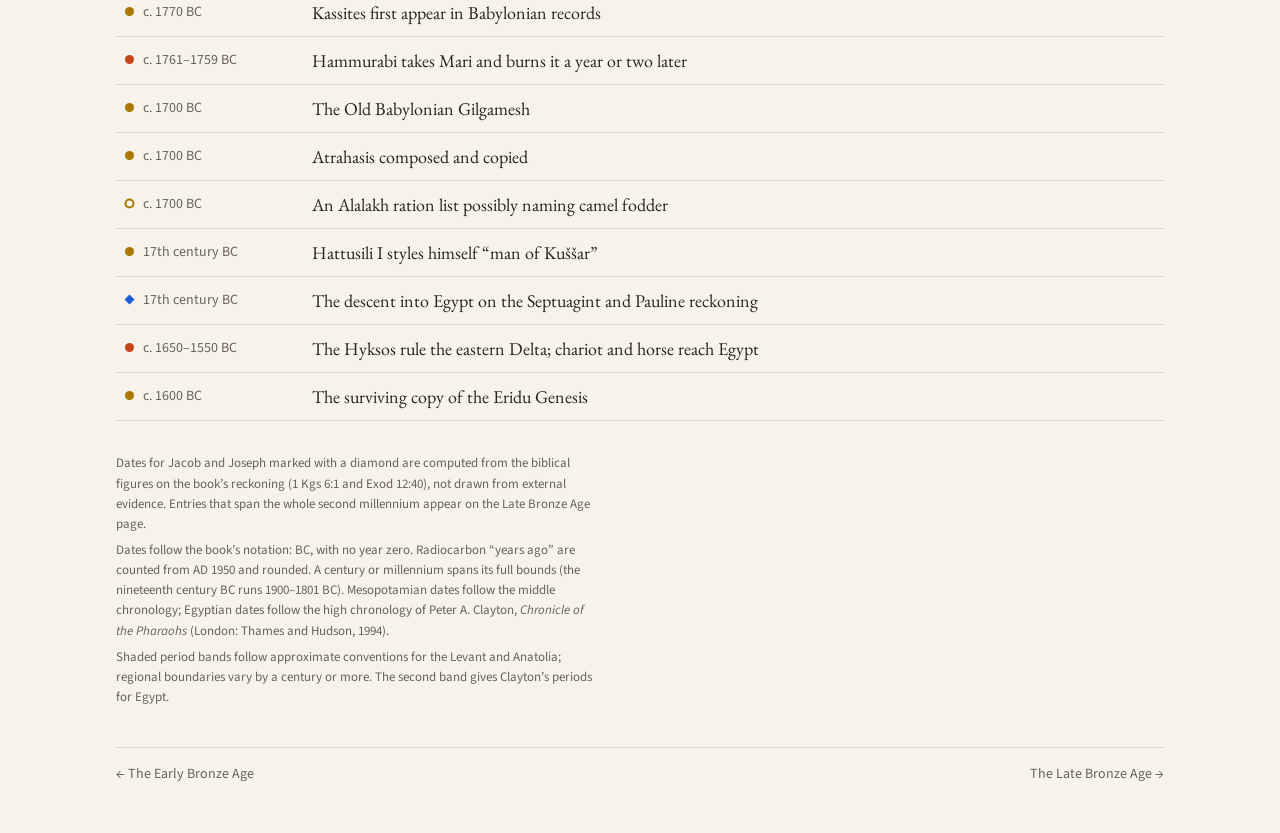
<file: timelines/middle-bronze.html>
<!doctype html>
<html lang="en">
<head>
<meta charset="utf-8">
<meta name="viewport" content="width=device-width, initial-scale=1">
<title>The Middle Bronze Age</title>
<meta name="description" content="Interactive timeline for The Eden Hypothesis: the Middle Bronze Age, c. 2000–1550 BC, the age of the patriarchs on the book's thesis.">
<link rel="preconnect" href="https://fonts.googleapis.com">
<link rel="preconnect" href="https://fonts.gstatic.com" crossorigin>
<link href="https://fonts.googleapis.com/css2?family=EB+Garamond:ital,wght@0,400;0,500;0,600;1,400&family=Source+Sans+3:wght@400;600&display=swap" rel="stylesheet">
<link rel="stylesheet" href="assets/timeline.css">
</head>
<body>
<div class="wrap" id="app"><noscript>This interactive timeline needs JavaScript.</noscript></div>
<script src="data/middle-bronze.js"></script>
<script src="assets/timeline.js"></script>
</body>
</html>
</file>
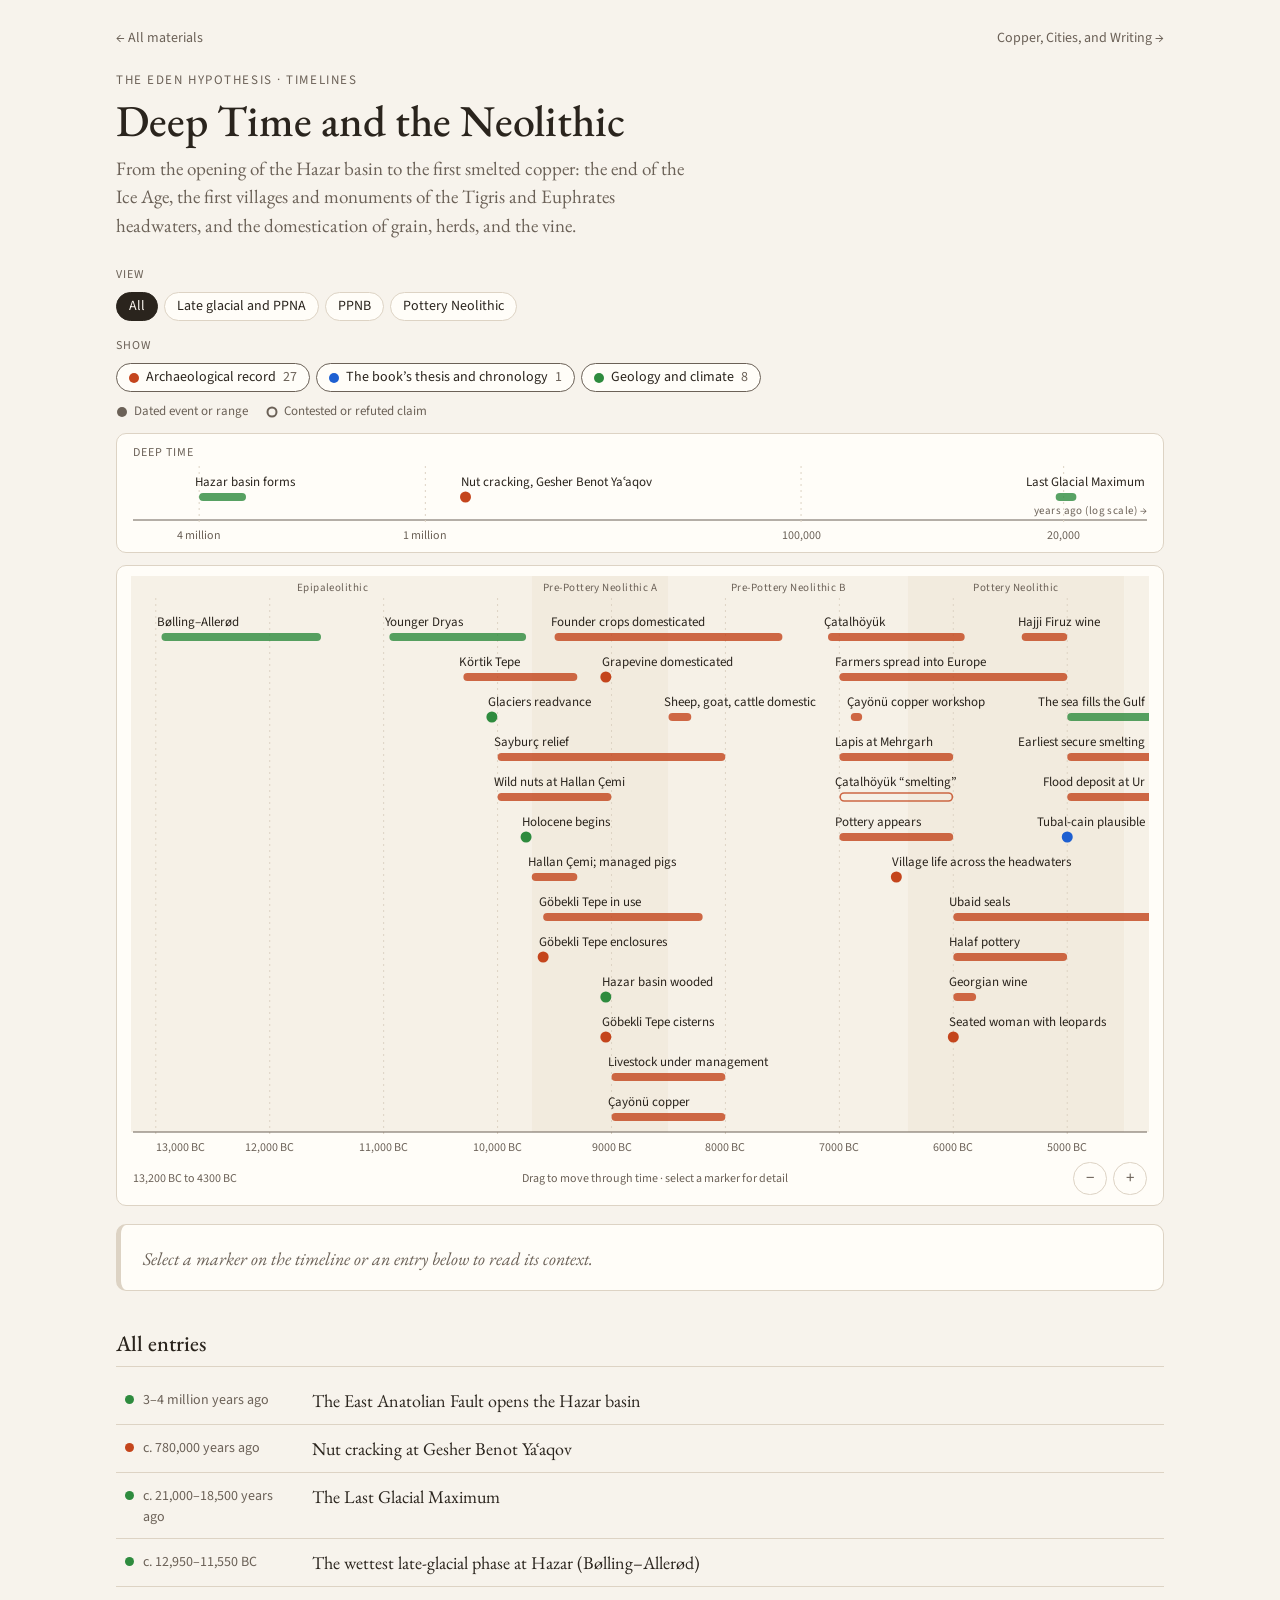
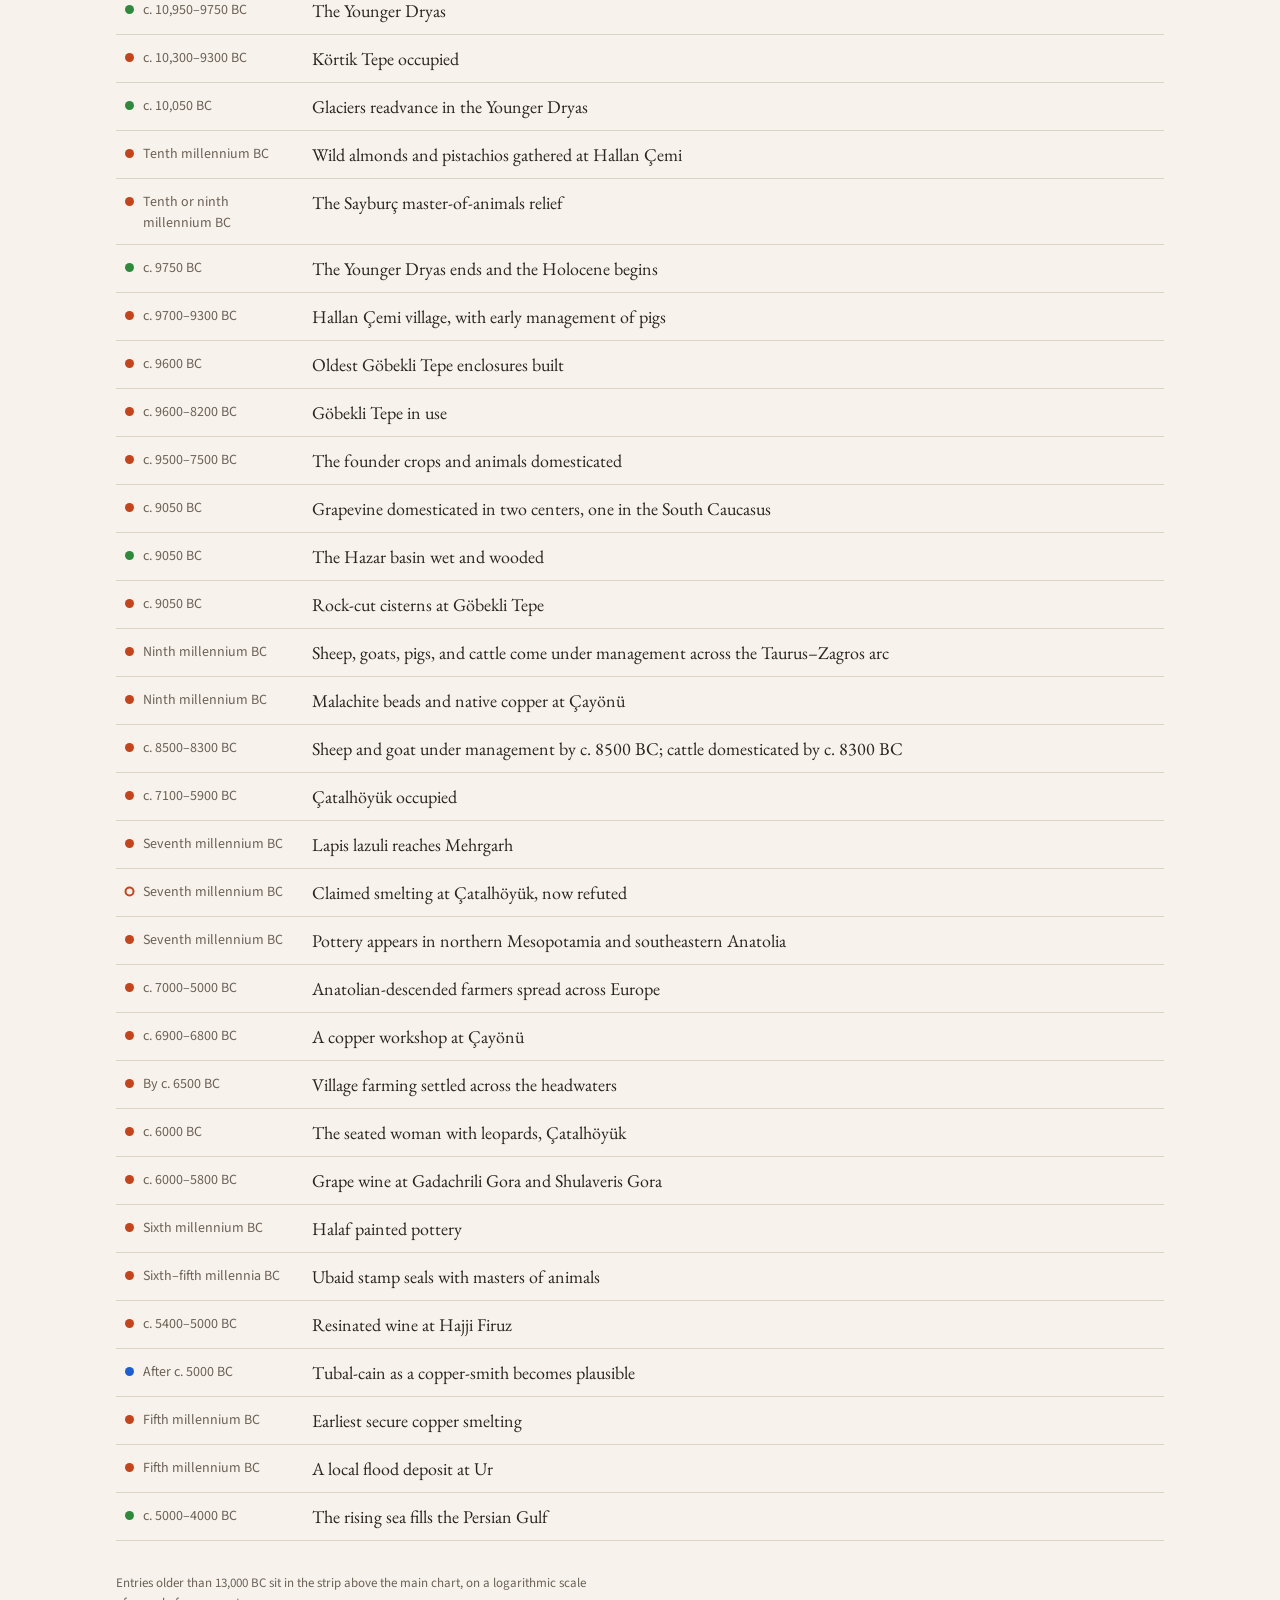
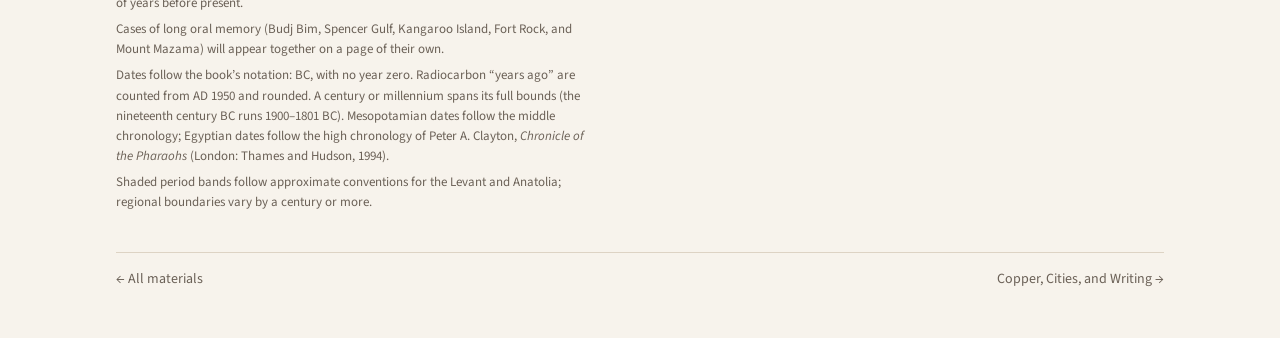
<file: timelines/neolithic.html>
<!doctype html>
<html lang="en">
<head>
<meta charset="utf-8">
<meta name="viewport" content="width=device-width, initial-scale=1">
<title>Deep Time and the Neolithic</title>
<meta name="description" content="Interactive timeline for The Eden Hypothesis: deep time, the end of the Ice Age, and the Neolithic of the Tigris and Euphrates headwaters, to c. 4500 BC.">
<link rel="preconnect" href="https://fonts.googleapis.com">
<link rel="preconnect" href="https://fonts.gstatic.com" crossorigin>
<link href="https://fonts.googleapis.com/css2?family=EB+Garamond:ital,wght@0,400;0,500;0,600;1,400&family=Source+Sans+3:wght@400;600&display=swap" rel="stylesheet">
<link rel="stylesheet" href="assets/timeline.css">
</head>
<body>
<div class="wrap" id="app"><noscript>This interactive timeline needs JavaScript.</noscript></div>
<script src="data/neolithic.js"></script>
<script src="assets/timeline.js"></script>
</body>
</html>
</file>
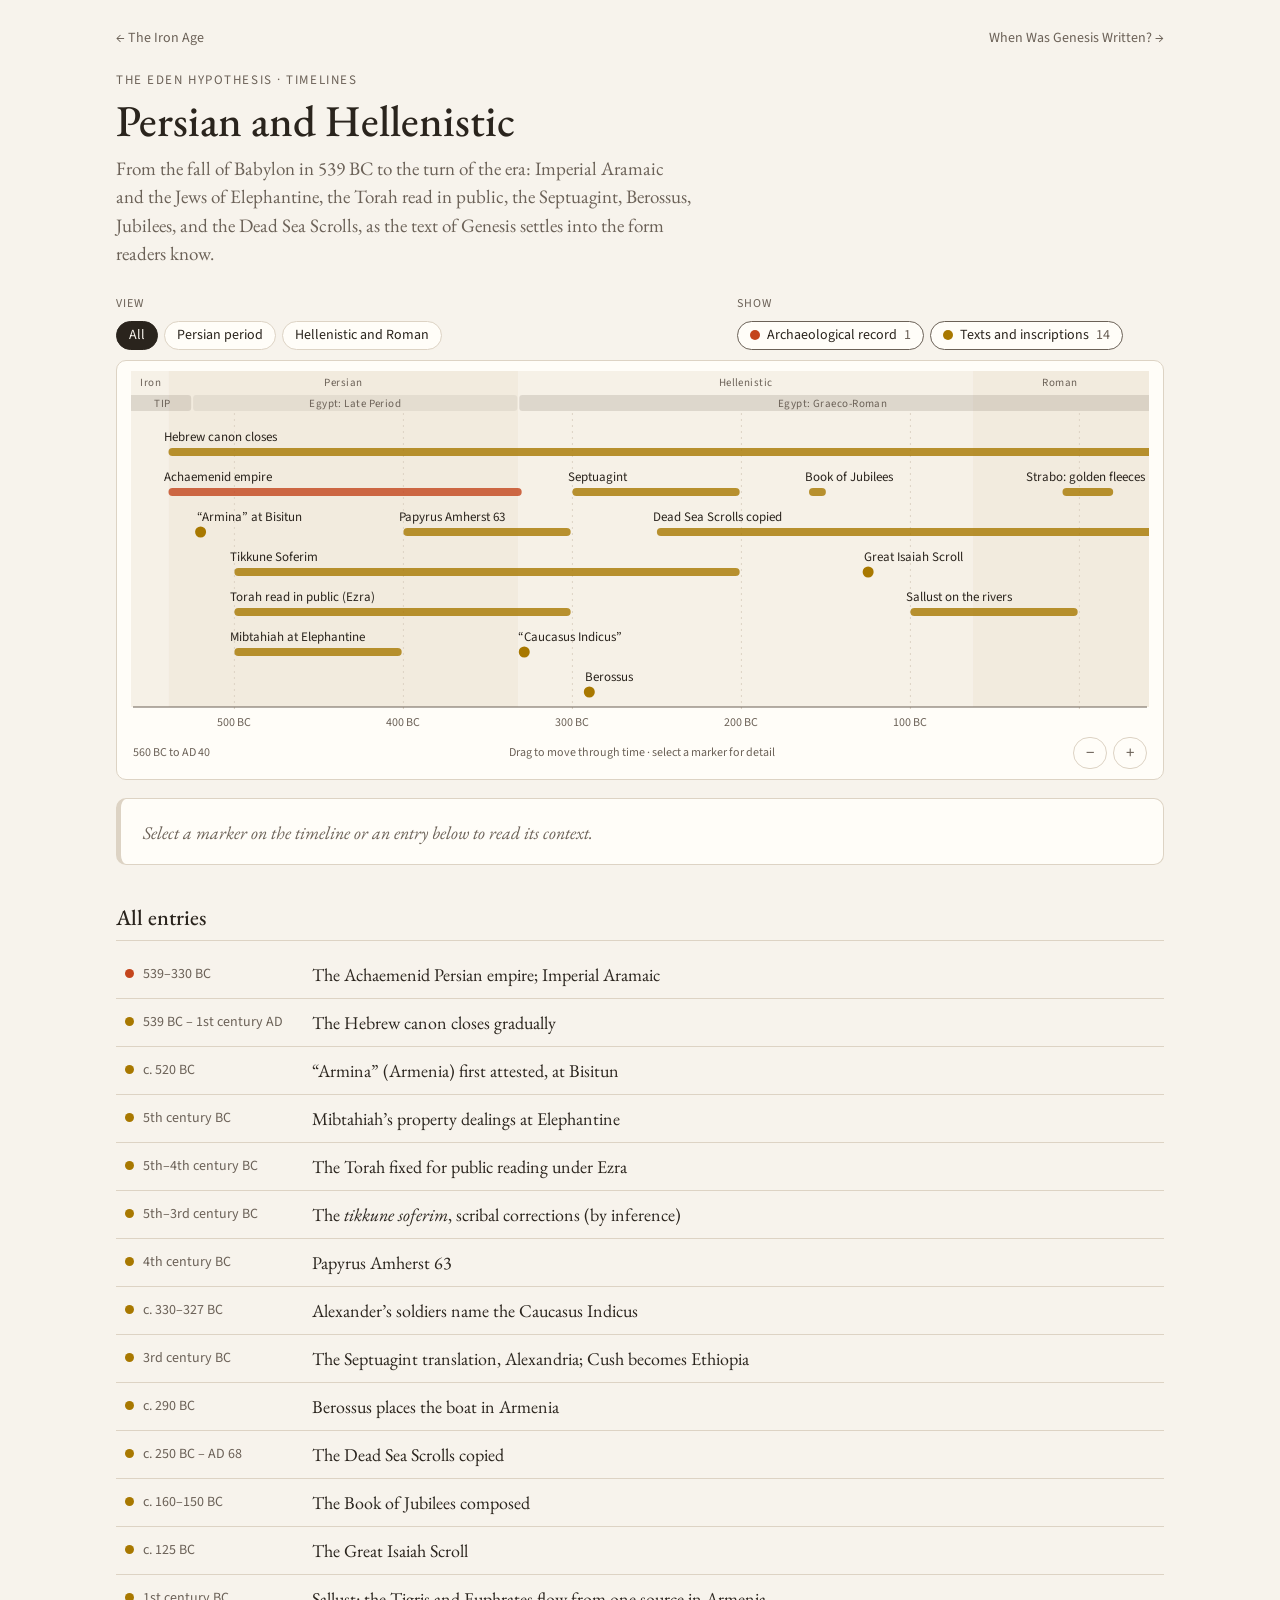
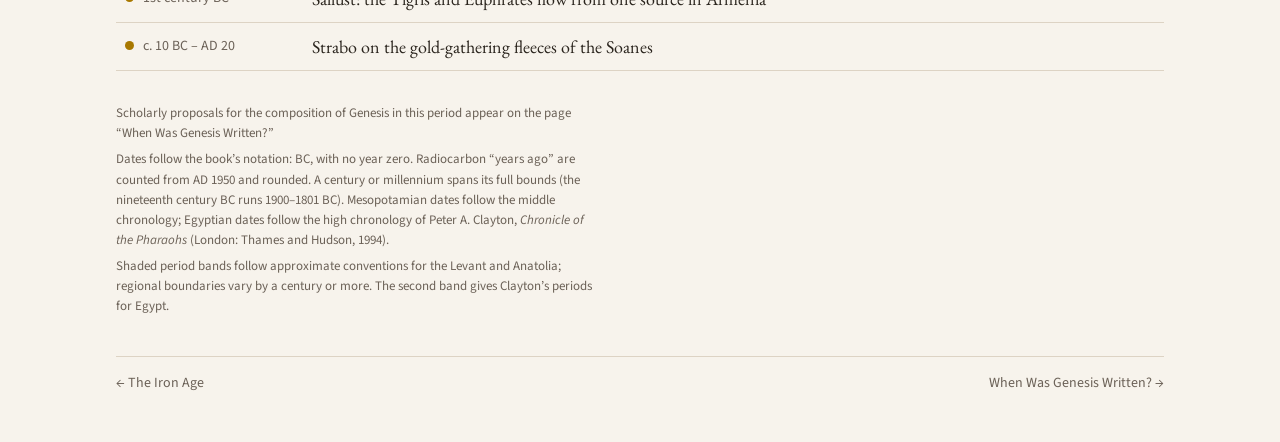
<file: timelines/persian-hellenistic.html>
<!doctype html>
<html lang="en">
<head>
<meta charset="utf-8">
<meta name="viewport" content="width=device-width, initial-scale=1">
<title>Persian and Hellenistic</title>
<meta name="description" content="Interactive timeline for The Eden Hypothesis: the Persian and Hellenistic periods, 539 BC to the turn of the era.">
<link rel="preconnect" href="https://fonts.googleapis.com">
<link rel="preconnect" href="https://fonts.gstatic.com" crossorigin>
<link href="https://fonts.googleapis.com/css2?family=EB+Garamond:ital,wght@0,400;0,500;0,600;1,400&family=Source+Sans+3:wght@400;600&display=swap" rel="stylesheet">
<link rel="stylesheet" href="assets/timeline.css">
</head>
<body>
<div class="wrap" id="app"><noscript>This interactive timeline needs JavaScript.</noscript></div>
<script src="data/persian-hellenistic.js"></script>
<script src="assets/timeline.js"></script>
</body>
</html>
</file>
<file: timelines/assets/timeline.css>
:root{
  --bg:#f7f3ec; --surface:#fffdf8; --ink:#2a241d; --muted:#6b6157; --rule:#ddd3c4; --band-a:#efe7da; --band-b:#e7dccb;
  --k-record:#c4451c; --k-text:#a87800; --k-thesis:#1d5fd1; --k-scholarship:#9b3fa6; --k-climate:#2e8b3e; --focus:#c8891d;
  --serif:"EB Garamond", Garamond, Georgia, serif; --sans:"Source Sans 3", system-ui, -apple-system, "Segoe UI", sans-serif;
}
@media (prefers-color-scheme: dark){
  :root:not([data-theme="light"]){
    --bg:#1b1815; --surface:#24201c; --ink:#ede6db; --muted:#a99e90; --rule:#3b342d; --band-a:#2a2521; --band-b:#312b26;
    --k-record:#ff8a5c; --k-text:#e8c04a; --k-thesis:#7aa9ff; --k-scholarship:#d58ae0; --k-climate:#6cc97a; --focus:#e9b04a;
  }
}
:root[data-theme="dark"]{
  --bg:#1b1815; --surface:#24201c; --ink:#ede6db; --muted:#a99e90; --rule:#3b342d; --band-a:#2a2521; --band-b:#312b26;
  --k-record:#ff8a5c; --k-text:#e8c04a; --k-thesis:#7aa9ff; --k-scholarship:#d58ae0; --k-climate:#6cc97a; --focus:#e9b04a;
}
*{box-sizing:border-box}
html,body{margin:0;padding:0}
body{background:var(--bg);color:var(--ink);font-family:var(--serif);font-size:18px;line-height:1.5;-webkit-font-smoothing:antialiased}
a{color:inherit}
.wrap{max-width:1080px;margin:0 auto;padding:28px 16px 48px}
.pagenav{display:flex;justify-content:space-between;gap:12px;font-family:var(--sans);font-size:14px;color:var(--muted);margin-bottom:22px;flex-wrap:wrap}
.pagenav a{text-decoration:none;color:var(--muted)}
.pagenav a:hover{color:var(--ink);text-decoration:underline}
.pagenav.bottom{margin:40px 0 0;padding-top:16px;border-top:1px solid var(--rule)}
header .kicker{font-family:var(--sans);font-size:13px;letter-spacing:.12em;text-transform:uppercase;color:var(--muted);margin:0 0 6px}
header .kicker a{text-decoration:none}
header h1{font-weight:500;font-size:clamp(30px,5vw,44px);line-height:1.1;margin:0 0 10px}
header p.lede{margin:0;max-width:64ch;color:var(--muted);font-size:19px}
.controls{display:flex;flex-wrap:wrap;gap:16px 24px;align-items:flex-start;justify-content:space-between;margin:26px 0 10px}
.group{display:flex;flex-wrap:wrap;gap:6px;align-items:center}
.group-label{font-family:var(--sans);font-size:12px;letter-spacing:.08em;text-transform:uppercase;color:var(--muted);width:100%;margin-bottom:2px}
button{font:inherit;color:inherit}
.chip{font-family:var(--sans);font-size:14px;border:1px solid var(--rule);background:var(--surface);border-radius:999px;padding:5px 12px;cursor:pointer;display:inline-flex;align-items:center;gap:7px;line-height:1.2}
.chip:hover{border-color:var(--muted)}
.chip[disabled]{opacity:.4;cursor:default}
.chip[aria-pressed="true"]{background:var(--ink);color:var(--bg);border-color:var(--ink)}
.chip.kind[aria-pressed="false"]{opacity:.5}
.chip.kind[aria-pressed="true"]{background:var(--surface);color:var(--ink);border-color:var(--muted)}
.dot{width:10px;height:10px;border-radius:50%;display:inline-block;flex:none}
.zoombtns{display:flex;gap:6px}
.chip.icon{width:34px;justify-content:center;padding:5px 0;font-size:17px}
:focus-visible{outline:2px solid var(--focus);outline-offset:2px}
.legend{font-family:var(--sans);font-size:13px;color:var(--muted);display:flex;flex-wrap:wrap;gap:4px 18px;margin:0 0 12px}
.legend span{display:inline-flex;align-items:center;gap:6px}
.legend svg{flex:none}

.panel{background:var(--surface);border:1px solid var(--rule);border-radius:10px;position:relative}
.chart{padding:10px 0 4px;touch-action:pan-y;user-select:none;-webkit-user-select:none}
.chart svg{display:block;width:100%;cursor:grab}
.chart svg.dragging{cursor:grabbing}
.prelude{padding:10px 0 4px;margin-bottom:12px}
.prelude svg{display:block;width:100%}
.panel-title{font-family:var(--sans);font-size:12px;letter-spacing:.08em;text-transform:uppercase;color:var(--muted);padding:0 16px 4px}
.hint{font-family:var(--sans);font-size:12px;color:var(--muted);padding:2px 16px 6px;display:flex;justify-content:space-between;align-items:center;gap:12px;flex-wrap:wrap}
.band-label{font-family:var(--sans);font-size:11px;fill:var(--muted);letter-spacing:.04em}
.group-head{font-family:var(--sans);font-size:12px;letter-spacing:.08em;text-transform:uppercase;fill:var(--muted);font-weight:600}
.tick text{font-family:var(--sans);font-size:12px;fill:var(--muted)}
.tick line{stroke:var(--rule)}
.ev{cursor:pointer}
.ev text{font-family:var(--sans);font-size:13px;fill:var(--ink)}
.ev .hit{fill:transparent}
.ev:hover text,.ev.sel text{font-weight:600}
.ev:focus{outline:none}
.ev:focus-visible .hit{stroke:var(--focus);stroke-width:2}

.detail{margin-top:18px;background:var(--surface);border:1px solid var(--rule);border-left:5px solid var(--kc,var(--rule));border-radius:10px;padding:20px 22px 18px}
.detail .meta{font-family:var(--sans);font-size:13px;color:var(--muted);letter-spacing:.04em;display:flex;gap:6px 12px;flex-wrap:wrap;align-items:center}
.detail .meta .kind-name{color:var(--kc);font-weight:600;text-transform:uppercase;letter-spacing:.08em;font-size:12px}
.detail .tag{border:1px solid var(--rule);border-radius:999px;padding:1px 9px;font-size:12px}
.detail h2{font-weight:500;font-size:clamp(24px,3.4vw,30px);line-height:1.2;margin:6px 0 4px}
.detail .when{font-size:21px;margin:0 0 4px}
.detail .written{color:var(--muted);font-style:italic;margin:0 0 4px;font-size:17px}
.detail .ctx{margin:10px 0 0;max-width:70ch}
.detail .refs{font-family:var(--sans);font-size:13px;color:var(--muted);margin:12px 0 0}
.detail .nav{display:flex;gap:8px;margin-top:16px;font-family:var(--sans)}
.detail .nav .chip{font-size:13px}
.empty{color:var(--muted);font-style:italic;margin:0}

h3.list-h{font-weight:500;font-size:22px;margin:36px 0 10px;border-bottom:1px solid var(--rule);padding-bottom:6px}
ol.list{list-style:none;margin:0;padding:0}
ol.list li{border-bottom:1px solid var(--rule)}
ol.list li.group-row{font-family:var(--sans);font-size:12px;letter-spacing:.08em;text-transform:uppercase;color:var(--muted);padding:18px 8px 6px;font-weight:600}
ol.list button{all:unset;box-sizing:border-box;display:grid;grid-template-columns:170px 1fr;gap:4px 18px;width:100%;padding:10px 8px;cursor:pointer;border-radius:6px}
ol.list button:hover{background:var(--band-a)}
ol.list button:focus-visible{outline:2px solid var(--focus)}
ol.list li.sel button{background:var(--band-b)}
.l-date{font-family:var(--sans);font-size:14px;color:var(--muted);padding-top:3px;display:flex;gap:8px;align-items:baseline}
.l-date svg{flex:none;transform:translateY(1px)}
.l-title{font-size:18px}
@media (max-width:560px){
  ol.list button{grid-template-columns:1fr;gap:0}
  .detail{padding:16px}
}
footer{margin-top:32px;font-family:var(--sans);font-size:13px;color:var(--muted);line-height:1.55;max-width:80ch}
footer p{margin:0 0 6px}
</file>
